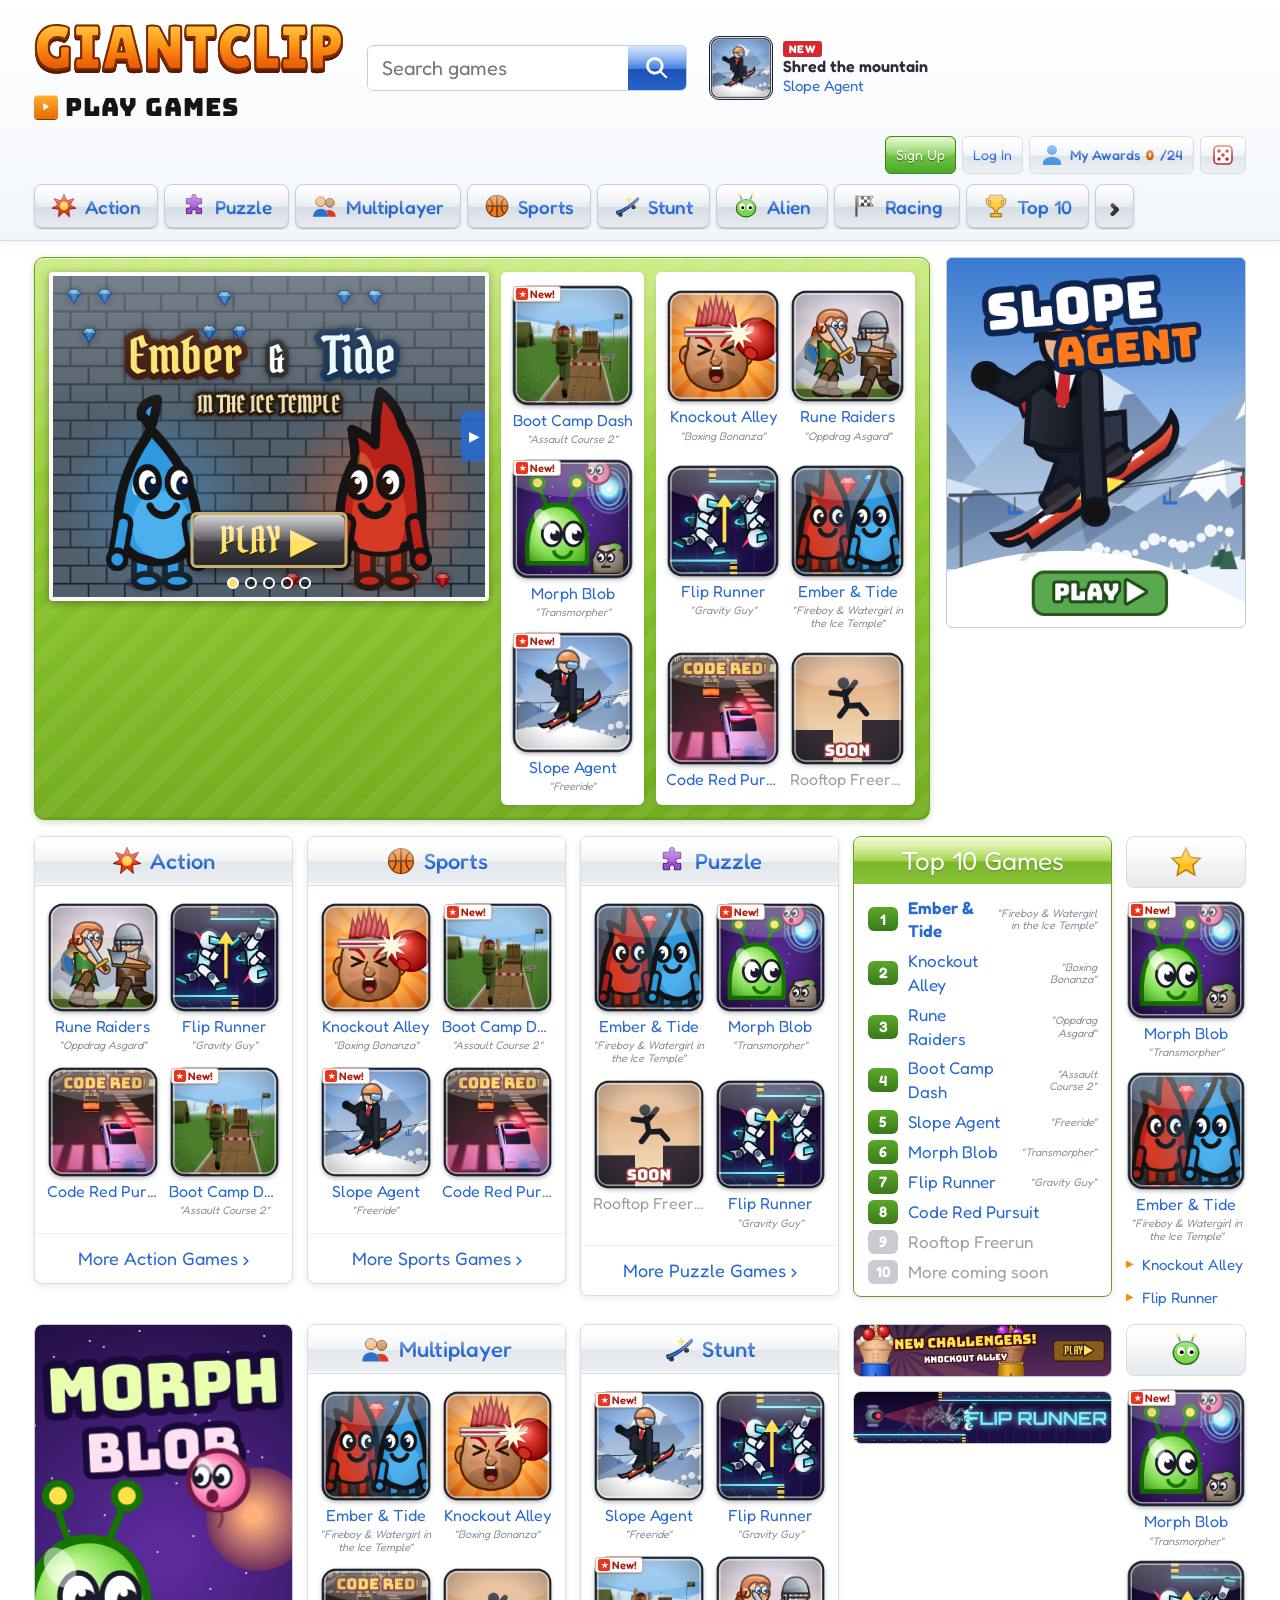
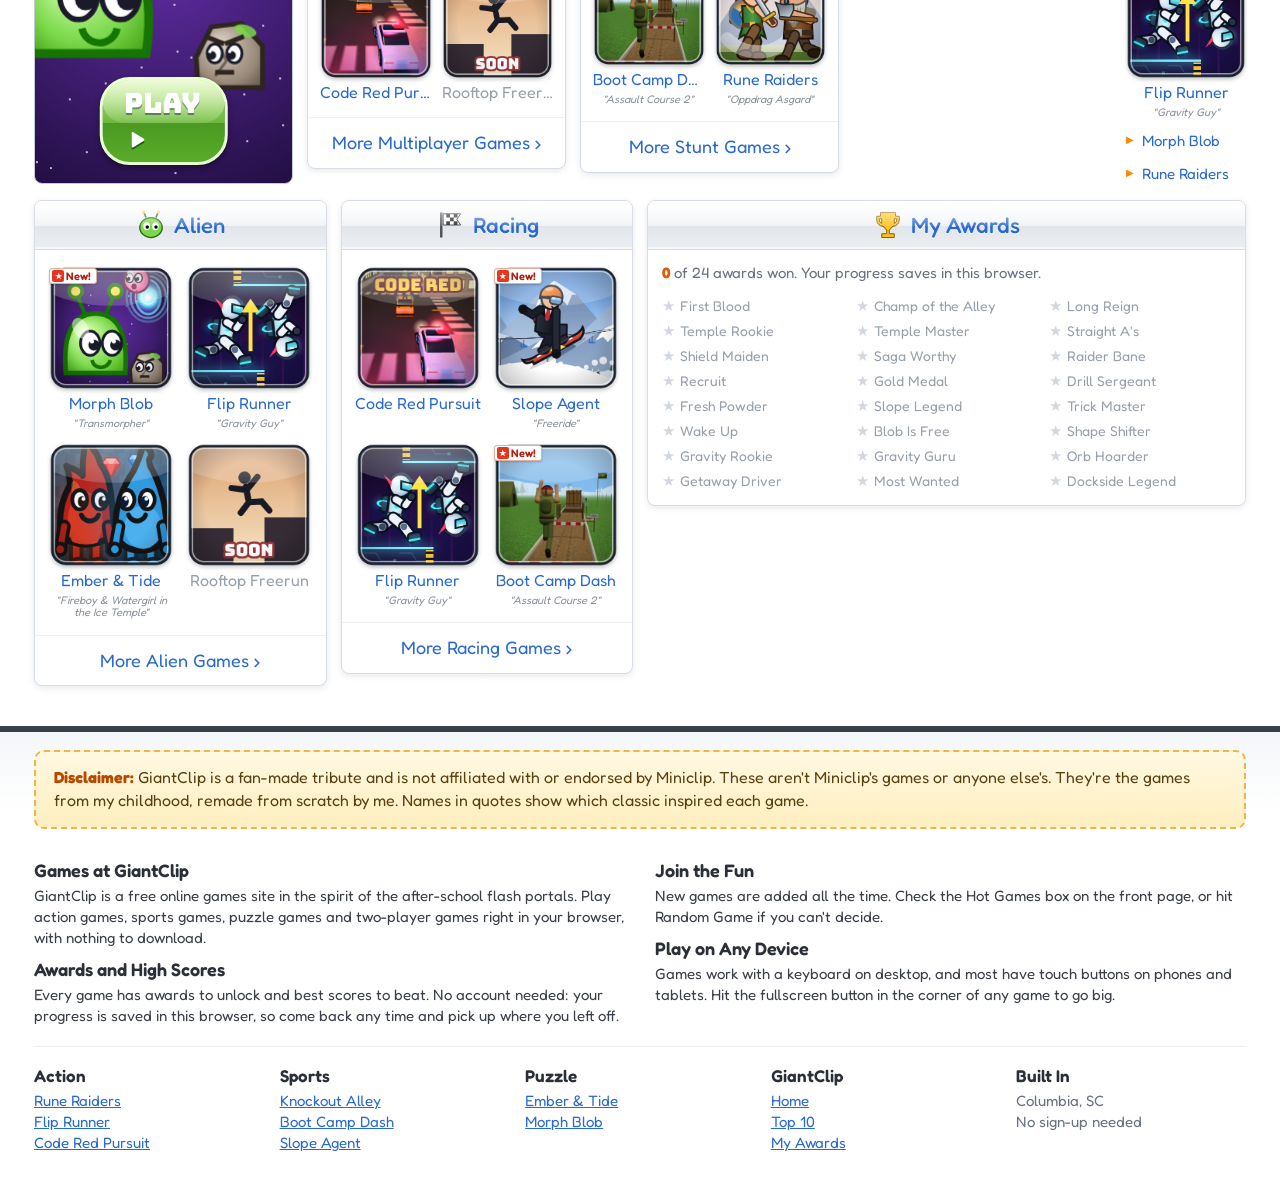
<file: index.html>
<!doctype html>
<html lang="en">
<head>
<meta charset="utf-8">
<meta name="viewport" content="width=device-width, initial-scale=1, viewport-fit=cover">
<title>GiantClip - Play Free Online Games</title>
<meta name="description" content="Free online games: boxing, temple puzzles, snowboarding, obstacle courses and more. No downloads.">
<link rel="preconnect" href="https://fonts.googleapis.com">
<link rel="stylesheet" href="https://fonts.googleapis.com/css2?family=Black+Ops+One&family=Bungee&family=Cinzel:wght@700;900&family=Metamorphous&family=Fredoka:wght@400;500;600;700&family=Lilita+One&family=Orbitron:wght@700&family=Pirata+One&display=swap">
<link rel="stylesheet" href="css/site.css">
</head>
<body>
<svg class="sprite" aria-hidden="true">
  <symbol id="i-search" viewBox="0 0 24 24"><path fill-rule="evenodd" d="M10 2a8 8 0 016.3 12.9l5.4 5.4-1.4 1.4-5.4-5.4A8 8 0 1110 2zm0 2.5a5.5 5.5 0 100 11 5.5 5.5 0 000-11z"/></symbol>
  <symbol id="i-action" viewBox="0 0 24 24"><path fill="#e8361e" stroke="#7a1a08" stroke-width=".8" d="M12 1l2.6 6.3 6.6-2.2-3.6 5.9L23 14l-6.7 1.1.8 6.9-5.1-4.6L6.9 22l.8-6.9L1 14l5.4-3-3.6-5.9 6.6 2.2z"/><circle cx="12" cy="12" r="4" fill="#ffd23a"/></symbol>
  <symbol id="i-sports" viewBox="0 0 24 24"><circle cx="12" cy="12" r="10" fill="#f07a1a" stroke="#7a3a08"/><path d="M2 12h20M12 2v20M5 5c4 3 4 11 0 14M19 5c-4 3-4 11 0 14" stroke="#5a2a04" stroke-width="1.2" fill="none"/></symbol>
  <symbol id="i-racing" viewBox="0 0 24 24"><path fill="#555" d="M4 2h2v20H4z"/><path fill="#fff" stroke="#333" stroke-width=".8" d="M6.5 3h14l-3 4.5 3 4.5h-14z"/><path fill="#222" d="M9 3h3v3H9zm6 0h3v3h-3zm-3 3h3v3h-3zm-3 3h3v3H9zm6 0h3v3h-3z"/></symbol>
  <symbol id="i-multi" viewBox="0 0 24 24"><circle cx="8" cy="8" r="4.5" fill="#f0b47e" stroke="#7a4a1e" stroke-width=".8"/><circle cx="16.5" cy="9" r="4" fill="#c98a52" stroke="#5a3010" stroke-width=".8"/><path fill="#2c71c8" d="M1 22c0-4.5 3-7.5 7-7.5s7 3 7 7.5z"/><path fill="#e8361e" d="M15 22c0-2.4-.7-4.4-2-5.8.8-.3 1.7-.5 2.6-.5 3.5 0 6.4 2.6 6.4 6.3z"/></symbol>
  <symbol id="i-puzzle" viewBox="0 0 24 24"><path fill="#a04ad8" stroke="#4a1a6a" stroke-width=".8" d="M10 3a2 2 0 014 0v2h5v5h-2a2 2 0 000 4h2v5h-5v-2a2 2 0 00-4 0v2H5v-5h2a2 2 0 000-4H5V5h5z"/></symbol>
  <symbol id="i-stunt" viewBox="0 0 24 24"><path fill="#2f6fd0" stroke="#0d2350" stroke-width=".8" d="M2 17c6-1 13-6 20-13l1 2C16 13 9 18 3 20z"/><circle cx="6" cy="20" r="2" fill="#333"/><circle cx="18" cy="13" r="2" fill="#333"/><path fill="#ffd23a" d="M14 2l1 3 3 1-3 1-1 3-1-3-3-1 3-1z"/></symbol>
  <symbol id="i-alien" viewBox="0 0 24 24"><ellipse cx="12" cy="14" rx="9" ry="8" fill="#7ad84a" stroke="#2a6a1a"/><ellipse cx="8.5" cy="13" rx="2.6" ry="3.2" fill="#fff"/><ellipse cx="15.5" cy="13" rx="2.6" ry="3.2" fill="#fff"/><circle cx="9" cy="13.5" r="1.4"/><circle cx="16" cy="13.5" r="1.4"/><path d="M8 6L6 1M16 6l2-5" stroke="#2a6a1a" stroke-width="1.4"/><circle cx="6" cy="1.5" r="1.4" fill="#ffd23a"/><circle cx="18" cy="1.5" r="1.4" fill="#ffd23a"/></symbol>
  <symbol id="i-top" viewBox="0 0 24 24"><path fill="#ffc21a" stroke="#8a5a00" stroke-width=".8" d="M6 2h12v3h3v3a5 5 0 01-5 5h-.3A6 6 0 0113 15.9V19h4v3H7v-3h4v-3.1A6 6 0 018.3 13H8a5 5 0 01-5-5V5h3zM5 7v1a3 3 0 002 2.8V7zm14 0h-2v3.8A3 3 0 0019 8z"/></symbol>
  <symbol id="i-star" viewBox="0 0 24 24"><path fill="#ffc21a" stroke="#b07a00" d="M12 2l3 6.6 7 .8-5.2 4.8 1.4 7L12 17.6 5.8 21.2l1.4-7L2 9.4l7-.8z"/></symbol>
  <symbol id="i-user" viewBox="0 0 24 24"><path fill="#4f97e3" d="M12 2a5 5 0 110 10 5 5 0 010-10zm0 12c5 0 9 2.5 9 6v2H3v-2c0-3.5 4-6 9-6z"/></symbol>
  <symbol id="i-dice" viewBox="0 0 24 24"><rect x="3" y="3" width="18" height="18" rx="4" fill="#fff" stroke="#c8282e" stroke-width="1.6"/><circle cx="8" cy="8" r="1.8" fill="#c8282e"/><circle cx="16" cy="16" r="1.8" fill="#c8282e"/><circle cx="12" cy="12" r="1.8" fill="#c8282e"/><circle cx="16" cy="8" r="1.8" fill="#c8282e"/><circle cx="8" cy="16" r="1.8" fill="#c8282e"/></symbol>
  <symbol id="i-full" viewBox="0 0 24 24"><path d="M3 9V3h6M15 3h6v6M21 15v6h-6M9 21H3v-6"/></symbol>
</svg>
<header class="mast"><div class="wrap mast-in">
  <a class="logo" href="index.html"><b>GIANTCLIP</b><span><i>▶</i>PLAY GAMES</span></a>
  <form class="searchbox" role="search" data-home="index.html">
    <input id="q" type="search" placeholder="Search games" aria-label="Search games">
    <button type="submit" aria-label="Search"><svg class="i"><use href="#i-search"/></svg></button>
  </form>
  <a class="mini-promo" href="games/slope-agent/index.html">
    <img src="assets/icons/sq-slope.png" alt="" width="64" height="64">
    <span><em>NEW</em><b>Shred the mountain</b><u>Slope Agent</u></span>
  </a>
  <div class="mast-links">
    <button type="button" class="mbtn signup" data-incoming>Sign Up</button><button type="button" class="mbtn" data-incoming>Log In</button>
    <a class="mbtn" href="index.html#awards"><svg class="i"><use href="#i-user"/></svg>My Awards <b class="award-total">0</b>/24</a>
    <a class="mbtn random" href="#" data-root="" title="Random game"><svg class="i"><use href="#i-dice"/></svg></a>
  </div>
</div>
<nav class="wrap pills" aria-label="Categories"><a class="pill" href="index.html#action"><svg class="i"><use href="#i-action"/></svg>Action</a><a class="pill" href="index.html#puzzle"><svg class="i"><use href="#i-puzzle"/></svg>Puzzle</a><a class="pill" href="index.html#multiplayer"><svg class="i"><use href="#i-multi"/></svg>Multiplayer</a><a class="pill" href="index.html#sports"><svg class="i"><use href="#i-sports"/></svg>Sports</a><a class="pill" href="index.html#stunt"><svg class="i"><use href="#i-stunt"/></svg>Stunt</a><a class="pill" href="index.html#alien"><svg class="i"><use href="#i-alien"/></svg>Alien</a><a class="pill" href="index.html#racing"><svg class="i"><use href="#i-racing"/></svg>Racing</a><a class="pill" href="index.html#top"><svg class="i"><use href="#i-top"/></svg>Top 10</a><a class="pill arrow random" href="#" data-root="" aria-label="Random game">›</a></nav>
</header>
<main class="wrap home">
  <div class="row1">
    <section class="frame-green">
      <div class="hero">
        <a id="fLink" href="games/ember-tide/index.html"><img id="fImg" src="assets/icons/hero-ember.png" alt="Ember and Tide" width="620" height="460"></a>
        <a class="heroplay" id="fPlay" href="games/ember-tide/index.html">PLAY ▶</a>
        <div class="dots"><button type="button" data-i="0" aria-current="true" aria-label="Slide 1"></button><button type="button" data-i="1" aria-label="Slide 2"></button><button type="button" data-i="2" aria-label="Slide 3"></button><button type="button" data-i="3" aria-label="Slide 4"></button><button type="button" data-i="4" aria-label="Slide 5"></button></div>
        <button type="button" class="next-slide" id="next" aria-label="Next game">▶</button>
      </div>
      <div class="col3"><a class="gi " href="games/boot-camp-dash/index.html" data-name="Boot Camp Dash Sports"><i class="newtag">New!</i><img src="assets/icons/sq-bootcamp.png" alt="" width="104" height="104" loading="lazy"><span>Boot Camp Dash</span><small class="orig">"Assault Course 2"</small></a><a class="gi " href="games/morph-blob/index.html" data-name="Morph Blob Puzzle"><i class="newtag">New!</i><img src="assets/icons/sq-morph.png" alt="" width="104" height="104" loading="lazy"><span>Morph Blob</span><small class="orig">"Transmorpher"</small></a><a class="gi " href="games/slope-agent/index.html" data-name="Slope Agent Stunt"><i class="newtag">New!</i><img src="assets/icons/sq-slope.png" alt="" width="104" height="104" loading="lazy"><span>Slope Agent</span><small class="orig">"Freeride"</small></a></div>
      <div class="grid6"><a class="gi " href="games/knockout-alley/index.html" data-name="Knockout Alley Sports"><img src="assets/icons/sq-knockout.png" alt="" width="104" height="104" loading="lazy"><span>Knockout Alley</span><small class="orig">"Boxing Bonanza"</small></a><a class="gi " href="games/rune-raiders/index.html" data-name="Rune Raiders Action"><img src="assets/icons/sq-rune.png" alt="" width="104" height="104" loading="lazy"><span>Rune Raiders</span><small class="orig">"Oppdrag Asgard"</small></a><a class="gi " href="games/flip-runner/index.html" data-name="Flip Runner Action"><img src="assets/icons/sq-flip.png" alt="" width="104" height="104" loading="lazy"><span>Flip Runner</span><small class="orig">"Gravity Guy"</small></a><a class="gi " href="games/ember-tide/index.html" data-name="Ember &amp; Tide Puzzle"><img src="assets/icons/sq-ember.png" alt="" width="104" height="104" loading="lazy"><span>Ember &amp; Tide</span><small class="orig">"Fireboy &amp; Watergirl in the Ice Temple"</small></a><a class="gi " href="games/code-red-pursuit/index.html" data-name="Code Red Pursuit Racing"><img src="assets/icons/sq-pursuit.png" alt="" width="104" height="104" loading="lazy"><span>Code Red Pursuit</span></a><div class="gi soon " data-name="Rooftop Freerun"><img src="assets/icons/sq-free.png" alt="" width="104" height="104" loading="lazy"><span>Rooftop Freerun</span></div></div>
    </section>
    <a class="bigpromo" href="games/slope-agent/index.html" aria-label="Play Slope Agent"><img src="assets/icons/tall-slope.png" alt="" width="380" height="470"></a>
  </div>

  <div class="row2">
    <section class="card" id="action"><h2 class="ch"><svg class="i"><use href="#i-action"/></svg>Action</h2><div class="grid4"><a class="gi " href="games/rune-raiders/index.html" data-name="Rune Raiders Action"><img src="assets/icons/sq-rune.png" alt="" width="104" height="104" loading="lazy"><span>Rune Raiders</span><small class="orig">"Oppdrag Asgard"</small></a><a class="gi " href="games/flip-runner/index.html" data-name="Flip Runner Action"><img src="assets/icons/sq-flip.png" alt="" width="104" height="104" loading="lazy"><span>Flip Runner</span><small class="orig">"Gravity Guy"</small></a><a class="gi " href="games/code-red-pursuit/index.html" data-name="Code Red Pursuit Racing"><img src="assets/icons/sq-pursuit.png" alt="" width="104" height="104" loading="lazy"><span>Code Red Pursuit</span></a><a class="gi " href="games/boot-camp-dash/index.html" data-name="Boot Camp Dash Sports"><i class="newtag">New!</i><img src="assets/icons/sq-bootcamp.png" alt="" width="104" height="104" loading="lazy"><span>Boot Camp Dash</span><small class="orig">"Assault Course 2"</small></a></div><a class="more" href="#action">More Action Games ›</a></section>
    <section class="card" id="sports"><h2 class="ch"><svg class="i"><use href="#i-sports"/></svg>Sports</h2><div class="grid4"><a class="gi " href="games/knockout-alley/index.html" data-name="Knockout Alley Sports"><img src="assets/icons/sq-knockout.png" alt="" width="104" height="104" loading="lazy"><span>Knockout Alley</span><small class="orig">"Boxing Bonanza"</small></a><a class="gi " href="games/boot-camp-dash/index.html" data-name="Boot Camp Dash Sports"><i class="newtag">New!</i><img src="assets/icons/sq-bootcamp.png" alt="" width="104" height="104" loading="lazy"><span>Boot Camp Dash</span><small class="orig">"Assault Course 2"</small></a><a class="gi " href="games/slope-agent/index.html" data-name="Slope Agent Stunt"><i class="newtag">New!</i><img src="assets/icons/sq-slope.png" alt="" width="104" height="104" loading="lazy"><span>Slope Agent</span><small class="orig">"Freeride"</small></a><a class="gi " href="games/code-red-pursuit/index.html" data-name="Code Red Pursuit Racing"><img src="assets/icons/sq-pursuit.png" alt="" width="104" height="104" loading="lazy"><span>Code Red Pursuit</span></a></div><a class="more" href="#sports">More Sports Games ›</a></section>
    <section class="card" id="puzzle"><h2 class="ch"><svg class="i"><use href="#i-puzzle"/></svg>Puzzle</h2><div class="grid4"><a class="gi " href="games/ember-tide/index.html" data-name="Ember &amp; Tide Puzzle"><img src="assets/icons/sq-ember.png" alt="" width="104" height="104" loading="lazy"><span>Ember &amp; Tide</span><small class="orig">"Fireboy &amp; Watergirl in the Ice Temple"</small></a><a class="gi " href="games/morph-blob/index.html" data-name="Morph Blob Puzzle"><i class="newtag">New!</i><img src="assets/icons/sq-morph.png" alt="" width="104" height="104" loading="lazy"><span>Morph Blob</span><small class="orig">"Transmorpher"</small></a><div class="gi soon " data-name="Rooftop Freerun"><img src="assets/icons/sq-free.png" alt="" width="104" height="104" loading="lazy"><span>Rooftop Freerun</span></div><a class="gi " href="games/flip-runner/index.html" data-name="Flip Runner Action"><img src="assets/icons/sq-flip.png" alt="" width="104" height="104" loading="lazy"><span>Flip Runner</span><small class="orig">"Gravity Guy"</small></a></div><a class="more" href="#puzzle">More Puzzle Games ›</a></section>
    <section class="top10" id="top"><h2>Top 10 Games</h2><ol><li><i>1</i><a href="games/ember-tide/index.html">Ember &amp; Tide</a><small class="orig">"Fireboy &amp; Watergirl in the Ice Temple"</small></li><li><i>2</i><a href="games/knockout-alley/index.html">Knockout Alley</a><small class="orig">"Boxing Bonanza"</small></li><li><i>3</i><a href="games/rune-raiders/index.html">Rune Raiders</a><small class="orig">"Oppdrag Asgard"</small></li><li><i>4</i><a href="games/boot-camp-dash/index.html">Boot Camp Dash</a><small class="orig">"Assault Course 2"</small></li><li><i>5</i><a href="games/slope-agent/index.html">Slope Agent</a><small class="orig">"Freeride"</small></li><li><i>6</i><a href="games/morph-blob/index.html">Morph Blob</a><small class="orig">"Transmorpher"</small></li><li><i>7</i><a href="games/flip-runner/index.html">Flip Runner</a><small class="orig">"Gravity Guy"</small></li><li><i>8</i><a href="games/code-red-pursuit/index.html">Code Red Pursuit</a></li><li class="off"><i>9</i><span>Rooftop Freerun</span></li><li class="off"><i>10</i><span>More coming soon</span></li></ol></section>
    <aside class="narrow">
      <div class="nh"><svg class="i"><use href="#i-star"/></svg></div>
      <a class="gi solo" href="games/morph-blob/index.html" data-name="Morph Blob Puzzle"><i class="newtag">New!</i><img src="assets/icons/sq-morph.png" alt="" width="104" height="104" loading="lazy"><span>Morph Blob</span><small class="orig">"Transmorpher"</small></a><a class="gi solo" href="games/ember-tide/index.html" data-name="Ember &amp; Tide Puzzle"><img src="assets/icons/sq-ember.png" alt="" width="104" height="104" loading="lazy"><span>Ember &amp; Tide</span><small class="orig">"Fireboy &amp; Watergirl in the Ice Temple"</small></a>
      <a class="tri" href="games/knockout-alley/index.html">Knockout Alley</a><a class="tri" href="games/flip-runner/index.html">Flip Runner</a>
    </aside>
  </div>

  <div class="row3">
    <a class="tallpromo" href="games/morph-blob/index.html" aria-label="Play Morph Blob"><img src="assets/icons/tall-morph.png" alt="" width="300" height="460"><span class="greenplay">PLAY ▶</span></a>
    <section class="card" id="multiplayer"><h2 class="ch"><svg class="i"><use href="#i-multi"/></svg>Multiplayer</h2><div class="grid4"><a class="gi " href="games/ember-tide/index.html" data-name="Ember &amp; Tide Puzzle"><img src="assets/icons/sq-ember.png" alt="" width="104" height="104" loading="lazy"><span>Ember &amp; Tide</span><small class="orig">"Fireboy &amp; Watergirl in the Ice Temple"</small></a><a class="gi " href="games/knockout-alley/index.html" data-name="Knockout Alley Sports"><img src="assets/icons/sq-knockout.png" alt="" width="104" height="104" loading="lazy"><span>Knockout Alley</span><small class="orig">"Boxing Bonanza"</small></a><a class="gi " href="games/code-red-pursuit/index.html" data-name="Code Red Pursuit Racing"><img src="assets/icons/sq-pursuit.png" alt="" width="104" height="104" loading="lazy"><span>Code Red Pursuit</span></a><div class="gi soon " data-name="Rooftop Freerun"><img src="assets/icons/sq-free.png" alt="" width="104" height="104" loading="lazy"><span>Rooftop Freerun</span></div></div><a class="more" href="#multiplayer">More Multiplayer Games ›</a></section>
    <section class="card" id="stunt"><h2 class="ch"><svg class="i"><use href="#i-stunt"/></svg>Stunt</h2><div class="grid4"><a class="gi " href="games/slope-agent/index.html" data-name="Slope Agent Stunt"><i class="newtag">New!</i><img src="assets/icons/sq-slope.png" alt="" width="104" height="104" loading="lazy"><span>Slope Agent</span><small class="orig">"Freeride"</small></a><a class="gi " href="games/flip-runner/index.html" data-name="Flip Runner Action"><img src="assets/icons/sq-flip.png" alt="" width="104" height="104" loading="lazy"><span>Flip Runner</span><small class="orig">"Gravity Guy"</small></a><a class="gi " href="games/boot-camp-dash/index.html" data-name="Boot Camp Dash Sports"><i class="newtag">New!</i><img src="assets/icons/sq-bootcamp.png" alt="" width="104" height="104" loading="lazy"><span>Boot Camp Dash</span><small class="orig">"Assault Course 2"</small></a><a class="gi " href="games/rune-raiders/index.html" data-name="Rune Raiders Action"><img src="assets/icons/sq-rune.png" alt="" width="104" height="104" loading="lazy"><span>Rune Raiders</span><small class="orig">"Oppdrag Asgard"</small></a></div><a class="more" href="#stunt">More Stunt Games ›</a></section>
    <div class="stack2">
      <a class="widepromo" href="games/knockout-alley/index.html" aria-label="Play Knockout Alley"><img src="assets/icons/wide-knockout.png" alt="" width="760" height="150"></a>
      <a class="widepromo" href="games/flip-runner/index.html" aria-label="Play Flip Runner"><img src="assets/icons/wide-flip.png" alt="" width="760" height="150"></a>
      <section class="card mine" id="recent" hidden><h2 class="ch">Recently Played</h2><div class="minelist" data-list="recent"></div></section>
    </div>
    <aside class="narrow">
      <div class="nh"><svg class="i"><use href="#i-alien"/></svg></div>
      <a class="gi solo" href="games/morph-blob/index.html" data-name="Morph Blob Puzzle"><i class="newtag">New!</i><img src="assets/icons/sq-morph.png" alt="" width="104" height="104" loading="lazy"><span>Morph Blob</span><small class="orig">"Transmorpher"</small></a><a class="gi solo" href="games/flip-runner/index.html" data-name="Flip Runner Action"><img src="assets/icons/sq-flip.png" alt="" width="104" height="104" loading="lazy"><span>Flip Runner</span><small class="orig">"Gravity Guy"</small></a>
      <a class="tri" href="games/morph-blob/index.html">Morph Blob</a><a class="tri" href="games/rune-raiders/index.html">Rune Raiders</a>
    </aside>
  </div>

  <div class="row4">
    <section class="card" id="alien"><h2 class="ch"><svg class="i"><use href="#i-alien"/></svg>Alien</h2><div class="grid4"><a class="gi " href="games/morph-blob/index.html" data-name="Morph Blob Puzzle"><i class="newtag">New!</i><img src="assets/icons/sq-morph.png" alt="" width="104" height="104" loading="lazy"><span>Morph Blob</span><small class="orig">"Transmorpher"</small></a><a class="gi " href="games/flip-runner/index.html" data-name="Flip Runner Action"><img src="assets/icons/sq-flip.png" alt="" width="104" height="104" loading="lazy"><span>Flip Runner</span><small class="orig">"Gravity Guy"</small></a><a class="gi " href="games/ember-tide/index.html" data-name="Ember &amp; Tide Puzzle"><img src="assets/icons/sq-ember.png" alt="" width="104" height="104" loading="lazy"><span>Ember &amp; Tide</span><small class="orig">"Fireboy &amp; Watergirl in the Ice Temple"</small></a><div class="gi soon " data-name="Rooftop Freerun"><img src="assets/icons/sq-free.png" alt="" width="104" height="104" loading="lazy"><span>Rooftop Freerun</span></div></div><a class="more" href="#alien">More Alien Games ›</a></section>
    <section class="card" id="racing"><h2 class="ch"><svg class="i"><use href="#i-racing"/></svg>Racing</h2><div class="grid4"><a class="gi " href="games/code-red-pursuit/index.html" data-name="Code Red Pursuit Racing"><img src="assets/icons/sq-pursuit.png" alt="" width="104" height="104" loading="lazy"><span>Code Red Pursuit</span></a><a class="gi " href="games/slope-agent/index.html" data-name="Slope Agent Stunt"><i class="newtag">New!</i><img src="assets/icons/sq-slope.png" alt="" width="104" height="104" loading="lazy"><span>Slope Agent</span><small class="orig">"Freeride"</small></a><a class="gi " href="games/flip-runner/index.html" data-name="Flip Runner Action"><img src="assets/icons/sq-flip.png" alt="" width="104" height="104" loading="lazy"><span>Flip Runner</span><small class="orig">"Gravity Guy"</small></a><a class="gi " href="games/boot-camp-dash/index.html" data-name="Boot Camp Dash Sports"><i class="newtag">New!</i><img src="assets/icons/sq-bootcamp.png" alt="" width="104" height="104" loading="lazy"><span>Boot Camp Dash</span><small class="orig">"Assault Course 2"</small></a></div><a class="more" href="#racing">More Racing Games ›</a></section>
    <section class="card awardsbox" id="awards"><h2 class="ch"><svg class="i"><use href="#i-top"/></svg>My Awards</h2>
      <p class="awardline"><b class="award-total">0</b> of 24 awards won. Your progress saves in this browser.</p>
      <ul class="awardlist">
        <li data-award="ka-first">First Blood</li><li data-award="ka-champ">Champ of the Alley</li><li data-award="ka-defend">Long Reign</li>
        <li data-award="et-first">Temple Rookie</li><li data-award="et-all">Temple Master</li><li data-award="et-ace">Straight A's</li>
        <li data-award="rr-done">Shield Maiden</li><li data-award="rr-stars">Saga Worthy</li><li data-award="rr-kills">Raider Bane</li>
        <li data-award="bc-done">Recruit</li><li data-award="bc-gold">Gold Medal</li><li data-award="bc-sgt">Drill Sergeant</li>
        <li data-award="sa-5k">Fresh Powder</li><li data-award="sa-15k">Slope Legend</li><li data-award="sa-trick">Trick Master</li>
        <li data-award="mb-first">Wake Up</li><li data-award="mb-all">Blob Is Free</li><li data-award="mb-stars">Shape Shifter</li>
        <li data-award="fr-500">Gravity Rookie</li><li data-award="fr-2000">Gravity Guru</li><li data-award="fr-orbs">Orb Hoarder</li>
        <li data-award="crp-cash">Getaway Driver</li><li data-award="crp-surv">Most Wanted</li><li data-award="crp-legend">Dockside Legend</li>
      </ul>
    </section>
    <section class="card mine" id="favs" hidden><h2 class="ch">My Favorites</h2><div class="minelist" data-list="favs"></div></section>
  </div>
</main>
<footer class="foot"><div class="wrap">
  <div class="disclaimer"><b>Disclaimer:</b> GiantClip is a fan-made tribute and is not affiliated with or endorsed by Miniclip. These aren't Miniclip's games or anyone else's. They're the games from my childhood, remade from scratch by me. Names in quotes show which classic inspired each game.</div>
  <div class="about">
    <section><h3>Games at GiantClip</h3><p>GiantClip is a free online games site in the spirit of the after-school flash portals. Play action games, sports games, puzzle games and two-player games right in your browser, with nothing to download.</p>
    <h3>Awards and High Scores</h3><p>Every game has awards to unlock and best scores to beat. No account needed: your progress is saved in this browser, so come back any time and pick up where you left off.</p></section>
    <section><h3>Join the Fun</h3><p>New games are added all the time. Check the Hot Games box on the front page, or hit Random Game if you can't decide.</p>
    <h3>Play on Any Device</h3><p>Games work with a keyboard on desktop, and most have touch buttons on phones and tablets. Hit the fullscreen button in the corner of any game to go big.</p></section>
  </div>
  <div class="cols">
    <div><h4>Action</h4><a href="games/rune-raiders/index.html">Rune Raiders</a><a href="games/flip-runner/index.html">Flip Runner</a><a href="games/code-red-pursuit/index.html">Code Red Pursuit</a></div>
    <div><h4>Sports</h4><a href="games/knockout-alley/index.html">Knockout Alley</a><a href="games/boot-camp-dash/index.html">Boot Camp Dash</a><a href="games/slope-agent/index.html">Slope Agent</a></div>
    <div><h4>Puzzle</h4><a href="games/ember-tide/index.html">Ember &amp; Tide</a><a href="games/morph-blob/index.html">Morph Blob</a></div>
    <div><h4>GiantClip</h4><a href="index.html">Home</a><a href="index.html#top">Top 10</a><a href="index.html#awards">My Awards</a></div>
    <div><h4>Built In</h4><span>Columbia, SC</span><span>No sign-up needed</span></div>
  </div>
</div></footer>
<script src="js/site.js"></script>
</body>
</html>
</file>
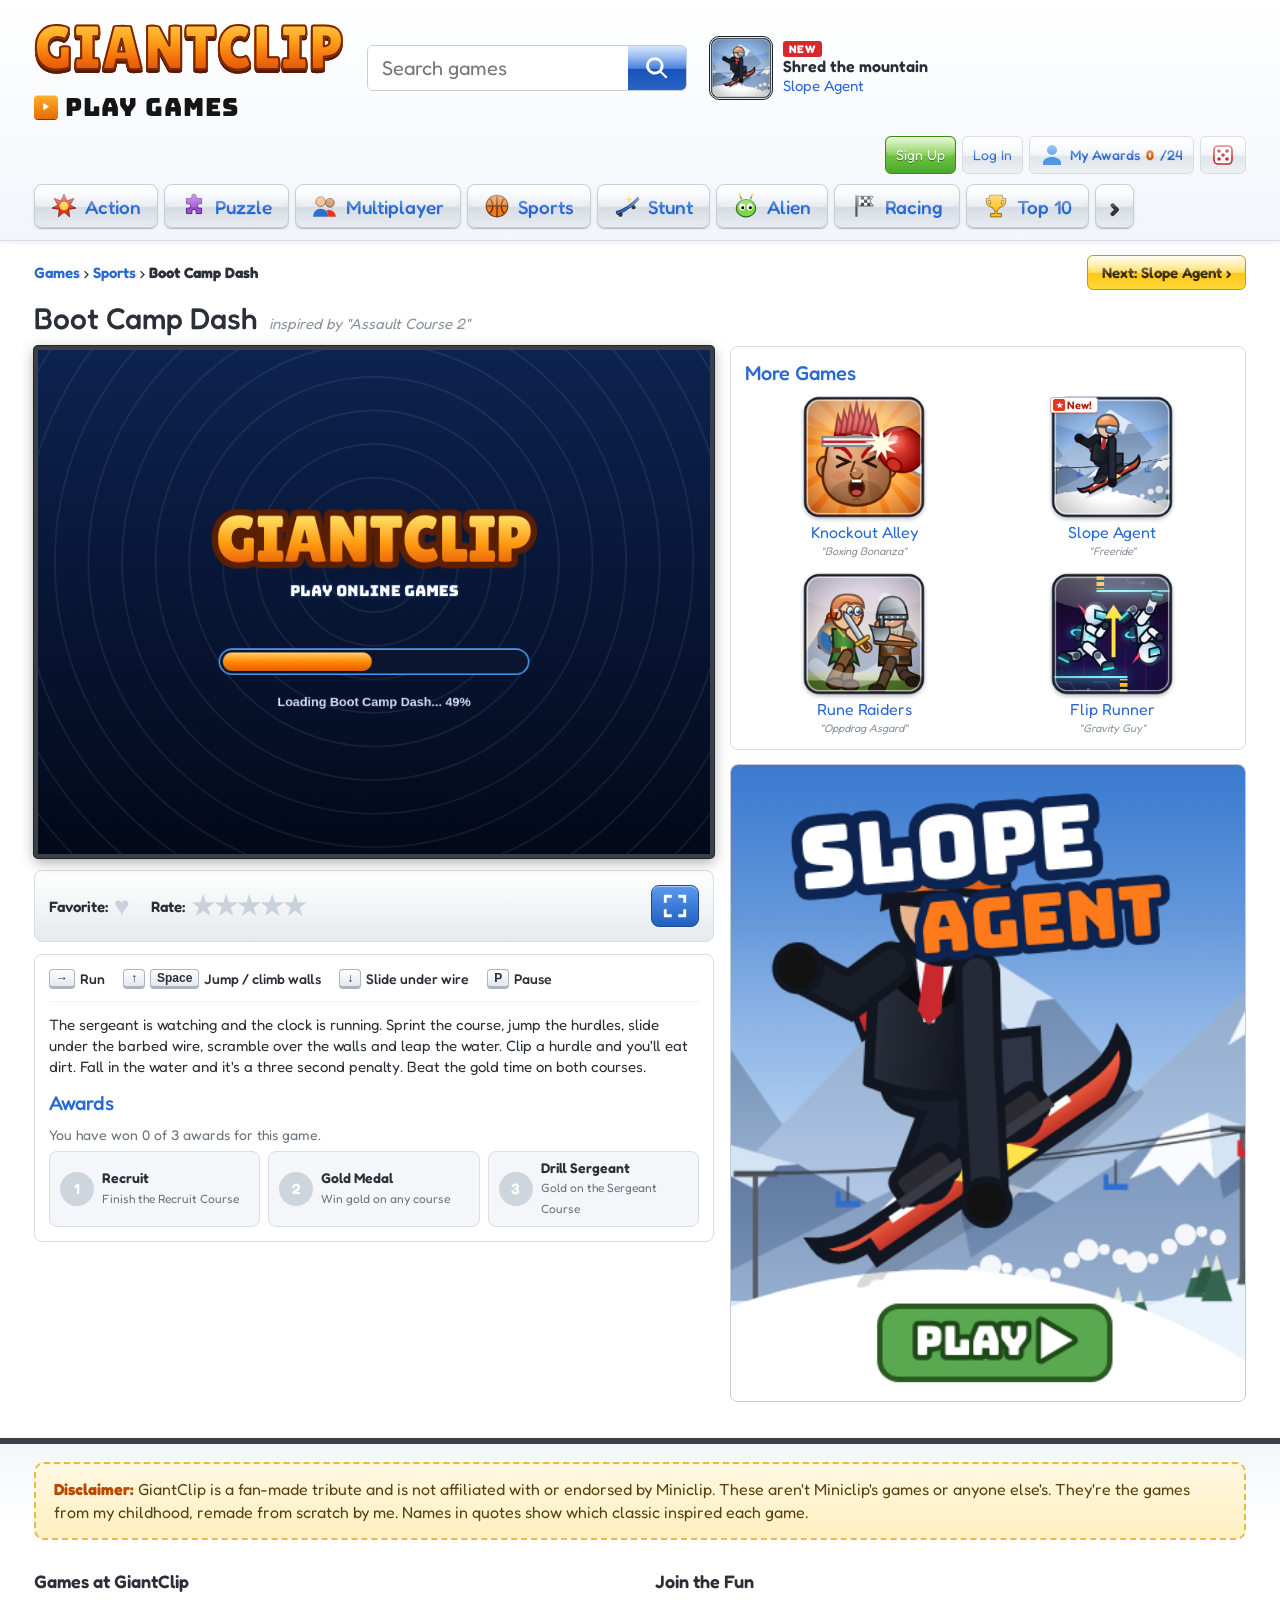
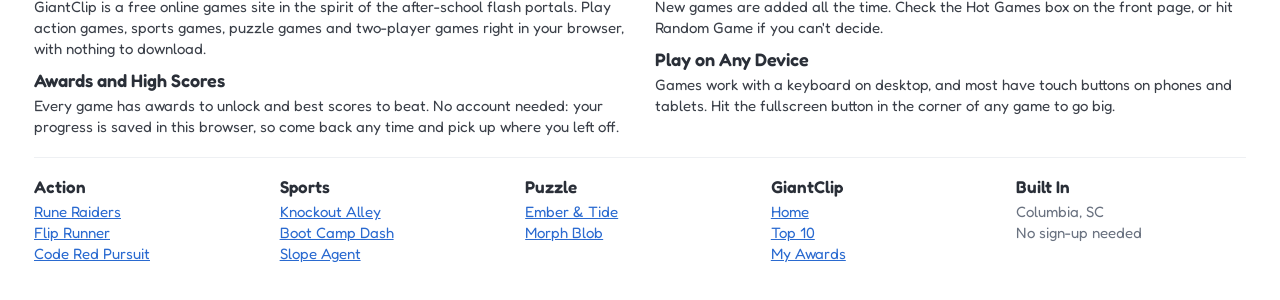
<file: games/boot-camp-dash/index.html>
<!doctype html>
<html lang="en">
<head>
<meta charset="utf-8">
<meta name="viewport" content="width=device-width, initial-scale=1, viewport-fit=cover">
<title>Boot Camp Dash | GiantClip</title>
<meta name="description" content="Free online games: boxing, temple puzzles, snowboarding, obstacle courses and more. No downloads.">
<link rel="preconnect" href="https://fonts.googleapis.com">
<link rel="stylesheet" href="https://fonts.googleapis.com/css2?family=Black+Ops+One&family=Bungee&family=Cinzel:wght@700;900&family=Metamorphous&family=Fredoka:wght@400;500;600;700&family=Lilita+One&family=Orbitron:wght@700&family=Pirata+One&display=swap">
<link rel="stylesheet" href="../../css/site.css">
</head>
<body data-game="boot-camp-dash">
<svg class="sprite" aria-hidden="true">
  <symbol id="i-search" viewBox="0 0 24 24"><path fill-rule="evenodd" d="M10 2a8 8 0 016.3 12.9l5.4 5.4-1.4 1.4-5.4-5.4A8 8 0 1110 2zm0 2.5a5.5 5.5 0 100 11 5.5 5.5 0 000-11z"/></symbol>
  <symbol id="i-action" viewBox="0 0 24 24"><path fill="#e8361e" stroke="#7a1a08" stroke-width=".8" d="M12 1l2.6 6.3 6.6-2.2-3.6 5.9L23 14l-6.7 1.1.8 6.9-5.1-4.6L6.9 22l.8-6.9L1 14l5.4-3-3.6-5.9 6.6 2.2z"/><circle cx="12" cy="12" r="4" fill="#ffd23a"/></symbol>
  <symbol id="i-sports" viewBox="0 0 24 24"><circle cx="12" cy="12" r="10" fill="#f07a1a" stroke="#7a3a08"/><path d="M2 12h20M12 2v20M5 5c4 3 4 11 0 14M19 5c-4 3-4 11 0 14" stroke="#5a2a04" stroke-width="1.2" fill="none"/></symbol>
  <symbol id="i-racing" viewBox="0 0 24 24"><path fill="#555" d="M4 2h2v20H4z"/><path fill="#fff" stroke="#333" stroke-width=".8" d="M6.5 3h14l-3 4.5 3 4.5h-14z"/><path fill="#222" d="M9 3h3v3H9zm6 0h3v3h-3zm-3 3h3v3h-3zm-3 3h3v3H9zm6 0h3v3h-3z"/></symbol>
  <symbol id="i-multi" viewBox="0 0 24 24"><circle cx="8" cy="8" r="4.5" fill="#f0b47e" stroke="#7a4a1e" stroke-width=".8"/><circle cx="16.5" cy="9" r="4" fill="#c98a52" stroke="#5a3010" stroke-width=".8"/><path fill="#2c71c8" d="M1 22c0-4.5 3-7.5 7-7.5s7 3 7 7.5z"/><path fill="#e8361e" d="M15 22c0-2.4-.7-4.4-2-5.8.8-.3 1.7-.5 2.6-.5 3.5 0 6.4 2.6 6.4 6.3z"/></symbol>
  <symbol id="i-puzzle" viewBox="0 0 24 24"><path fill="#a04ad8" stroke="#4a1a6a" stroke-width=".8" d="M10 3a2 2 0 014 0v2h5v5h-2a2 2 0 000 4h2v5h-5v-2a2 2 0 00-4 0v2H5v-5h2a2 2 0 000-4H5V5h5z"/></symbol>
  <symbol id="i-stunt" viewBox="0 0 24 24"><path fill="#2f6fd0" stroke="#0d2350" stroke-width=".8" d="M2 17c6-1 13-6 20-13l1 2C16 13 9 18 3 20z"/><circle cx="6" cy="20" r="2" fill="#333"/><circle cx="18" cy="13" r="2" fill="#333"/><path fill="#ffd23a" d="M14 2l1 3 3 1-3 1-1 3-1-3-3-1 3-1z"/></symbol>
  <symbol id="i-alien" viewBox="0 0 24 24"><ellipse cx="12" cy="14" rx="9" ry="8" fill="#7ad84a" stroke="#2a6a1a"/><ellipse cx="8.5" cy="13" rx="2.6" ry="3.2" fill="#fff"/><ellipse cx="15.5" cy="13" rx="2.6" ry="3.2" fill="#fff"/><circle cx="9" cy="13.5" r="1.4"/><circle cx="16" cy="13.5" r="1.4"/><path d="M8 6L6 1M16 6l2-5" stroke="#2a6a1a" stroke-width="1.4"/><circle cx="6" cy="1.5" r="1.4" fill="#ffd23a"/><circle cx="18" cy="1.5" r="1.4" fill="#ffd23a"/></symbol>
  <symbol id="i-top" viewBox="0 0 24 24"><path fill="#ffc21a" stroke="#8a5a00" stroke-width=".8" d="M6 2h12v3h3v3a5 5 0 01-5 5h-.3A6 6 0 0113 15.9V19h4v3H7v-3h4v-3.1A6 6 0 018.3 13H8a5 5 0 01-5-5V5h3zM5 7v1a3 3 0 002 2.8V7zm14 0h-2v3.8A3 3 0 0019 8z"/></symbol>
  <symbol id="i-star" viewBox="0 0 24 24"><path fill="#ffc21a" stroke="#b07a00" d="M12 2l3 6.6 7 .8-5.2 4.8 1.4 7L12 17.6 5.8 21.2l1.4-7L2 9.4l7-.8z"/></symbol>
  <symbol id="i-user" viewBox="0 0 24 24"><path fill="#4f97e3" d="M12 2a5 5 0 110 10 5 5 0 010-10zm0 12c5 0 9 2.5 9 6v2H3v-2c0-3.5 4-6 9-6z"/></symbol>
  <symbol id="i-dice" viewBox="0 0 24 24"><rect x="3" y="3" width="18" height="18" rx="4" fill="#fff" stroke="#c8282e" stroke-width="1.6"/><circle cx="8" cy="8" r="1.8" fill="#c8282e"/><circle cx="16" cy="16" r="1.8" fill="#c8282e"/><circle cx="12" cy="12" r="1.8" fill="#c8282e"/><circle cx="16" cy="8" r="1.8" fill="#c8282e"/><circle cx="8" cy="16" r="1.8" fill="#c8282e"/></symbol>
  <symbol id="i-full" viewBox="0 0 24 24"><path d="M3 9V3h6M15 3h6v6M21 15v6h-6M9 21H3v-6"/></symbol>
</svg>
<header class="mast"><div class="wrap mast-in">
  <a class="logo" href="../../index.html"><b>GIANTCLIP</b><span><i>▶</i>PLAY GAMES</span></a>
  <form class="searchbox" role="search" data-home="../../index.html">
    <input id="q" type="search" placeholder="Search games" aria-label="Search games">
    <button type="submit" aria-label="Search"><svg class="i"><use href="#i-search"/></svg></button>
  </form>
  <a class="mini-promo" href="../../games/slope-agent/index.html">
    <img src="../../assets/icons/sq-slope.png" alt="" width="64" height="64">
    <span><em>NEW</em><b>Shred the mountain</b><u>Slope Agent</u></span>
  </a>
  <div class="mast-links">
    <button type="button" class="mbtn signup" data-incoming>Sign Up</button><button type="button" class="mbtn" data-incoming>Log In</button>
    <a class="mbtn" href="../../index.html#awards"><svg class="i"><use href="#i-user"/></svg>My Awards <b class="award-total">0</b>/24</a>
    <a class="mbtn random" href="#" data-root="../../" title="Random game"><svg class="i"><use href="#i-dice"/></svg></a>
  </div>
</div>
<nav class="wrap pills" aria-label="Categories"><a class="pill" href="../../index.html#action"><svg class="i"><use href="#i-action"/></svg>Action</a><a class="pill" href="../../index.html#puzzle"><svg class="i"><use href="#i-puzzle"/></svg>Puzzle</a><a class="pill" href="../../index.html#multiplayer"><svg class="i"><use href="#i-multi"/></svg>Multiplayer</a><a class="pill" href="../../index.html#sports"><svg class="i"><use href="#i-sports"/></svg>Sports</a><a class="pill" href="../../index.html#stunt"><svg class="i"><use href="#i-stunt"/></svg>Stunt</a><a class="pill" href="../../index.html#alien"><svg class="i"><use href="#i-alien"/></svg>Alien</a><a class="pill" href="../../index.html#racing"><svg class="i"><use href="#i-racing"/></svg>Racing</a><a class="pill" href="../../index.html#top"><svg class="i"><use href="#i-top"/></svg>Top 10</a><a class="pill arrow random" href="#" data-root="../../" aria-label="Random game">›</a></nav>
</header>
<main class="wrap gamewrap">
  <div class="crumbs">
    <nav aria-label="Breadcrumb"><a href="../../index.html">Games</a> › <a href="../../index.html#sports">Sports</a> › <strong>Boot Camp Dash</strong></nav>
    <a class="next" href="../slope-agent/index.html">Next: Slope Agent ›</a>
  </div>
  <h1 class="gtitle">Boot Camp Dash <small>inspired by "Assault Course 2"</small></h1>
  <div class="gamepage">
    <div class="stage">
      <div class="frame"><canvas id="bc" width="800" height="600" tabindex="0" aria-label="Boot Camp Dash game"></canvas></div>
      <div class="pad" aria-label="Touch controls">
        <div><button type="button" class="alt" data-pad="l" aria-label="Back">◀</button><button type="button" class="alt" data-pad="r" aria-label="Run">▶</button></div>
        <div><button type="button" data-pad="d">SLIDE</button><button type="button" data-pad="u">JUMP</button></div>
      </div>
      <div class="box toolbar">
        <div class="grp">Favorite: <button type="button" class="fav" aria-pressed="false">♥</button></div>
        <div class="grp">Rate: <span class="rate"><button type="button" aria-label="1 star">★</button><button type="button" aria-label="2 stars">★</button><button type="button" aria-label="3 stars">★</button><button type="button" aria-label="4 stars">★</button><button type="button" aria-label="5 stars">★</button></span></div>
        <button type="button" class="fs" aria-label="Fullscreen" title="Fullscreen"><svg><use href="#i-full"/></svg></button>
      </div>
      <section class="box">
        <div class="controls"><span><kbd>→</kbd> Run</span><span><kbd>↑</kbd> <kbd>Space</kbd> Jump / climb walls</span><span><kbd>↓</kbd> Slide under wire</span><span><kbd>P</kbd> Pause</span></div>
        <p class="desc">The sergeant is watching and the clock is running. Sprint the course, jump the hurdles, slide under the barbed wire, scramble over the walls and leap the water. Clip a hurdle and you'll eat dirt. Fall in the water and it's a three second penalty. Beat the gold time on both courses.</p>
        <h2>Awards</h2>
        <p class="award-count">You have won 0 of 3 awards for this game.</p>
        <div class="awards"><div class="award" data-award="bc-done"><i>1</i><span><b>Recruit</b><small>Finish the Recruit Course</small></span></div><div class="award" data-award="bc-gold"><i>2</i><span><b>Gold Medal</b><small>Win gold on any course</small></span></div><div class="award" data-award="bc-sgt"><i>3</i><span><b>Drill Sergeant</b><small>Gold on the Sergeant Course</small></span></div></div>
      </section>
    </div>
    <aside class="side">
      <section class="box"><h2>More Games</h2><div class="rel"><a class="gi " href="../../games/knockout-alley/index.html" data-name="Knockout Alley Sports"><img src="../../assets/icons/sq-knockout.png" alt="" width="104" height="104" loading="lazy"><span>Knockout Alley</span><small class="orig">"Boxing Bonanza"</small></a><a class="gi " href="../../games/slope-agent/index.html" data-name="Slope Agent Stunt"><i class="newtag">New!</i><img src="../../assets/icons/sq-slope.png" alt="" width="104" height="104" loading="lazy"><span>Slope Agent</span><small class="orig">"Freeride"</small></a><a class="gi " href="../../games/rune-raiders/index.html" data-name="Rune Raiders Action"><img src="../../assets/icons/sq-rune.png" alt="" width="104" height="104" loading="lazy"><span>Rune Raiders</span><small class="orig">"Oppdrag Asgard"</small></a><a class="gi " href="../../games/flip-runner/index.html" data-name="Flip Runner Action"><img src="../../assets/icons/sq-flip.png" alt="" width="104" height="104" loading="lazy"><span>Flip Runner</span><small class="orig">"Gravity Guy"</small></a></div></section>
      <a class="promo" href="../../games/slope-agent/index.html" aria-label="Play Slope Agent"><img src="../../assets/icons/tall-slope.png" alt="" width="380" height="470"></a>
    </aside>
  </div>
</main>
<footer class="foot"><div class="wrap">
  <div class="disclaimer"><b>Disclaimer:</b> GiantClip is a fan-made tribute and is not affiliated with or endorsed by Miniclip. These aren't Miniclip's games or anyone else's. They're the games from my childhood, remade from scratch by me. Names in quotes show which classic inspired each game.</div>
  <div class="about">
    <section><h3>Games at GiantClip</h3><p>GiantClip is a free online games site in the spirit of the after-school flash portals. Play action games, sports games, puzzle games and two-player games right in your browser, with nothing to download.</p>
    <h3>Awards and High Scores</h3><p>Every game has awards to unlock and best scores to beat. No account needed: your progress is saved in this browser, so come back any time and pick up where you left off.</p></section>
    <section><h3>Join the Fun</h3><p>New games are added all the time. Check the Hot Games box on the front page, or hit Random Game if you can't decide.</p>
    <h3>Play on Any Device</h3><p>Games work with a keyboard on desktop, and most have touch buttons on phones and tablets. Hit the fullscreen button in the corner of any game to go big.</p></section>
  </div>
  <div class="cols">
    <div><h4>Action</h4><a href="../../games/rune-raiders/index.html">Rune Raiders</a><a href="../../games/flip-runner/index.html">Flip Runner</a><a href="../../games/code-red-pursuit/index.html">Code Red Pursuit</a></div>
    <div><h4>Sports</h4><a href="../../games/knockout-alley/index.html">Knockout Alley</a><a href="../../games/boot-camp-dash/index.html">Boot Camp Dash</a><a href="../../games/slope-agent/index.html">Slope Agent</a></div>
    <div><h4>Puzzle</h4><a href="../../games/ember-tide/index.html">Ember &amp; Tide</a><a href="../../games/morph-blob/index.html">Morph Blob</a></div>
    <div><h4>GiantClip</h4><a href="../../index.html">Home</a><a href="../../index.html#top">Top 10</a><a href="../../index.html#awards">My Awards</a></div>
    <div><h4>Built In</h4><span>Columbia, SC</span><span>No sign-up needed</span></div>
  </div>
</div></footer>
<script src="../../js/site.js"></script>
<script src="../../games/common/kit.js"></script>
<script src="game.js"></script>
</body>
</html>
</file>
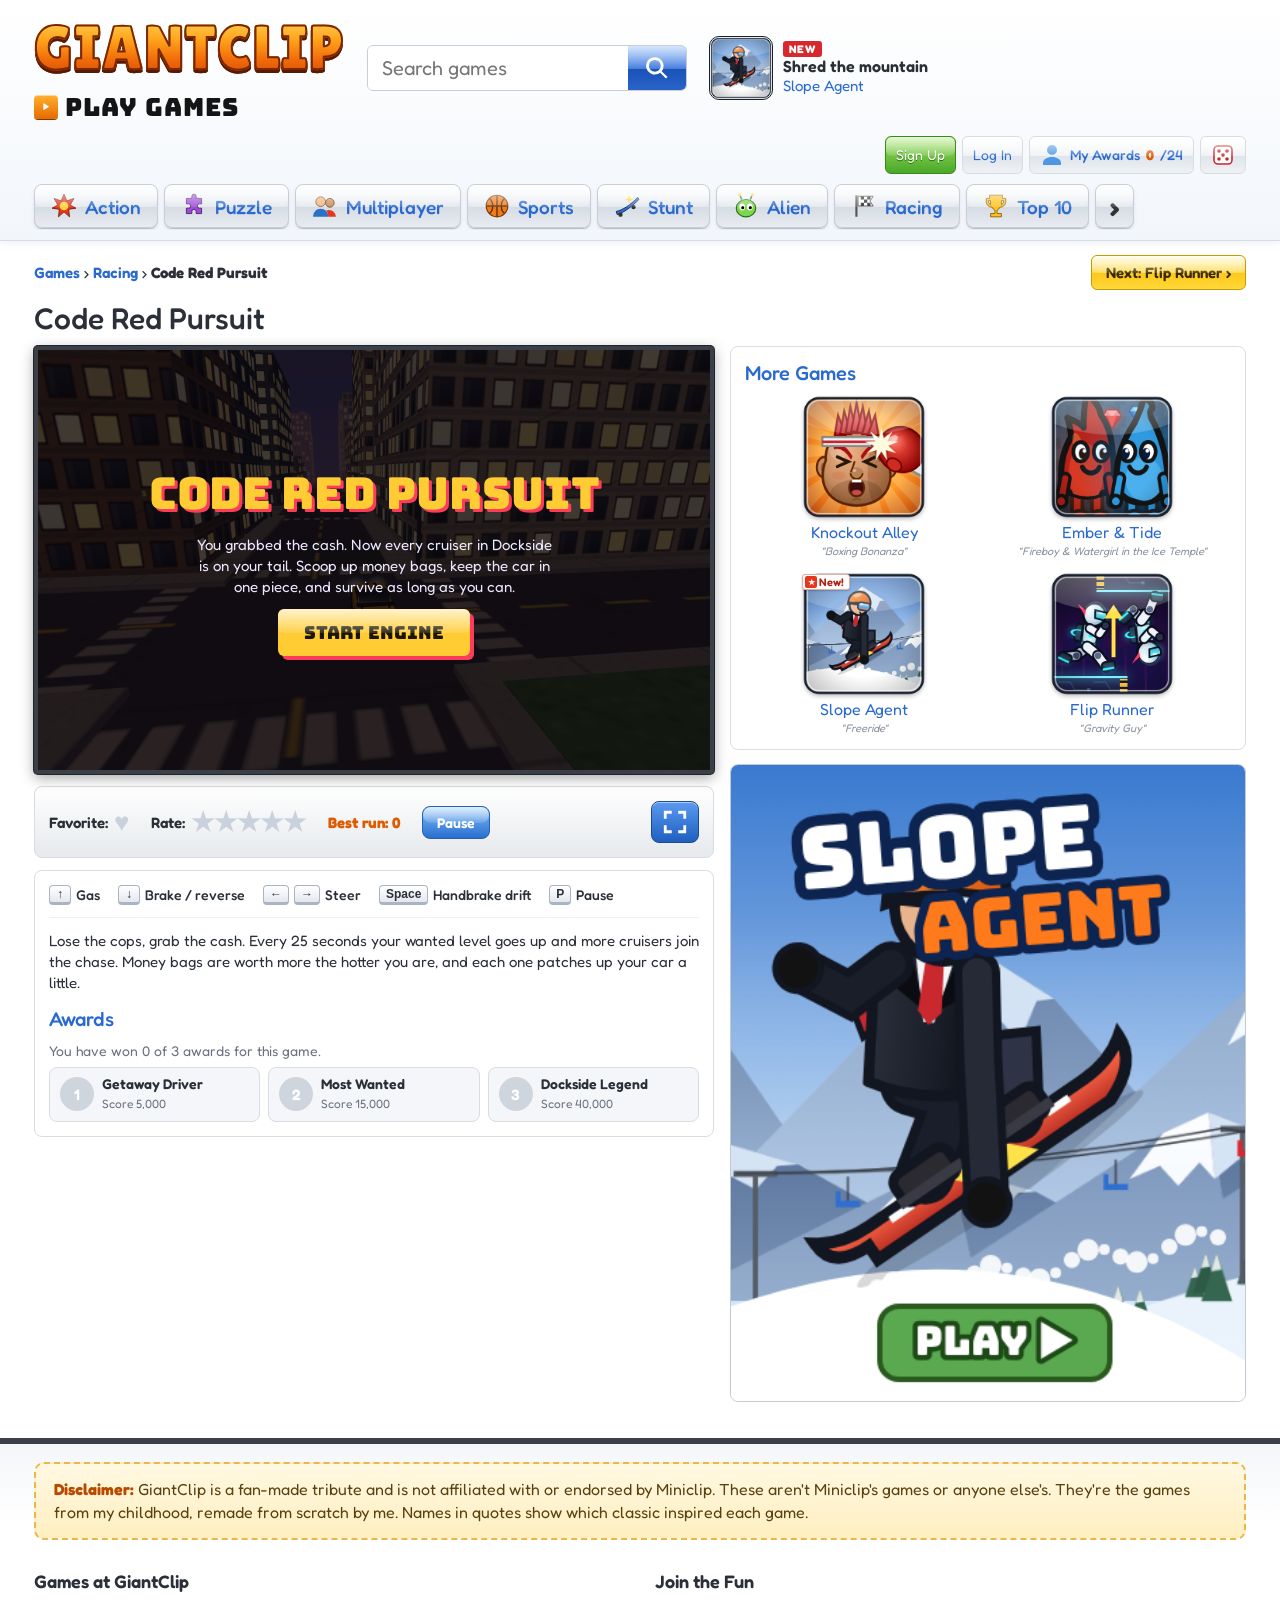
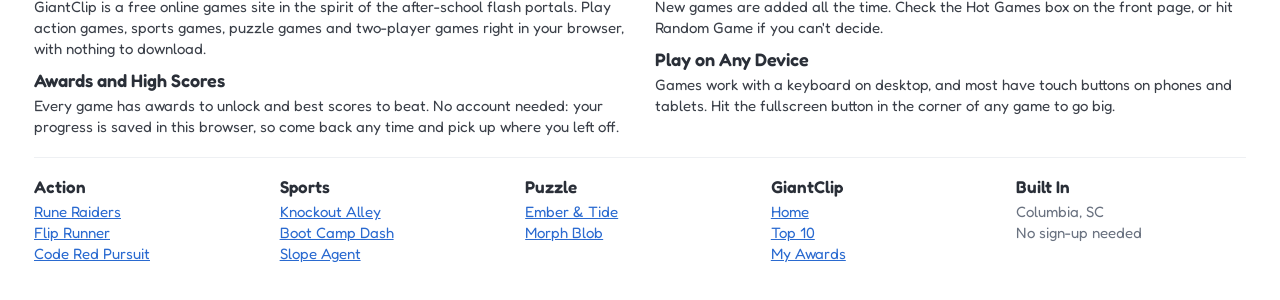
<file: games/code-red-pursuit/index.html>
<!doctype html>
<html lang="en">
<head>
<meta charset="utf-8">
<meta name="viewport" content="width=device-width, initial-scale=1, viewport-fit=cover">
<title>Code Red Pursuit | GiantClip</title>
<meta name="description" content="Free online games: boxing, temple puzzles, snowboarding, obstacle courses and more. No downloads.">
<link rel="preconnect" href="https://fonts.googleapis.com">
<link rel="stylesheet" href="https://fonts.googleapis.com/css2?family=Black+Ops+One&family=Bungee&family=Cinzel:wght@700;900&family=Metamorphous&family=Fredoka:wght@400;500;600;700&family=Lilita+One&family=Orbitron:wght@700&family=Pirata+One&display=swap">
<link rel="stylesheet" href="../../css/site.css">
<style>
  .frame { aspect-ratio: 16 / 10; }
  .overlay { position: absolute; inset: 0; display: flex; flex-direction: column; align-items: center; justify-content: center; gap: 12px; text-align: center; padding: 16px; background: rgba(8,7,14,.78); color: #ece8ff; }
  .overlay h3 { font: 400 clamp(22px, 5vw, 44px) "Bungee", Impact, sans-serif; margin: 0; color: #ffcc33; text-shadow: 3px 3px 0 #ff3b5c; }
  .overlay p { margin: 0; max-width: 40ch; }
  .overlay .play { font: 400 18px "Bungee", Impact, sans-serif; background: #ffcc33; color: #1a1400; border: 0; padding: 12px 26px; border-radius: 6px; cursor: pointer; box-shadow: 4px 4px 0 #ff3b5c; }
  .overlay .play:focus-visible { outline: 3px solid #fff; }
  .best b { color: #e05a00; }
  .pausebtn { font: 600 14px "Fredoka", sans-serif; color: #fff; padding: 7px 14px; border-radius: 8px; cursor: pointer; background: linear-gradient(#7fbcf8, #2a6fd0); border: 1px solid #2862b0; }
</style>
</head>
<body data-game="code-red-pursuit">
<svg class="sprite" aria-hidden="true">
  <symbol id="i-search" viewBox="0 0 24 24"><path fill-rule="evenodd" d="M10 2a8 8 0 016.3 12.9l5.4 5.4-1.4 1.4-5.4-5.4A8 8 0 1110 2zm0 2.5a5.5 5.5 0 100 11 5.5 5.5 0 000-11z"/></symbol>
  <symbol id="i-action" viewBox="0 0 24 24"><path fill="#e8361e" stroke="#7a1a08" stroke-width=".8" d="M12 1l2.6 6.3 6.6-2.2-3.6 5.9L23 14l-6.7 1.1.8 6.9-5.1-4.6L6.9 22l.8-6.9L1 14l5.4-3-3.6-5.9 6.6 2.2z"/><circle cx="12" cy="12" r="4" fill="#ffd23a"/></symbol>
  <symbol id="i-sports" viewBox="0 0 24 24"><circle cx="12" cy="12" r="10" fill="#f07a1a" stroke="#7a3a08"/><path d="M2 12h20M12 2v20M5 5c4 3 4 11 0 14M19 5c-4 3-4 11 0 14" stroke="#5a2a04" stroke-width="1.2" fill="none"/></symbol>
  <symbol id="i-racing" viewBox="0 0 24 24"><path fill="#555" d="M4 2h2v20H4z"/><path fill="#fff" stroke="#333" stroke-width=".8" d="M6.5 3h14l-3 4.5 3 4.5h-14z"/><path fill="#222" d="M9 3h3v3H9zm6 0h3v3h-3zm-3 3h3v3h-3zm-3 3h3v3H9zm6 0h3v3h-3z"/></symbol>
  <symbol id="i-multi" viewBox="0 0 24 24"><circle cx="8" cy="8" r="4.5" fill="#f0b47e" stroke="#7a4a1e" stroke-width=".8"/><circle cx="16.5" cy="9" r="4" fill="#c98a52" stroke="#5a3010" stroke-width=".8"/><path fill="#2c71c8" d="M1 22c0-4.5 3-7.5 7-7.5s7 3 7 7.5z"/><path fill="#e8361e" d="M15 22c0-2.4-.7-4.4-2-5.8.8-.3 1.7-.5 2.6-.5 3.5 0 6.4 2.6 6.4 6.3z"/></symbol>
  <symbol id="i-puzzle" viewBox="0 0 24 24"><path fill="#a04ad8" stroke="#4a1a6a" stroke-width=".8" d="M10 3a2 2 0 014 0v2h5v5h-2a2 2 0 000 4h2v5h-5v-2a2 2 0 00-4 0v2H5v-5h2a2 2 0 000-4H5V5h5z"/></symbol>
  <symbol id="i-stunt" viewBox="0 0 24 24"><path fill="#2f6fd0" stroke="#0d2350" stroke-width=".8" d="M2 17c6-1 13-6 20-13l1 2C16 13 9 18 3 20z"/><circle cx="6" cy="20" r="2" fill="#333"/><circle cx="18" cy="13" r="2" fill="#333"/><path fill="#ffd23a" d="M14 2l1 3 3 1-3 1-1 3-1-3-3-1 3-1z"/></symbol>
  <symbol id="i-alien" viewBox="0 0 24 24"><ellipse cx="12" cy="14" rx="9" ry="8" fill="#7ad84a" stroke="#2a6a1a"/><ellipse cx="8.5" cy="13" rx="2.6" ry="3.2" fill="#fff"/><ellipse cx="15.5" cy="13" rx="2.6" ry="3.2" fill="#fff"/><circle cx="9" cy="13.5" r="1.4"/><circle cx="16" cy="13.5" r="1.4"/><path d="M8 6L6 1M16 6l2-5" stroke="#2a6a1a" stroke-width="1.4"/><circle cx="6" cy="1.5" r="1.4" fill="#ffd23a"/><circle cx="18" cy="1.5" r="1.4" fill="#ffd23a"/></symbol>
  <symbol id="i-top" viewBox="0 0 24 24"><path fill="#ffc21a" stroke="#8a5a00" stroke-width=".8" d="M6 2h12v3h3v3a5 5 0 01-5 5h-.3A6 6 0 0113 15.9V19h4v3H7v-3h4v-3.1A6 6 0 018.3 13H8a5 5 0 01-5-5V5h3zM5 7v1a3 3 0 002 2.8V7zm14 0h-2v3.8A3 3 0 0019 8z"/></symbol>
  <symbol id="i-star" viewBox="0 0 24 24"><path fill="#ffc21a" stroke="#b07a00" d="M12 2l3 6.6 7 .8-5.2 4.8 1.4 7L12 17.6 5.8 21.2l1.4-7L2 9.4l7-.8z"/></symbol>
  <symbol id="i-user" viewBox="0 0 24 24"><path fill="#4f97e3" d="M12 2a5 5 0 110 10 5 5 0 010-10zm0 12c5 0 9 2.5 9 6v2H3v-2c0-3.5 4-6 9-6z"/></symbol>
  <symbol id="i-dice" viewBox="0 0 24 24"><rect x="3" y="3" width="18" height="18" rx="4" fill="#fff" stroke="#c8282e" stroke-width="1.6"/><circle cx="8" cy="8" r="1.8" fill="#c8282e"/><circle cx="16" cy="16" r="1.8" fill="#c8282e"/><circle cx="12" cy="12" r="1.8" fill="#c8282e"/><circle cx="16" cy="8" r="1.8" fill="#c8282e"/><circle cx="8" cy="16" r="1.8" fill="#c8282e"/></symbol>
  <symbol id="i-full" viewBox="0 0 24 24"><path d="M3 9V3h6M15 3h6v6M21 15v6h-6M9 21H3v-6"/></symbol>
</svg>
<header class="mast"><div class="wrap mast-in">
  <a class="logo" href="../../index.html"><b>GIANTCLIP</b><span><i>▶</i>PLAY GAMES</span></a>
  <form class="searchbox" role="search" data-home="../../index.html">
    <input id="q" type="search" placeholder="Search games" aria-label="Search games">
    <button type="submit" aria-label="Search"><svg class="i"><use href="#i-search"/></svg></button>
  </form>
  <a class="mini-promo" href="../../games/slope-agent/index.html">
    <img src="../../assets/icons/sq-slope.png" alt="" width="64" height="64">
    <span><em>NEW</em><b>Shred the mountain</b><u>Slope Agent</u></span>
  </a>
  <div class="mast-links">
    <button type="button" class="mbtn signup" data-incoming>Sign Up</button><button type="button" class="mbtn" data-incoming>Log In</button>
    <a class="mbtn" href="../../index.html#awards"><svg class="i"><use href="#i-user"/></svg>My Awards <b class="award-total">0</b>/24</a>
    <a class="mbtn random" href="#" data-root="../../" title="Random game"><svg class="i"><use href="#i-dice"/></svg></a>
  </div>
</div>
<nav class="wrap pills" aria-label="Categories"><a class="pill" href="../../index.html#action"><svg class="i"><use href="#i-action"/></svg>Action</a><a class="pill" href="../../index.html#puzzle"><svg class="i"><use href="#i-puzzle"/></svg>Puzzle</a><a class="pill" href="../../index.html#multiplayer"><svg class="i"><use href="#i-multi"/></svg>Multiplayer</a><a class="pill" href="../../index.html#sports"><svg class="i"><use href="#i-sports"/></svg>Sports</a><a class="pill" href="../../index.html#stunt"><svg class="i"><use href="#i-stunt"/></svg>Stunt</a><a class="pill" href="../../index.html#alien"><svg class="i"><use href="#i-alien"/></svg>Alien</a><a class="pill" href="../../index.html#racing"><svg class="i"><use href="#i-racing"/></svg>Racing</a><a class="pill" href="../../index.html#top"><svg class="i"><use href="#i-top"/></svg>Top 10</a><a class="pill arrow random" href="#" data-root="../../" aria-label="Random game">›</a></nav>
</header>
<main class="wrap gamewrap">
  <div class="crumbs">
    <nav aria-label="Breadcrumb"><a href="../../index.html">Games</a> › <a href="../../index.html#racing">Racing</a> › <strong>Code Red Pursuit</strong></nav>
    <a class="next" href="../flip-runner/index.html">Next: Flip Runner ›</a>
  </div>
  <h1 class="gtitle">Code Red Pursuit</h1>
  <div class="gamepage">
    <div class="stage">
      <div class="frame"><canvas id="game" width="960" height="600" tabindex="0" aria-label="Code Red Pursuit game"></canvas>
        <div class="overlay" id="overlay">
          <h3 id="ovTitle">Code Red Pursuit</h3>
          <p id="ovText">You grabbed the cash. Now every cruiser in Dockside is on your tail. Scoop up money bags, keep the car in one piece, and survive as long as you can.</p>
          <button class="play" id="playBtn" type="button">Start engine</button>
        </div></div>
      <div class="pad" id="pad" aria-label="Touch controls">
        <div><button type="button" class="alt" data-k="left" aria-label="Steer left">◀</button><button type="button" class="alt" data-k="right" aria-label="Steer right">▶</button></div>
        <div><button type="button" data-k="down" aria-label="Brake">BRAKE</button><button type="button" data-k="up" aria-label="Gas">GAS</button></div>
      </div>
      <div class="box toolbar">
        <div class="grp">Favorite: <button type="button" class="fav" aria-pressed="false">♥</button></div>
        <div class="grp">Rate: <span class="rate"><button type="button" aria-label="1 star">★</button><button type="button" aria-label="2 stars">★</button><button type="button" aria-label="3 stars">★</button><button type="button" aria-label="4 stars">★</button><button type="button" aria-label="5 stars">★</button></span></div>
        <span class="best"><b>Best run:</b> <b id="best">0</b></span>
        <button type="button" class="pausebtn" id="pauseBtn">Pause</button>
        <button type="button" class="fs" aria-label="Fullscreen" title="Fullscreen"><svg><use href="#i-full"/></svg></button>
      </div>
      <section class="box">
        <div class="controls"><span><kbd>↑</kbd> Gas</span><span><kbd>↓</kbd> Brake / reverse</span><span><kbd>←</kbd><kbd>→</kbd> Steer</span><span><kbd>Space</kbd> Handbrake drift</span><span><kbd>P</kbd> Pause</span></div>
        <p class="desc">Lose the cops, grab the cash. Every 25 seconds your wanted level goes up and more cruisers join the chase. Money bags are worth more the hotter you are, and each one patches up your car a little.</p>
        <h2>Awards</h2>
        <p class="award-count">You have won 0 of 3 awards for this game.</p>
        <div class="awards"><div class="award" data-award="crp-cash"><i>1</i><span><b>Getaway Driver</b><small>Score 5,000</small></span></div><div class="award" data-award="crp-surv"><i>2</i><span><b>Most Wanted</b><small>Score 15,000</small></span></div><div class="award" data-award="crp-legend"><i>3</i><span><b>Dockside Legend</b><small>Score 40,000</small></span></div></div>
      </section>
    </div>
    <aside class="side">
      <section class="box"><h2>More Games</h2><div class="rel"><a class="gi " href="../../games/knockout-alley/index.html" data-name="Knockout Alley Sports"><img src="../../assets/icons/sq-knockout.png" alt="" width="104" height="104" loading="lazy"><span>Knockout Alley</span><small class="orig">"Boxing Bonanza"</small></a><a class="gi " href="../../games/ember-tide/index.html" data-name="Ember &amp; Tide Puzzle"><img src="../../assets/icons/sq-ember.png" alt="" width="104" height="104" loading="lazy"><span>Ember &amp; Tide</span><small class="orig">"Fireboy &amp; Watergirl in the Ice Temple"</small></a><a class="gi " href="../../games/slope-agent/index.html" data-name="Slope Agent Stunt"><i class="newtag">New!</i><img src="../../assets/icons/sq-slope.png" alt="" width="104" height="104" loading="lazy"><span>Slope Agent</span><small class="orig">"Freeride"</small></a><a class="gi " href="../../games/flip-runner/index.html" data-name="Flip Runner Action"><img src="../../assets/icons/sq-flip.png" alt="" width="104" height="104" loading="lazy"><span>Flip Runner</span><small class="orig">"Gravity Guy"</small></a></div></section>
      <a class="promo" href="../../games/slope-agent/index.html" aria-label="Play Slope Agent"><img src="../../assets/icons/tall-slope.png" alt="" width="380" height="470"></a>
    </aside>
  </div>
</main>
<footer class="foot"><div class="wrap">
  <div class="disclaimer"><b>Disclaimer:</b> GiantClip is a fan-made tribute and is not affiliated with or endorsed by Miniclip. These aren't Miniclip's games or anyone else's. They're the games from my childhood, remade from scratch by me. Names in quotes show which classic inspired each game.</div>
  <div class="about">
    <section><h3>Games at GiantClip</h3><p>GiantClip is a free online games site in the spirit of the after-school flash portals. Play action games, sports games, puzzle games and two-player games right in your browser, with nothing to download.</p>
    <h3>Awards and High Scores</h3><p>Every game has awards to unlock and best scores to beat. No account needed: your progress is saved in this browser, so come back any time and pick up where you left off.</p></section>
    <section><h3>Join the Fun</h3><p>New games are added all the time. Check the Hot Games box on the front page, or hit Random Game if you can't decide.</p>
    <h3>Play on Any Device</h3><p>Games work with a keyboard on desktop, and most have touch buttons on phones and tablets. Hit the fullscreen button in the corner of any game to go big.</p></section>
  </div>
  <div class="cols">
    <div><h4>Action</h4><a href="../../games/rune-raiders/index.html">Rune Raiders</a><a href="../../games/flip-runner/index.html">Flip Runner</a><a href="../../games/code-red-pursuit/index.html">Code Red Pursuit</a></div>
    <div><h4>Sports</h4><a href="../../games/knockout-alley/index.html">Knockout Alley</a><a href="../../games/boot-camp-dash/index.html">Boot Camp Dash</a><a href="../../games/slope-agent/index.html">Slope Agent</a></div>
    <div><h4>Puzzle</h4><a href="../../games/ember-tide/index.html">Ember &amp; Tide</a><a href="../../games/morph-blob/index.html">Morph Blob</a></div>
    <div><h4>GiantClip</h4><a href="../../index.html">Home</a><a href="../../index.html#top">Top 10</a><a href="../../index.html#awards">My Awards</a></div>
    <div><h4>Built In</h4><span>Columbia, SC</span><span>No sign-up needed</span></div>
  </div>
</div></footer>
<script src="../../js/site.js"></script>
<script src="game.js"></script>
</body>
</html>
</file>
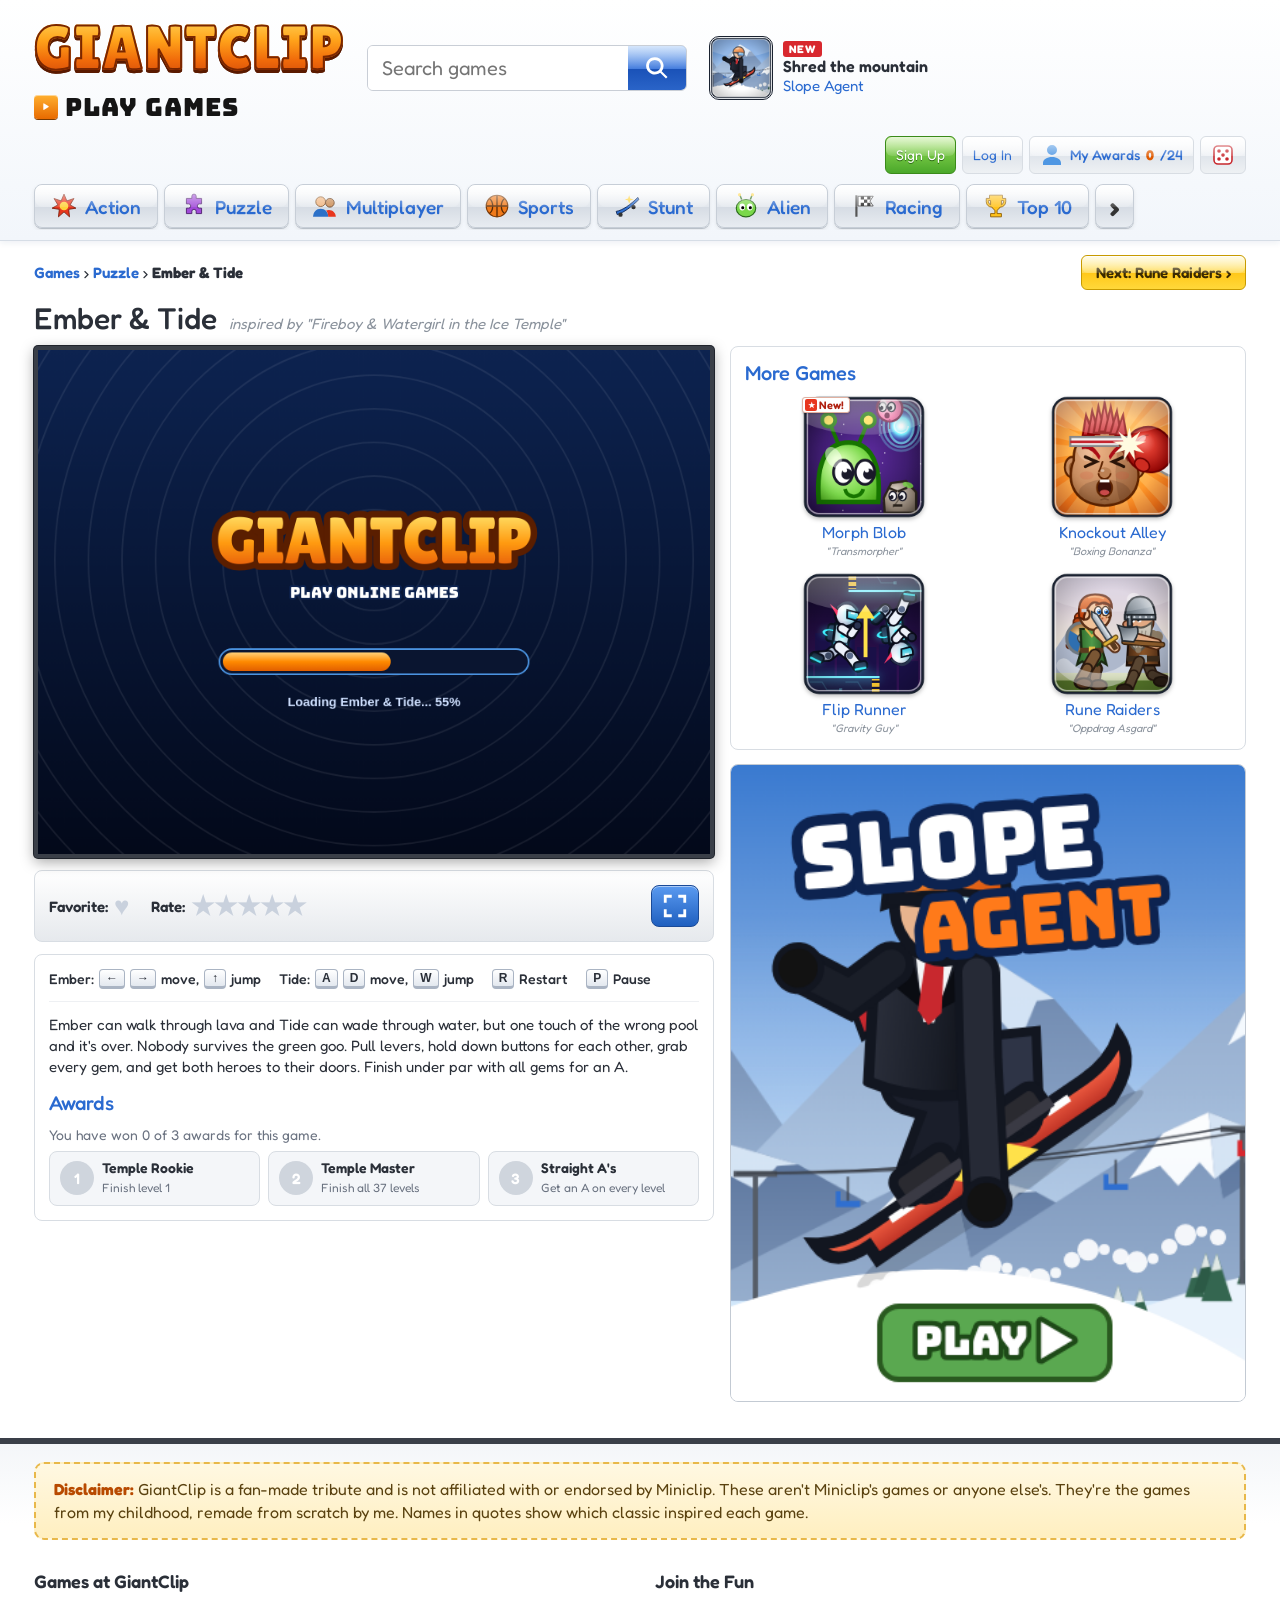
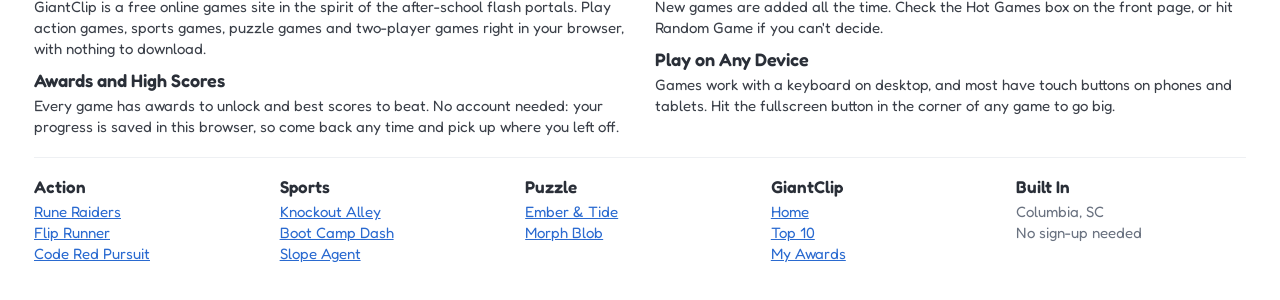
<file: games/ember-tide/index.html>
<!doctype html>
<html lang="en">
<head>
<meta charset="utf-8">
<meta name="viewport" content="width=device-width, initial-scale=1, viewport-fit=cover">
<title>Ember & Tide | GiantClip</title>
<meta name="description" content="Free online games: boxing, temple puzzles, snowboarding, obstacle courses and more. No downloads.">
<link rel="preconnect" href="https://fonts.googleapis.com">
<link rel="stylesheet" href="https://fonts.googleapis.com/css2?family=Black+Ops+One&family=Bungee&family=Cinzel:wght@700;900&family=Metamorphous&family=Fredoka:wght@400;500;600;700&family=Lilita+One&family=Orbitron:wght@700&family=Pirata+One&display=swap">
<link rel="stylesheet" href="../../css/site.css">
</head>
<body data-game="ember-tide">
<svg class="sprite" aria-hidden="true">
  <symbol id="i-search" viewBox="0 0 24 24"><path fill-rule="evenodd" d="M10 2a8 8 0 016.3 12.9l5.4 5.4-1.4 1.4-5.4-5.4A8 8 0 1110 2zm0 2.5a5.5 5.5 0 100 11 5.5 5.5 0 000-11z"/></symbol>
  <symbol id="i-action" viewBox="0 0 24 24"><path fill="#e8361e" stroke="#7a1a08" stroke-width=".8" d="M12 1l2.6 6.3 6.6-2.2-3.6 5.9L23 14l-6.7 1.1.8 6.9-5.1-4.6L6.9 22l.8-6.9L1 14l5.4-3-3.6-5.9 6.6 2.2z"/><circle cx="12" cy="12" r="4" fill="#ffd23a"/></symbol>
  <symbol id="i-sports" viewBox="0 0 24 24"><circle cx="12" cy="12" r="10" fill="#f07a1a" stroke="#7a3a08"/><path d="M2 12h20M12 2v20M5 5c4 3 4 11 0 14M19 5c-4 3-4 11 0 14" stroke="#5a2a04" stroke-width="1.2" fill="none"/></symbol>
  <symbol id="i-racing" viewBox="0 0 24 24"><path fill="#555" d="M4 2h2v20H4z"/><path fill="#fff" stroke="#333" stroke-width=".8" d="M6.5 3h14l-3 4.5 3 4.5h-14z"/><path fill="#222" d="M9 3h3v3H9zm6 0h3v3h-3zm-3 3h3v3h-3zm-3 3h3v3H9zm6 0h3v3h-3z"/></symbol>
  <symbol id="i-multi" viewBox="0 0 24 24"><circle cx="8" cy="8" r="4.5" fill="#f0b47e" stroke="#7a4a1e" stroke-width=".8"/><circle cx="16.5" cy="9" r="4" fill="#c98a52" stroke="#5a3010" stroke-width=".8"/><path fill="#2c71c8" d="M1 22c0-4.5 3-7.5 7-7.5s7 3 7 7.5z"/><path fill="#e8361e" d="M15 22c0-2.4-.7-4.4-2-5.8.8-.3 1.7-.5 2.6-.5 3.5 0 6.4 2.6 6.4 6.3z"/></symbol>
  <symbol id="i-puzzle" viewBox="0 0 24 24"><path fill="#a04ad8" stroke="#4a1a6a" stroke-width=".8" d="M10 3a2 2 0 014 0v2h5v5h-2a2 2 0 000 4h2v5h-5v-2a2 2 0 00-4 0v2H5v-5h2a2 2 0 000-4H5V5h5z"/></symbol>
  <symbol id="i-stunt" viewBox="0 0 24 24"><path fill="#2f6fd0" stroke="#0d2350" stroke-width=".8" d="M2 17c6-1 13-6 20-13l1 2C16 13 9 18 3 20z"/><circle cx="6" cy="20" r="2" fill="#333"/><circle cx="18" cy="13" r="2" fill="#333"/><path fill="#ffd23a" d="M14 2l1 3 3 1-3 1-1 3-1-3-3-1 3-1z"/></symbol>
  <symbol id="i-alien" viewBox="0 0 24 24"><ellipse cx="12" cy="14" rx="9" ry="8" fill="#7ad84a" stroke="#2a6a1a"/><ellipse cx="8.5" cy="13" rx="2.6" ry="3.2" fill="#fff"/><ellipse cx="15.5" cy="13" rx="2.6" ry="3.2" fill="#fff"/><circle cx="9" cy="13.5" r="1.4"/><circle cx="16" cy="13.5" r="1.4"/><path d="M8 6L6 1M16 6l2-5" stroke="#2a6a1a" stroke-width="1.4"/><circle cx="6" cy="1.5" r="1.4" fill="#ffd23a"/><circle cx="18" cy="1.5" r="1.4" fill="#ffd23a"/></symbol>
  <symbol id="i-top" viewBox="0 0 24 24"><path fill="#ffc21a" stroke="#8a5a00" stroke-width=".8" d="M6 2h12v3h3v3a5 5 0 01-5 5h-.3A6 6 0 0113 15.9V19h4v3H7v-3h4v-3.1A6 6 0 018.3 13H8a5 5 0 01-5-5V5h3zM5 7v1a3 3 0 002 2.8V7zm14 0h-2v3.8A3 3 0 0019 8z"/></symbol>
  <symbol id="i-star" viewBox="0 0 24 24"><path fill="#ffc21a" stroke="#b07a00" d="M12 2l3 6.6 7 .8-5.2 4.8 1.4 7L12 17.6 5.8 21.2l1.4-7L2 9.4l7-.8z"/></symbol>
  <symbol id="i-user" viewBox="0 0 24 24"><path fill="#4f97e3" d="M12 2a5 5 0 110 10 5 5 0 010-10zm0 12c5 0 9 2.5 9 6v2H3v-2c0-3.5 4-6 9-6z"/></symbol>
  <symbol id="i-dice" viewBox="0 0 24 24"><rect x="3" y="3" width="18" height="18" rx="4" fill="#fff" stroke="#c8282e" stroke-width="1.6"/><circle cx="8" cy="8" r="1.8" fill="#c8282e"/><circle cx="16" cy="16" r="1.8" fill="#c8282e"/><circle cx="12" cy="12" r="1.8" fill="#c8282e"/><circle cx="16" cy="8" r="1.8" fill="#c8282e"/><circle cx="8" cy="16" r="1.8" fill="#c8282e"/></symbol>
  <symbol id="i-full" viewBox="0 0 24 24"><path d="M3 9V3h6M15 3h6v6M21 15v6h-6M9 21H3v-6"/></symbol>
</svg>
<header class="mast"><div class="wrap mast-in">
  <a class="logo" href="../../index.html"><b>GIANTCLIP</b><span><i>▶</i>PLAY GAMES</span></a>
  <form class="searchbox" role="search" data-home="../../index.html">
    <input id="q" type="search" placeholder="Search games" aria-label="Search games">
    <button type="submit" aria-label="Search"><svg class="i"><use href="#i-search"/></svg></button>
  </form>
  <a class="mini-promo" href="../../games/slope-agent/index.html">
    <img src="../../assets/icons/sq-slope.png" alt="" width="64" height="64">
    <span><em>NEW</em><b>Shred the mountain</b><u>Slope Agent</u></span>
  </a>
  <div class="mast-links">
    <button type="button" class="mbtn signup" data-incoming>Sign Up</button><button type="button" class="mbtn" data-incoming>Log In</button>
    <a class="mbtn" href="../../index.html#awards"><svg class="i"><use href="#i-user"/></svg>My Awards <b class="award-total">0</b>/24</a>
    <a class="mbtn random" href="#" data-root="../../" title="Random game"><svg class="i"><use href="#i-dice"/></svg></a>
  </div>
</div>
<nav class="wrap pills" aria-label="Categories"><a class="pill" href="../../index.html#action"><svg class="i"><use href="#i-action"/></svg>Action</a><a class="pill" href="../../index.html#puzzle"><svg class="i"><use href="#i-puzzle"/></svg>Puzzle</a><a class="pill" href="../../index.html#multiplayer"><svg class="i"><use href="#i-multi"/></svg>Multiplayer</a><a class="pill" href="../../index.html#sports"><svg class="i"><use href="#i-sports"/></svg>Sports</a><a class="pill" href="../../index.html#stunt"><svg class="i"><use href="#i-stunt"/></svg>Stunt</a><a class="pill" href="../../index.html#alien"><svg class="i"><use href="#i-alien"/></svg>Alien</a><a class="pill" href="../../index.html#racing"><svg class="i"><use href="#i-racing"/></svg>Racing</a><a class="pill" href="../../index.html#top"><svg class="i"><use href="#i-top"/></svg>Top 10</a><a class="pill arrow random" href="#" data-root="../../" aria-label="Random game">›</a></nav>
</header>
<main class="wrap gamewrap">
  <div class="crumbs">
    <nav aria-label="Breadcrumb"><a href="../../index.html">Games</a> › <a href="../../index.html#puzzle">Puzzle</a> › <strong>Ember &amp; Tide</strong></nav>
    <a class="next" href="../rune-raiders/index.html">Next: Rune Raiders ›</a>
  </div>
  <h1 class="gtitle">Ember &amp; Tide <small>inspired by "Fireboy &amp; Watergirl in the Ice Temple"</small></h1>
  <div class="gamepage">
    <div class="stage">
      <div class="frame"><canvas id="et" width="800" height="600" tabindex="0" aria-label="Ember and Tide game"></canvas></div>
      
      <div class="box toolbar">
        <div class="grp">Favorite: <button type="button" class="fav" aria-pressed="false">♥</button></div>
        <div class="grp">Rate: <span class="rate"><button type="button" aria-label="1 star">★</button><button type="button" aria-label="2 stars">★</button><button type="button" aria-label="3 stars">★</button><button type="button" aria-label="4 stars">★</button><button type="button" aria-label="5 stars">★</button></span></div>
        <button type="button" class="fs" aria-label="Fullscreen" title="Fullscreen"><svg><use href="#i-full"/></svg></button>
      </div>
      <section class="box">
        <div class="controls"><span>Ember: <kbd>←</kbd><kbd>→</kbd> move, <kbd>↑</kbd> jump</span><span>Tide: <kbd>A</kbd><kbd>D</kbd> move, <kbd>W</kbd> jump</span><span><kbd>R</kbd> Restart</span><span><kbd>P</kbd> Pause</span></div>
        <p class="desc">Ember can walk through lava and Tide can wade through water, but one touch of the wrong pool and it's over. Nobody survives the green goo. Pull levers, hold down buttons for each other, grab every gem, and get both heroes to their doors. Finish under par with all gems for an A.</p>
        <h2>Awards</h2>
        <p class="award-count">You have won 0 of 3 awards for this game.</p>
        <div class="awards"><div class="award" data-award="et-first"><i>1</i><span><b>Temple Rookie</b><small>Finish level 1</small></span></div><div class="award" data-award="et-all"><i>2</i><span><b>Temple Master</b><small>Finish all 37 levels</small></span></div><div class="award" data-award="et-ace"><i>3</i><span><b>Straight A's</b><small>Get an A on every level</small></span></div></div>
      </section>
    </div>
    <aside class="side">
      <section class="box"><h2>More Games</h2><div class="rel"><a class="gi " href="../../games/morph-blob/index.html" data-name="Morph Blob Puzzle"><i class="newtag">New!</i><img src="../../assets/icons/sq-morph.png" alt="" width="104" height="104" loading="lazy"><span>Morph Blob</span><small class="orig">"Transmorpher"</small></a><a class="gi " href="../../games/knockout-alley/index.html" data-name="Knockout Alley Sports"><img src="../../assets/icons/sq-knockout.png" alt="" width="104" height="104" loading="lazy"><span>Knockout Alley</span><small class="orig">"Boxing Bonanza"</small></a><a class="gi " href="../../games/flip-runner/index.html" data-name="Flip Runner Action"><img src="../../assets/icons/sq-flip.png" alt="" width="104" height="104" loading="lazy"><span>Flip Runner</span><small class="orig">"Gravity Guy"</small></a><a class="gi " href="../../games/rune-raiders/index.html" data-name="Rune Raiders Action"><img src="../../assets/icons/sq-rune.png" alt="" width="104" height="104" loading="lazy"><span>Rune Raiders</span><small class="orig">"Oppdrag Asgard"</small></a></div></section>
      <a class="promo" href="../../games/slope-agent/index.html" aria-label="Play Slope Agent"><img src="../../assets/icons/tall-slope.png" alt="" width="380" height="470"></a>
    </aside>
  </div>
</main>
<footer class="foot"><div class="wrap">
  <div class="disclaimer"><b>Disclaimer:</b> GiantClip is a fan-made tribute and is not affiliated with or endorsed by Miniclip. These aren't Miniclip's games or anyone else's. They're the games from my childhood, remade from scratch by me. Names in quotes show which classic inspired each game.</div>
  <div class="about">
    <section><h3>Games at GiantClip</h3><p>GiantClip is a free online games site in the spirit of the after-school flash portals. Play action games, sports games, puzzle games and two-player games right in your browser, with nothing to download.</p>
    <h3>Awards and High Scores</h3><p>Every game has awards to unlock and best scores to beat. No account needed: your progress is saved in this browser, so come back any time and pick up where you left off.</p></section>
    <section><h3>Join the Fun</h3><p>New games are added all the time. Check the Hot Games box on the front page, or hit Random Game if you can't decide.</p>
    <h3>Play on Any Device</h3><p>Games work with a keyboard on desktop, and most have touch buttons on phones and tablets. Hit the fullscreen button in the corner of any game to go big.</p></section>
  </div>
  <div class="cols">
    <div><h4>Action</h4><a href="../../games/rune-raiders/index.html">Rune Raiders</a><a href="../../games/flip-runner/index.html">Flip Runner</a><a href="../../games/code-red-pursuit/index.html">Code Red Pursuit</a></div>
    <div><h4>Sports</h4><a href="../../games/knockout-alley/index.html">Knockout Alley</a><a href="../../games/boot-camp-dash/index.html">Boot Camp Dash</a><a href="../../games/slope-agent/index.html">Slope Agent</a></div>
    <div><h4>Puzzle</h4><a href="../../games/ember-tide/index.html">Ember &amp; Tide</a><a href="../../games/morph-blob/index.html">Morph Blob</a></div>
    <div><h4>GiantClip</h4><a href="../../index.html">Home</a><a href="../../index.html#top">Top 10</a><a href="../../index.html#awards">My Awards</a></div>
    <div><h4>Built In</h4><span>Columbia, SC</span><span>No sign-up needed</span></div>
  </div>
</div></footer>
<script src="../../js/site.js"></script>
<script src="game.js"></script>
</body>
</html>
</file>
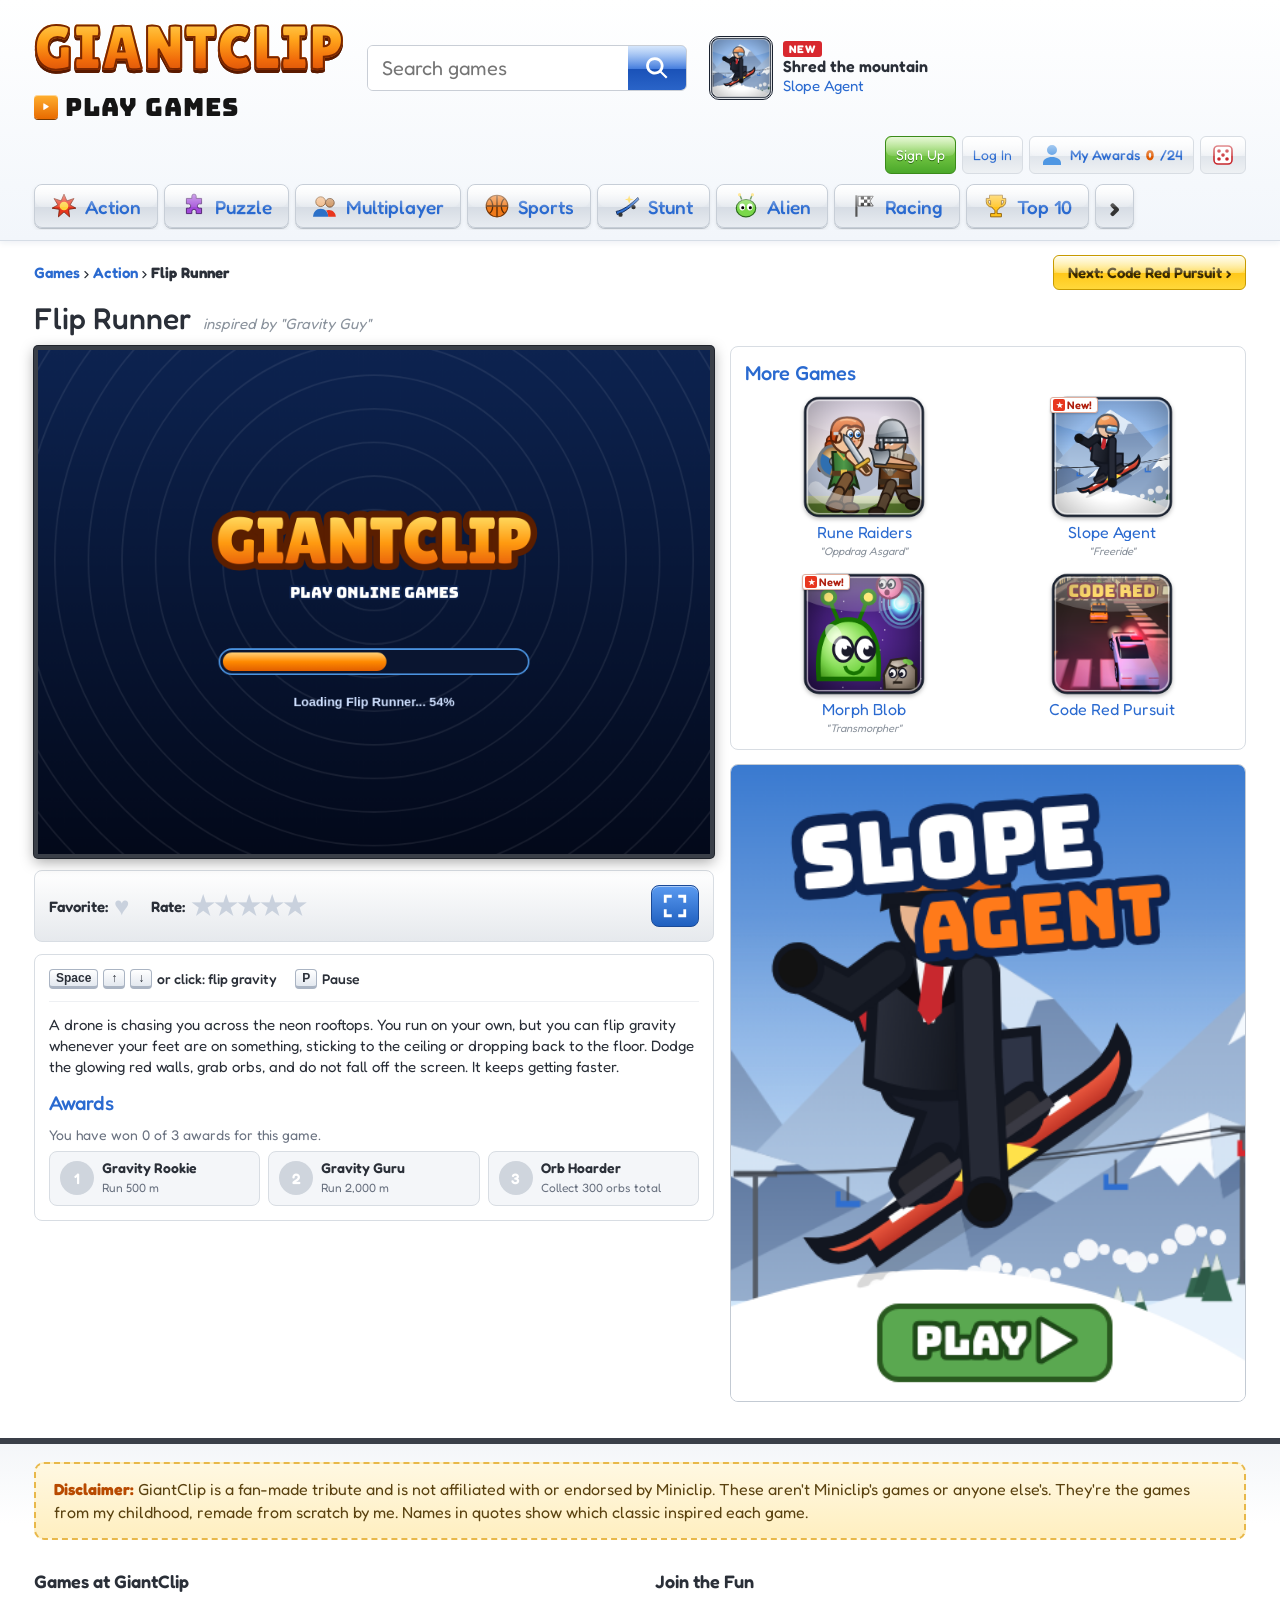
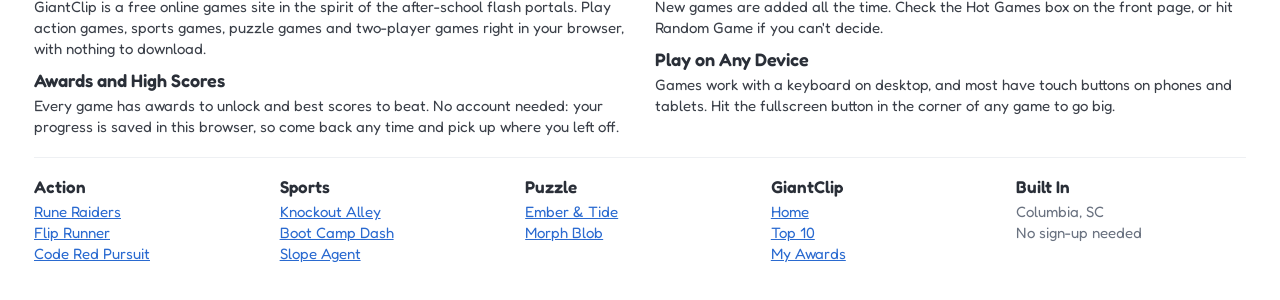
<file: games/flip-runner/index.html>
<!doctype html>
<html lang="en">
<head>
<meta charset="utf-8">
<meta name="viewport" content="width=device-width, initial-scale=1, viewport-fit=cover">
<title>Flip Runner | GiantClip</title>
<meta name="description" content="Free online games: boxing, temple puzzles, snowboarding, obstacle courses and more. No downloads.">
<link rel="preconnect" href="https://fonts.googleapis.com">
<link rel="stylesheet" href="https://fonts.googleapis.com/css2?family=Black+Ops+One&family=Bungee&family=Cinzel:wght@700;900&family=Metamorphous&family=Fredoka:wght@400;500;600;700&family=Lilita+One&family=Orbitron:wght@700&family=Pirata+One&display=swap">
<link rel="stylesheet" href="../../css/site.css">
</head>
<body data-game="flip-runner">
<svg class="sprite" aria-hidden="true">
  <symbol id="i-search" viewBox="0 0 24 24"><path fill-rule="evenodd" d="M10 2a8 8 0 016.3 12.9l5.4 5.4-1.4 1.4-5.4-5.4A8 8 0 1110 2zm0 2.5a5.5 5.5 0 100 11 5.5 5.5 0 000-11z"/></symbol>
  <symbol id="i-action" viewBox="0 0 24 24"><path fill="#e8361e" stroke="#7a1a08" stroke-width=".8" d="M12 1l2.6 6.3 6.6-2.2-3.6 5.9L23 14l-6.7 1.1.8 6.9-5.1-4.6L6.9 22l.8-6.9L1 14l5.4-3-3.6-5.9 6.6 2.2z"/><circle cx="12" cy="12" r="4" fill="#ffd23a"/></symbol>
  <symbol id="i-sports" viewBox="0 0 24 24"><circle cx="12" cy="12" r="10" fill="#f07a1a" stroke="#7a3a08"/><path d="M2 12h20M12 2v20M5 5c4 3 4 11 0 14M19 5c-4 3-4 11 0 14" stroke="#5a2a04" stroke-width="1.2" fill="none"/></symbol>
  <symbol id="i-racing" viewBox="0 0 24 24"><path fill="#555" d="M4 2h2v20H4z"/><path fill="#fff" stroke="#333" stroke-width=".8" d="M6.5 3h14l-3 4.5 3 4.5h-14z"/><path fill="#222" d="M9 3h3v3H9zm6 0h3v3h-3zm-3 3h3v3h-3zm-3 3h3v3H9zm6 0h3v3h-3z"/></symbol>
  <symbol id="i-multi" viewBox="0 0 24 24"><circle cx="8" cy="8" r="4.5" fill="#f0b47e" stroke="#7a4a1e" stroke-width=".8"/><circle cx="16.5" cy="9" r="4" fill="#c98a52" stroke="#5a3010" stroke-width=".8"/><path fill="#2c71c8" d="M1 22c0-4.5 3-7.5 7-7.5s7 3 7 7.5z"/><path fill="#e8361e" d="M15 22c0-2.4-.7-4.4-2-5.8.8-.3 1.7-.5 2.6-.5 3.5 0 6.4 2.6 6.4 6.3z"/></symbol>
  <symbol id="i-puzzle" viewBox="0 0 24 24"><path fill="#a04ad8" stroke="#4a1a6a" stroke-width=".8" d="M10 3a2 2 0 014 0v2h5v5h-2a2 2 0 000 4h2v5h-5v-2a2 2 0 00-4 0v2H5v-5h2a2 2 0 000-4H5V5h5z"/></symbol>
  <symbol id="i-stunt" viewBox="0 0 24 24"><path fill="#2f6fd0" stroke="#0d2350" stroke-width=".8" d="M2 17c6-1 13-6 20-13l1 2C16 13 9 18 3 20z"/><circle cx="6" cy="20" r="2" fill="#333"/><circle cx="18" cy="13" r="2" fill="#333"/><path fill="#ffd23a" d="M14 2l1 3 3 1-3 1-1 3-1-3-3-1 3-1z"/></symbol>
  <symbol id="i-alien" viewBox="0 0 24 24"><ellipse cx="12" cy="14" rx="9" ry="8" fill="#7ad84a" stroke="#2a6a1a"/><ellipse cx="8.5" cy="13" rx="2.6" ry="3.2" fill="#fff"/><ellipse cx="15.5" cy="13" rx="2.6" ry="3.2" fill="#fff"/><circle cx="9" cy="13.5" r="1.4"/><circle cx="16" cy="13.5" r="1.4"/><path d="M8 6L6 1M16 6l2-5" stroke="#2a6a1a" stroke-width="1.4"/><circle cx="6" cy="1.5" r="1.4" fill="#ffd23a"/><circle cx="18" cy="1.5" r="1.4" fill="#ffd23a"/></symbol>
  <symbol id="i-top" viewBox="0 0 24 24"><path fill="#ffc21a" stroke="#8a5a00" stroke-width=".8" d="M6 2h12v3h3v3a5 5 0 01-5 5h-.3A6 6 0 0113 15.9V19h4v3H7v-3h4v-3.1A6 6 0 018.3 13H8a5 5 0 01-5-5V5h3zM5 7v1a3 3 0 002 2.8V7zm14 0h-2v3.8A3 3 0 0019 8z"/></symbol>
  <symbol id="i-star" viewBox="0 0 24 24"><path fill="#ffc21a" stroke="#b07a00" d="M12 2l3 6.6 7 .8-5.2 4.8 1.4 7L12 17.6 5.8 21.2l1.4-7L2 9.4l7-.8z"/></symbol>
  <symbol id="i-user" viewBox="0 0 24 24"><path fill="#4f97e3" d="M12 2a5 5 0 110 10 5 5 0 010-10zm0 12c5 0 9 2.5 9 6v2H3v-2c0-3.5 4-6 9-6z"/></symbol>
  <symbol id="i-dice" viewBox="0 0 24 24"><rect x="3" y="3" width="18" height="18" rx="4" fill="#fff" stroke="#c8282e" stroke-width="1.6"/><circle cx="8" cy="8" r="1.8" fill="#c8282e"/><circle cx="16" cy="16" r="1.8" fill="#c8282e"/><circle cx="12" cy="12" r="1.8" fill="#c8282e"/><circle cx="16" cy="8" r="1.8" fill="#c8282e"/><circle cx="8" cy="16" r="1.8" fill="#c8282e"/></symbol>
  <symbol id="i-full" viewBox="0 0 24 24"><path d="M3 9V3h6M15 3h6v6M21 15v6h-6M9 21H3v-6"/></symbol>
</svg>
<header class="mast"><div class="wrap mast-in">
  <a class="logo" href="../../index.html"><b>GIANTCLIP</b><span><i>▶</i>PLAY GAMES</span></a>
  <form class="searchbox" role="search" data-home="../../index.html">
    <input id="q" type="search" placeholder="Search games" aria-label="Search games">
    <button type="submit" aria-label="Search"><svg class="i"><use href="#i-search"/></svg></button>
  </form>
  <a class="mini-promo" href="../../games/slope-agent/index.html">
    <img src="../../assets/icons/sq-slope.png" alt="" width="64" height="64">
    <span><em>NEW</em><b>Shred the mountain</b><u>Slope Agent</u></span>
  </a>
  <div class="mast-links">
    <button type="button" class="mbtn signup" data-incoming>Sign Up</button><button type="button" class="mbtn" data-incoming>Log In</button>
    <a class="mbtn" href="../../index.html#awards"><svg class="i"><use href="#i-user"/></svg>My Awards <b class="award-total">0</b>/24</a>
    <a class="mbtn random" href="#" data-root="../../" title="Random game"><svg class="i"><use href="#i-dice"/></svg></a>
  </div>
</div>
<nav class="wrap pills" aria-label="Categories"><a class="pill" href="../../index.html#action"><svg class="i"><use href="#i-action"/></svg>Action</a><a class="pill" href="../../index.html#puzzle"><svg class="i"><use href="#i-puzzle"/></svg>Puzzle</a><a class="pill" href="../../index.html#multiplayer"><svg class="i"><use href="#i-multi"/></svg>Multiplayer</a><a class="pill" href="../../index.html#sports"><svg class="i"><use href="#i-sports"/></svg>Sports</a><a class="pill" href="../../index.html#stunt"><svg class="i"><use href="#i-stunt"/></svg>Stunt</a><a class="pill" href="../../index.html#alien"><svg class="i"><use href="#i-alien"/></svg>Alien</a><a class="pill" href="../../index.html#racing"><svg class="i"><use href="#i-racing"/></svg>Racing</a><a class="pill" href="../../index.html#top"><svg class="i"><use href="#i-top"/></svg>Top 10</a><a class="pill arrow random" href="#" data-root="../../" aria-label="Random game">›</a></nav>
</header>
<main class="wrap gamewrap">
  <div class="crumbs">
    <nav aria-label="Breadcrumb"><a href="../../index.html">Games</a> › <a href="../../index.html#action">Action</a> › <strong>Flip Runner</strong></nav>
    <a class="next" href="../code-red-pursuit/index.html">Next: Code Red Pursuit ›</a>
  </div>
  <h1 class="gtitle">Flip Runner <small>inspired by "Gravity Guy"</small></h1>
  <div class="gamepage">
    <div class="stage">
      <div class="frame"><canvas id="fr" width="800" height="600" tabindex="0" aria-label="Flip Runner game"></canvas></div>
      
      <div class="box toolbar">
        <div class="grp">Favorite: <button type="button" class="fav" aria-pressed="false">♥</button></div>
        <div class="grp">Rate: <span class="rate"><button type="button" aria-label="1 star">★</button><button type="button" aria-label="2 stars">★</button><button type="button" aria-label="3 stars">★</button><button type="button" aria-label="4 stars">★</button><button type="button" aria-label="5 stars">★</button></span></div>
        <button type="button" class="fs" aria-label="Fullscreen" title="Fullscreen"><svg><use href="#i-full"/></svg></button>
      </div>
      <section class="box">
        <div class="controls"><span><kbd>Space</kbd> <kbd>↑</kbd> <kbd>↓</kbd> or click: flip gravity</span><span><kbd>P</kbd> Pause</span></div>
        <p class="desc">A drone is chasing you across the neon rooftops. You run on your own, but you can flip gravity whenever your feet are on something, sticking to the ceiling or dropping back to the floor. Dodge the glowing red walls, grab orbs, and do not fall off the screen. It keeps getting faster.</p>
        <h2>Awards</h2>
        <p class="award-count">You have won 0 of 3 awards for this game.</p>
        <div class="awards"><div class="award" data-award="fr-500"><i>1</i><span><b>Gravity Rookie</b><small>Run 500 m</small></span></div><div class="award" data-award="fr-2000"><i>2</i><span><b>Gravity Guru</b><small>Run 2,000 m</small></span></div><div class="award" data-award="fr-orbs"><i>3</i><span><b>Orb Hoarder</b><small>Collect 300 orbs total</small></span></div></div>
      </section>
    </div>
    <aside class="side">
      <section class="box"><h2>More Games</h2><div class="rel"><a class="gi " href="../../games/rune-raiders/index.html" data-name="Rune Raiders Action"><img src="../../assets/icons/sq-rune.png" alt="" width="104" height="104" loading="lazy"><span>Rune Raiders</span><small class="orig">"Oppdrag Asgard"</small></a><a class="gi " href="../../games/slope-agent/index.html" data-name="Slope Agent Stunt"><i class="newtag">New!</i><img src="../../assets/icons/sq-slope.png" alt="" width="104" height="104" loading="lazy"><span>Slope Agent</span><small class="orig">"Freeride"</small></a><a class="gi " href="../../games/morph-blob/index.html" data-name="Morph Blob Puzzle"><i class="newtag">New!</i><img src="../../assets/icons/sq-morph.png" alt="" width="104" height="104" loading="lazy"><span>Morph Blob</span><small class="orig">"Transmorpher"</small></a><a class="gi " href="../../games/code-red-pursuit/index.html" data-name="Code Red Pursuit Racing"><img src="../../assets/icons/sq-pursuit.png" alt="" width="104" height="104" loading="lazy"><span>Code Red Pursuit</span></a></div></section>
      <a class="promo" href="../../games/slope-agent/index.html" aria-label="Play Slope Agent"><img src="../../assets/icons/tall-slope.png" alt="" width="380" height="470"></a>
    </aside>
  </div>
</main>
<footer class="foot"><div class="wrap">
  <div class="disclaimer"><b>Disclaimer:</b> GiantClip is a fan-made tribute and is not affiliated with or endorsed by Miniclip. These aren't Miniclip's games or anyone else's. They're the games from my childhood, remade from scratch by me. Names in quotes show which classic inspired each game.</div>
  <div class="about">
    <section><h3>Games at GiantClip</h3><p>GiantClip is a free online games site in the spirit of the after-school flash portals. Play action games, sports games, puzzle games and two-player games right in your browser, with nothing to download.</p>
    <h3>Awards and High Scores</h3><p>Every game has awards to unlock and best scores to beat. No account needed: your progress is saved in this browser, so come back any time and pick up where you left off.</p></section>
    <section><h3>Join the Fun</h3><p>New games are added all the time. Check the Hot Games box on the front page, or hit Random Game if you can't decide.</p>
    <h3>Play on Any Device</h3><p>Games work with a keyboard on desktop, and most have touch buttons on phones and tablets. Hit the fullscreen button in the corner of any game to go big.</p></section>
  </div>
  <div class="cols">
    <div><h4>Action</h4><a href="../../games/rune-raiders/index.html">Rune Raiders</a><a href="../../games/flip-runner/index.html">Flip Runner</a><a href="../../games/code-red-pursuit/index.html">Code Red Pursuit</a></div>
    <div><h4>Sports</h4><a href="../../games/knockout-alley/index.html">Knockout Alley</a><a href="../../games/boot-camp-dash/index.html">Boot Camp Dash</a><a href="../../games/slope-agent/index.html">Slope Agent</a></div>
    <div><h4>Puzzle</h4><a href="../../games/ember-tide/index.html">Ember &amp; Tide</a><a href="../../games/morph-blob/index.html">Morph Blob</a></div>
    <div><h4>GiantClip</h4><a href="../../index.html">Home</a><a href="../../index.html#top">Top 10</a><a href="../../index.html#awards">My Awards</a></div>
    <div><h4>Built In</h4><span>Columbia, SC</span><span>No sign-up needed</span></div>
  </div>
</div></footer>
<script src="../../js/site.js"></script>
<script src="game.js"></script>
</body>
</html>
</file>
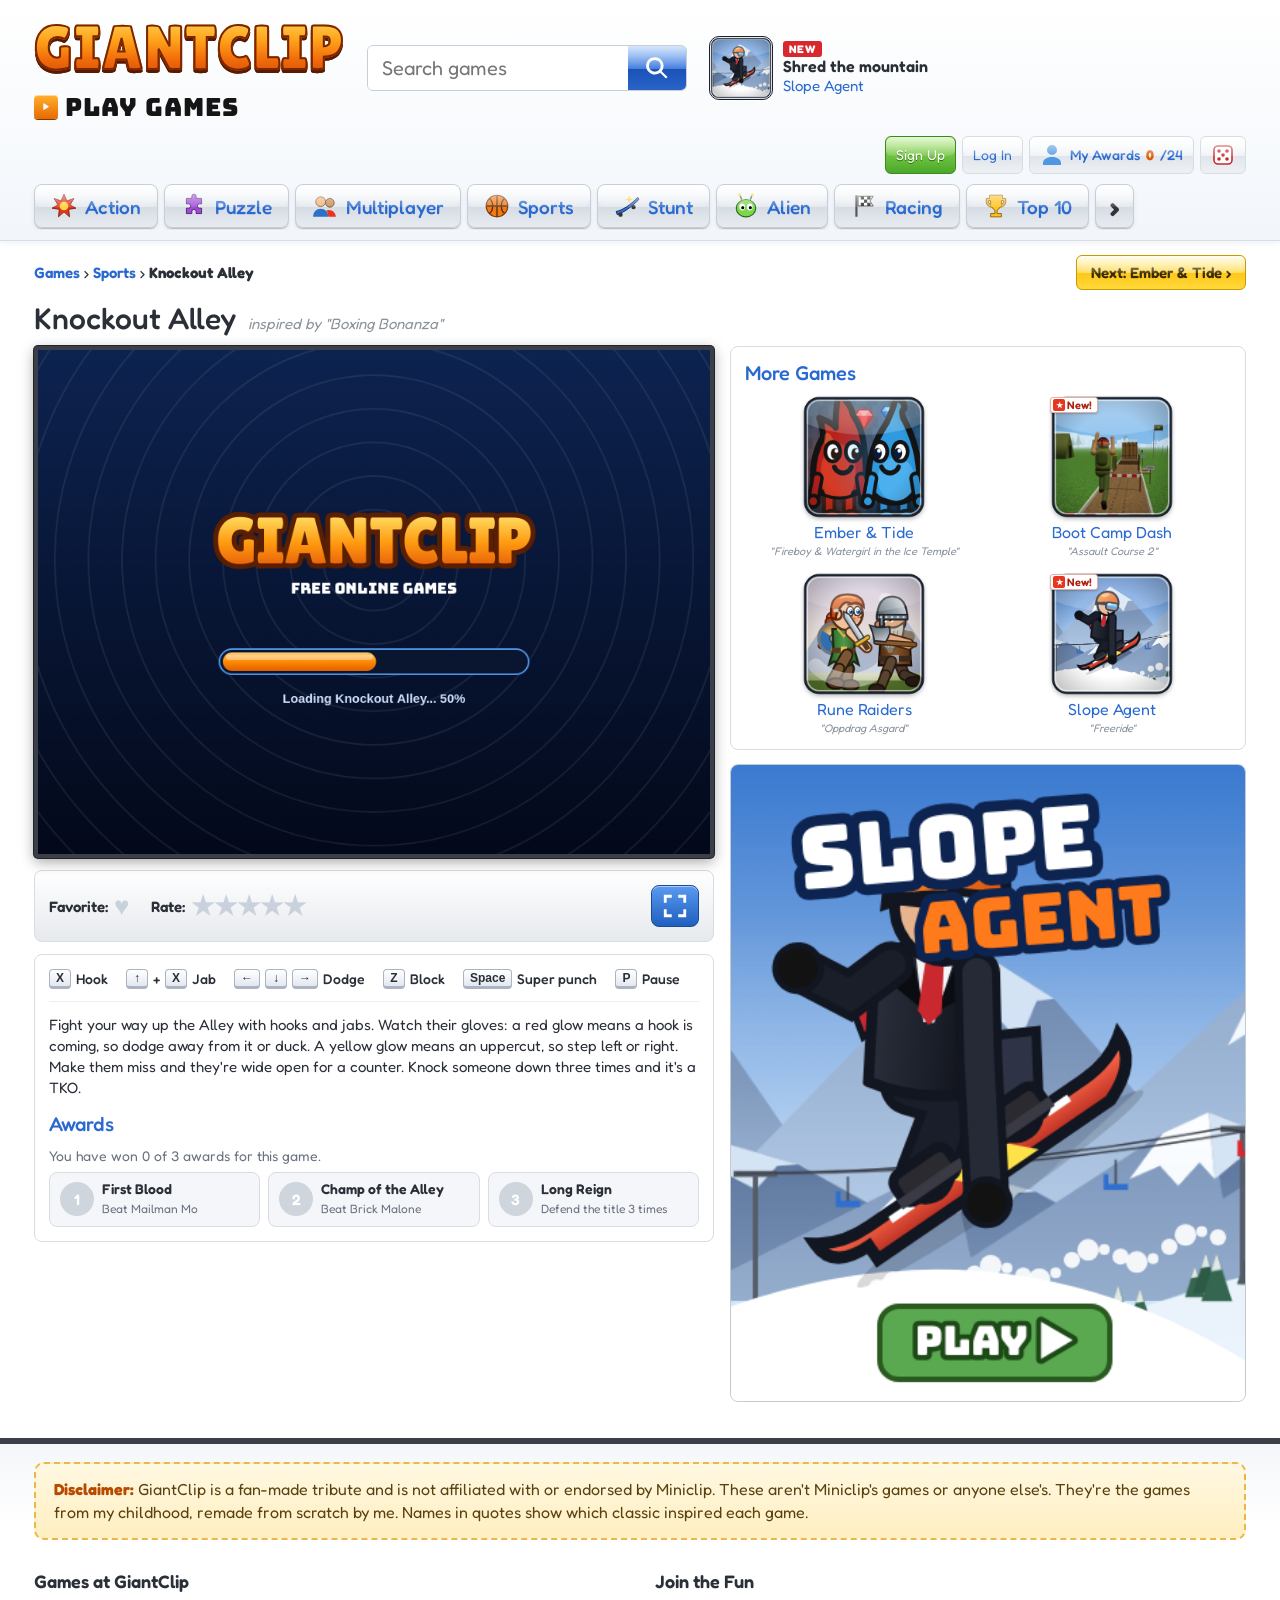
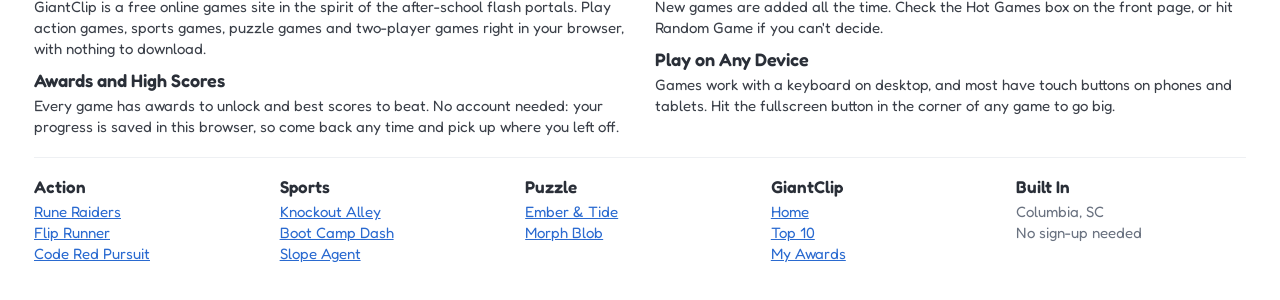
<file: games/knockout-alley/index.html>
<!doctype html>
<html lang="en">
<head>
<meta charset="utf-8">
<meta name="viewport" content="width=device-width, initial-scale=1, viewport-fit=cover">
<title>Knockout Alley | GiantClip</title>
<meta name="description" content="Free online games: boxing, temple puzzles, snowboarding, obstacle courses and more. No downloads.">
<link rel="preconnect" href="https://fonts.googleapis.com">
<link rel="stylesheet" href="https://fonts.googleapis.com/css2?family=Black+Ops+One&family=Bungee&family=Cinzel:wght@700;900&family=Metamorphous&family=Fredoka:wght@400;500;600;700&family=Lilita+One&family=Orbitron:wght@700&family=Pirata+One&display=swap">
<link rel="stylesheet" href="../../css/site.css">
</head>
<body data-game="knockout-alley">
<svg class="sprite" aria-hidden="true">
  <symbol id="i-search" viewBox="0 0 24 24"><path fill-rule="evenodd" d="M10 2a8 8 0 016.3 12.9l5.4 5.4-1.4 1.4-5.4-5.4A8 8 0 1110 2zm0 2.5a5.5 5.5 0 100 11 5.5 5.5 0 000-11z"/></symbol>
  <symbol id="i-action" viewBox="0 0 24 24"><path fill="#e8361e" stroke="#7a1a08" stroke-width=".8" d="M12 1l2.6 6.3 6.6-2.2-3.6 5.9L23 14l-6.7 1.1.8 6.9-5.1-4.6L6.9 22l.8-6.9L1 14l5.4-3-3.6-5.9 6.6 2.2z"/><circle cx="12" cy="12" r="4" fill="#ffd23a"/></symbol>
  <symbol id="i-sports" viewBox="0 0 24 24"><circle cx="12" cy="12" r="10" fill="#f07a1a" stroke="#7a3a08"/><path d="M2 12h20M12 2v20M5 5c4 3 4 11 0 14M19 5c-4 3-4 11 0 14" stroke="#5a2a04" stroke-width="1.2" fill="none"/></symbol>
  <symbol id="i-racing" viewBox="0 0 24 24"><path fill="#555" d="M4 2h2v20H4z"/><path fill="#fff" stroke="#333" stroke-width=".8" d="M6.5 3h14l-3 4.5 3 4.5h-14z"/><path fill="#222" d="M9 3h3v3H9zm6 0h3v3h-3zm-3 3h3v3h-3zm-3 3h3v3H9zm6 0h3v3h-3z"/></symbol>
  <symbol id="i-multi" viewBox="0 0 24 24"><circle cx="8" cy="8" r="4.5" fill="#f0b47e" stroke="#7a4a1e" stroke-width=".8"/><circle cx="16.5" cy="9" r="4" fill="#c98a52" stroke="#5a3010" stroke-width=".8"/><path fill="#2c71c8" d="M1 22c0-4.5 3-7.5 7-7.5s7 3 7 7.5z"/><path fill="#e8361e" d="M15 22c0-2.4-.7-4.4-2-5.8.8-.3 1.7-.5 2.6-.5 3.5 0 6.4 2.6 6.4 6.3z"/></symbol>
  <symbol id="i-puzzle" viewBox="0 0 24 24"><path fill="#a04ad8" stroke="#4a1a6a" stroke-width=".8" d="M10 3a2 2 0 014 0v2h5v5h-2a2 2 0 000 4h2v5h-5v-2a2 2 0 00-4 0v2H5v-5h2a2 2 0 000-4H5V5h5z"/></symbol>
  <symbol id="i-stunt" viewBox="0 0 24 24"><path fill="#2f6fd0" stroke="#0d2350" stroke-width=".8" d="M2 17c6-1 13-6 20-13l1 2C16 13 9 18 3 20z"/><circle cx="6" cy="20" r="2" fill="#333"/><circle cx="18" cy="13" r="2" fill="#333"/><path fill="#ffd23a" d="M14 2l1 3 3 1-3 1-1 3-1-3-3-1 3-1z"/></symbol>
  <symbol id="i-alien" viewBox="0 0 24 24"><ellipse cx="12" cy="14" rx="9" ry="8" fill="#7ad84a" stroke="#2a6a1a"/><ellipse cx="8.5" cy="13" rx="2.6" ry="3.2" fill="#fff"/><ellipse cx="15.5" cy="13" rx="2.6" ry="3.2" fill="#fff"/><circle cx="9" cy="13.5" r="1.4"/><circle cx="16" cy="13.5" r="1.4"/><path d="M8 6L6 1M16 6l2-5" stroke="#2a6a1a" stroke-width="1.4"/><circle cx="6" cy="1.5" r="1.4" fill="#ffd23a"/><circle cx="18" cy="1.5" r="1.4" fill="#ffd23a"/></symbol>
  <symbol id="i-top" viewBox="0 0 24 24"><path fill="#ffc21a" stroke="#8a5a00" stroke-width=".8" d="M6 2h12v3h3v3a5 5 0 01-5 5h-.3A6 6 0 0113 15.9V19h4v3H7v-3h4v-3.1A6 6 0 018.3 13H8a5 5 0 01-5-5V5h3zM5 7v1a3 3 0 002 2.8V7zm14 0h-2v3.8A3 3 0 0019 8z"/></symbol>
  <symbol id="i-star" viewBox="0 0 24 24"><path fill="#ffc21a" stroke="#b07a00" d="M12 2l3 6.6 7 .8-5.2 4.8 1.4 7L12 17.6 5.8 21.2l1.4-7L2 9.4l7-.8z"/></symbol>
  <symbol id="i-user" viewBox="0 0 24 24"><path fill="#4f97e3" d="M12 2a5 5 0 110 10 5 5 0 010-10zm0 12c5 0 9 2.5 9 6v2H3v-2c0-3.5 4-6 9-6z"/></symbol>
  <symbol id="i-dice" viewBox="0 0 24 24"><rect x="3" y="3" width="18" height="18" rx="4" fill="#fff" stroke="#c8282e" stroke-width="1.6"/><circle cx="8" cy="8" r="1.8" fill="#c8282e"/><circle cx="16" cy="16" r="1.8" fill="#c8282e"/><circle cx="12" cy="12" r="1.8" fill="#c8282e"/><circle cx="16" cy="8" r="1.8" fill="#c8282e"/><circle cx="8" cy="16" r="1.8" fill="#c8282e"/></symbol>
  <symbol id="i-full" viewBox="0 0 24 24"><path d="M3 9V3h6M15 3h6v6M21 15v6h-6M9 21H3v-6"/></symbol>
</svg>
<header class="mast"><div class="wrap mast-in">
  <a class="logo" href="../../index.html"><b>GIANTCLIP</b><span><i>▶</i>PLAY GAMES</span></a>
  <form class="searchbox" role="search" data-home="../../index.html">
    <input id="q" type="search" placeholder="Search games" aria-label="Search games">
    <button type="submit" aria-label="Search"><svg class="i"><use href="#i-search"/></svg></button>
  </form>
  <a class="mini-promo" href="../../games/slope-agent/index.html">
    <img src="../../assets/icons/sq-slope.png" alt="" width="64" height="64">
    <span><em>NEW</em><b>Shred the mountain</b><u>Slope Agent</u></span>
  </a>
  <div class="mast-links">
    <button type="button" class="mbtn signup" data-incoming>Sign Up</button><button type="button" class="mbtn" data-incoming>Log In</button>
    <a class="mbtn" href="../../index.html#awards"><svg class="i"><use href="#i-user"/></svg>My Awards <b class="award-total">0</b>/24</a>
    <a class="mbtn random" href="#" data-root="../../" title="Random game"><svg class="i"><use href="#i-dice"/></svg></a>
  </div>
</div>
<nav class="wrap pills" aria-label="Categories"><a class="pill" href="../../index.html#action"><svg class="i"><use href="#i-action"/></svg>Action</a><a class="pill" href="../../index.html#puzzle"><svg class="i"><use href="#i-puzzle"/></svg>Puzzle</a><a class="pill" href="../../index.html#multiplayer"><svg class="i"><use href="#i-multi"/></svg>Multiplayer</a><a class="pill" href="../../index.html#sports"><svg class="i"><use href="#i-sports"/></svg>Sports</a><a class="pill" href="../../index.html#stunt"><svg class="i"><use href="#i-stunt"/></svg>Stunt</a><a class="pill" href="../../index.html#alien"><svg class="i"><use href="#i-alien"/></svg>Alien</a><a class="pill" href="../../index.html#racing"><svg class="i"><use href="#i-racing"/></svg>Racing</a><a class="pill" href="../../index.html#top"><svg class="i"><use href="#i-top"/></svg>Top 10</a><a class="pill arrow random" href="#" data-root="../../" aria-label="Random game">›</a></nav>
</header>
<main class="wrap gamewrap">
  <div class="crumbs">
    <nav aria-label="Breadcrumb"><a href="../../index.html">Games</a> › <a href="../../index.html#sports">Sports</a> › <strong>Knockout Alley</strong></nav>
    <a class="next" href="../ember-tide/index.html">Next: Ember &amp; Tide ›</a>
  </div>
  <h1 class="gtitle">Knockout Alley <small>inspired by "Boxing Bonanza"</small></h1>
  <div class="gamepage">
    <div class="stage">
      <div class="frame"><canvas id="ka" width="800" height="600" tabindex="0" aria-label="Knockout Alley game"></canvas></div>
      <div class="pad" aria-label="Touch controls">
        <div><button type="button" class="alt" data-ka="L" aria-label="Dodge left">◀</button><button type="button" class="alt" data-ka="D" aria-label="Duck">▼</button><button type="button" class="alt" data-ka="R" aria-label="Dodge right">▶</button><button type="button" class="alt" data-ka="block">BLOCK</button></div>
        <div><button type="button" data-ka="jab">JAB</button><button type="button" data-ka="hook">HOOK</button><button type="button" data-ka="super">★</button></div>
      </div>
      <div class="box toolbar">
        <div class="grp">Favorite: <button type="button" class="fav" aria-pressed="false">♥</button></div>
        <div class="grp">Rate: <span class="rate"><button type="button" aria-label="1 star">★</button><button type="button" aria-label="2 stars">★</button><button type="button" aria-label="3 stars">★</button><button type="button" aria-label="4 stars">★</button><button type="button" aria-label="5 stars">★</button></span></div>
        <button type="button" class="fs" aria-label="Fullscreen" title="Fullscreen"><svg><use href="#i-full"/></svg></button>
      </div>
      <section class="box">
        <div class="controls"><span><kbd>X</kbd> Hook</span><span><kbd>↑</kbd>+<kbd>X</kbd> Jab</span><span><kbd>←</kbd><kbd>↓</kbd><kbd>→</kbd> Dodge</span><span><kbd>Z</kbd> Block</span><span><kbd>Space</kbd> Super punch</span><span><kbd>P</kbd> Pause</span></div>
        <p class="desc">Fight your way up the Alley with hooks and jabs. Watch their gloves: a red glow means a hook is coming, so dodge away from it or duck. A yellow glow means an uppercut, so step left or right. Make them miss and they're wide open for a counter. Knock someone down three times and it's a TKO.</p>
        <h2>Awards</h2>
        <p class="award-count">You have won 0 of 3 awards for this game.</p>
        <div class="awards"><div class="award" data-award="ka-first"><i>1</i><span><b>First Blood</b><small>Beat Mailman Mo</small></span></div><div class="award" data-award="ka-champ"><i>2</i><span><b>Champ of the Alley</b><small>Beat Brick Malone</small></span></div><div class="award" data-award="ka-defend"><i>3</i><span><b>Long Reign</b><small>Defend the title 3 times</small></span></div></div>
      </section>
    </div>
    <aside class="side">
      <section class="box"><h2>More Games</h2><div class="rel"><a class="gi " href="../../games/ember-tide/index.html" data-name="Ember &amp; Tide Puzzle"><img src="../../assets/icons/sq-ember.png" alt="" width="104" height="104" loading="lazy"><span>Ember &amp; Tide</span><small class="orig">"Fireboy &amp; Watergirl in the Ice Temple"</small></a><a class="gi " href="../../games/boot-camp-dash/index.html" data-name="Boot Camp Dash Sports"><i class="newtag">New!</i><img src="../../assets/icons/sq-bootcamp.png" alt="" width="104" height="104" loading="lazy"><span>Boot Camp Dash</span><small class="orig">"Assault Course 2"</small></a><a class="gi " href="../../games/rune-raiders/index.html" data-name="Rune Raiders Action"><img src="../../assets/icons/sq-rune.png" alt="" width="104" height="104" loading="lazy"><span>Rune Raiders</span><small class="orig">"Oppdrag Asgard"</small></a><a class="gi " href="../../games/slope-agent/index.html" data-name="Slope Agent Stunt"><i class="newtag">New!</i><img src="../../assets/icons/sq-slope.png" alt="" width="104" height="104" loading="lazy"><span>Slope Agent</span><small class="orig">"Freeride"</small></a></div></section>
      <a class="promo" href="../../games/slope-agent/index.html" aria-label="Play Slope Agent"><img src="../../assets/icons/tall-slope.png" alt="" width="380" height="470"></a>
    </aside>
  </div>
</main>
<footer class="foot"><div class="wrap">
  <div class="disclaimer"><b>Disclaimer:</b> GiantClip is a fan-made tribute and is not affiliated with or endorsed by Miniclip. These aren't Miniclip's games or anyone else's. They're the games from my childhood, remade from scratch by me. Names in quotes show which classic inspired each game.</div>
  <div class="about">
    <section><h3>Games at GiantClip</h3><p>GiantClip is a free online games site in the spirit of the after-school flash portals. Play action games, sports games, puzzle games and two-player games right in your browser, with nothing to download.</p>
    <h3>Awards and High Scores</h3><p>Every game has awards to unlock and best scores to beat. No account needed: your progress is saved in this browser, so come back any time and pick up where you left off.</p></section>
    <section><h3>Join the Fun</h3><p>New games are added all the time. Check the Hot Games box on the front page, or hit Random Game if you can't decide.</p>
    <h3>Play on Any Device</h3><p>Games work with a keyboard on desktop, and most have touch buttons on phones and tablets. Hit the fullscreen button in the corner of any game to go big.</p></section>
  </div>
  <div class="cols">
    <div><h4>Action</h4><a href="../../games/rune-raiders/index.html">Rune Raiders</a><a href="../../games/flip-runner/index.html">Flip Runner</a><a href="../../games/code-red-pursuit/index.html">Code Red Pursuit</a></div>
    <div><h4>Sports</h4><a href="../../games/knockout-alley/index.html">Knockout Alley</a><a href="../../games/boot-camp-dash/index.html">Boot Camp Dash</a><a href="../../games/slope-agent/index.html">Slope Agent</a></div>
    <div><h4>Puzzle</h4><a href="../../games/ember-tide/index.html">Ember &amp; Tide</a><a href="../../games/morph-blob/index.html">Morph Blob</a></div>
    <div><h4>GiantClip</h4><a href="../../index.html">Home</a><a href="../../index.html#top">Top 10</a><a href="../../index.html#awards">My Awards</a></div>
    <div><h4>Built In</h4><span>Columbia, SC</span><span>No sign-up needed</span></div>
  </div>
</div></footer>
<script src="../../js/site.js"></script>
<script src="game.js"></script>
</body>
</html>
</file>
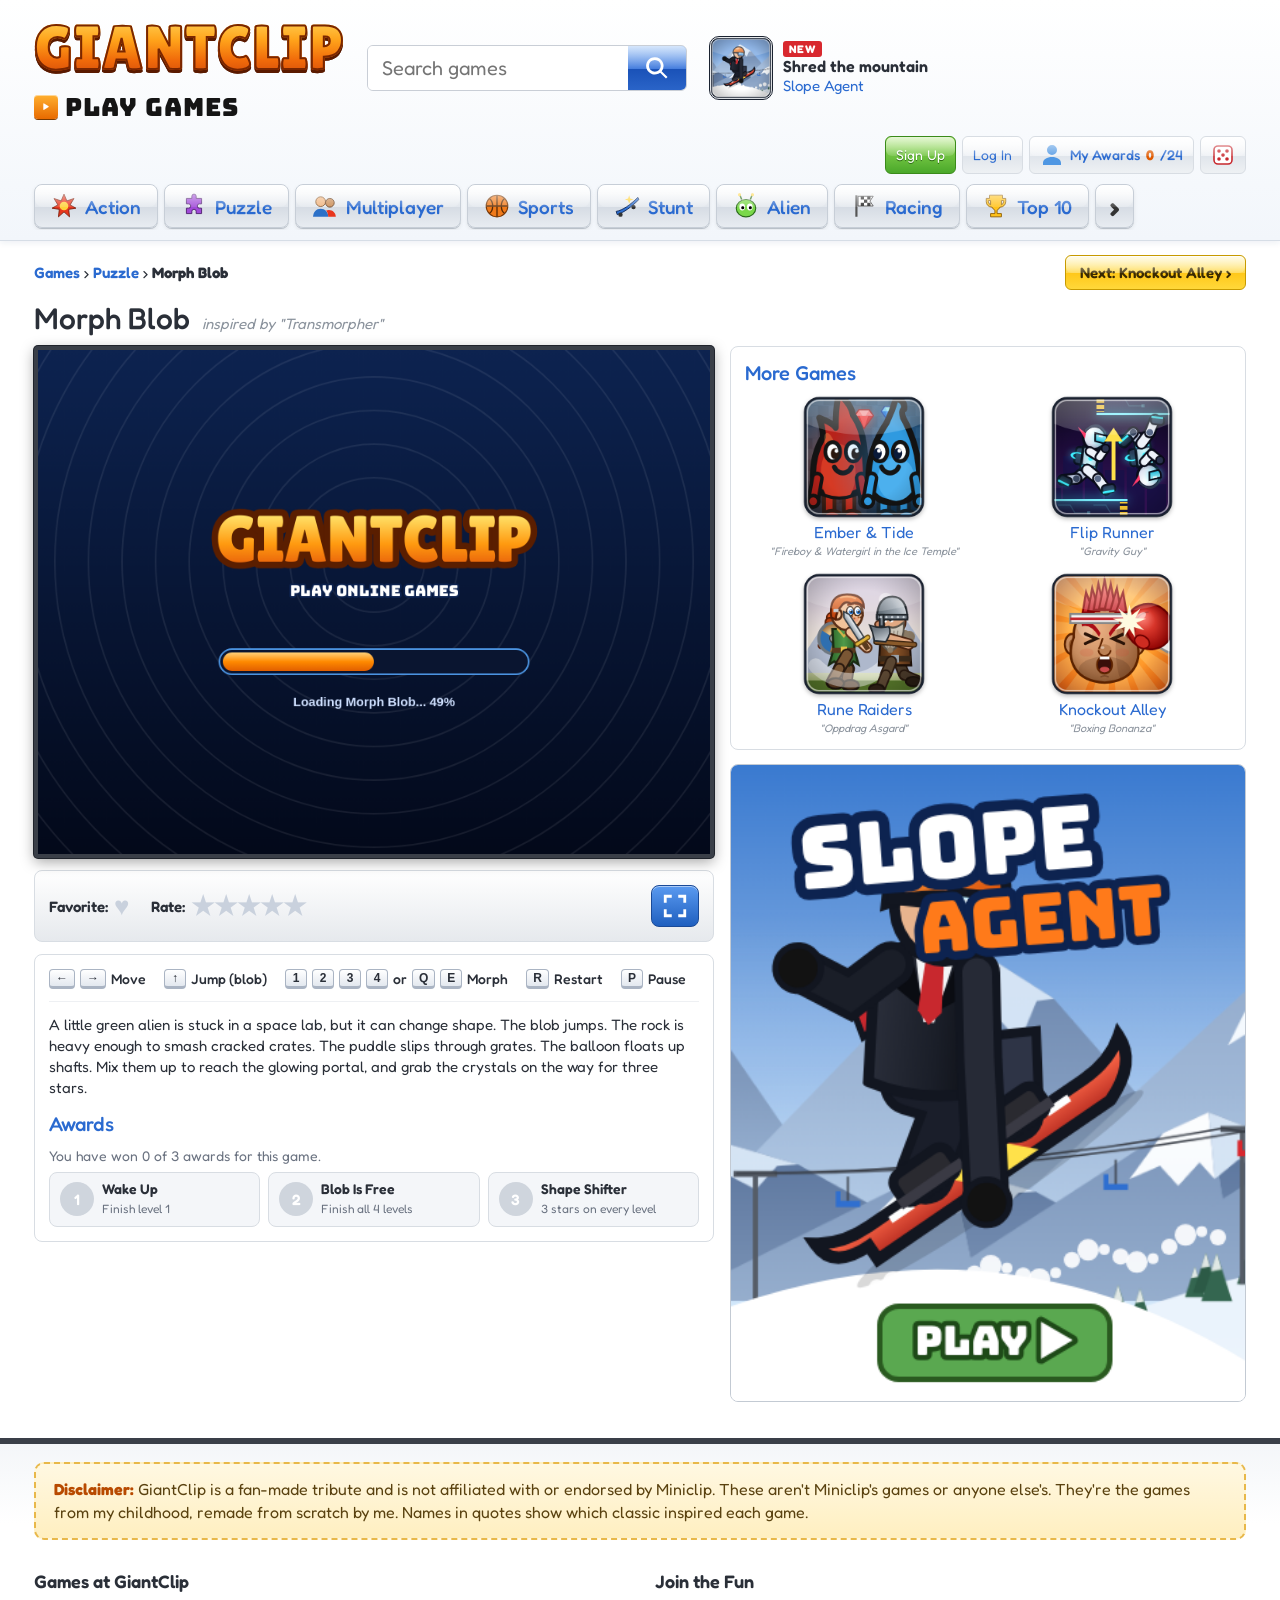
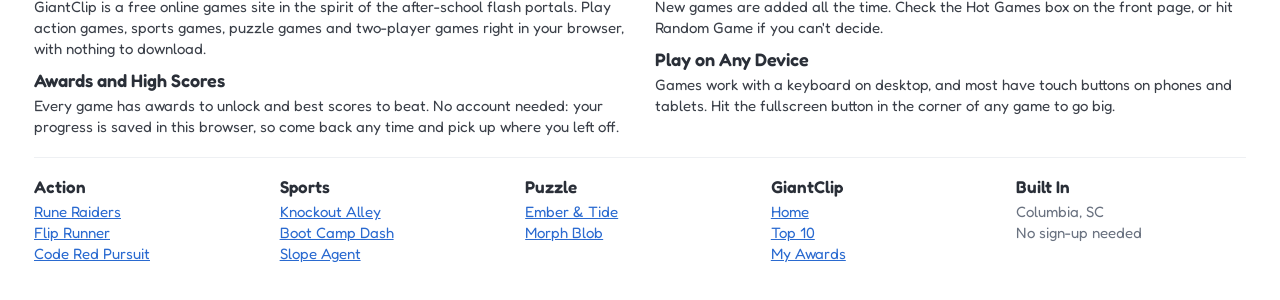
<file: games/morph-blob/index.html>
<!doctype html>
<html lang="en">
<head>
<meta charset="utf-8">
<meta name="viewport" content="width=device-width, initial-scale=1, viewport-fit=cover">
<title>Morph Blob | GiantClip</title>
<meta name="description" content="Free online games: boxing, temple puzzles, snowboarding, obstacle courses and more. No downloads.">
<link rel="preconnect" href="https://fonts.googleapis.com">
<link rel="stylesheet" href="https://fonts.googleapis.com/css2?family=Black+Ops+One&family=Bungee&family=Cinzel:wght@700;900&family=Metamorphous&family=Fredoka:wght@400;500;600;700&family=Lilita+One&family=Orbitron:wght@700&family=Pirata+One&display=swap">
<link rel="stylesheet" href="../../css/site.css">
</head>
<body data-game="morph-blob">
<svg class="sprite" aria-hidden="true">
  <symbol id="i-search" viewBox="0 0 24 24"><path fill-rule="evenodd" d="M10 2a8 8 0 016.3 12.9l5.4 5.4-1.4 1.4-5.4-5.4A8 8 0 1110 2zm0 2.5a5.5 5.5 0 100 11 5.5 5.5 0 000-11z"/></symbol>
  <symbol id="i-action" viewBox="0 0 24 24"><path fill="#e8361e" stroke="#7a1a08" stroke-width=".8" d="M12 1l2.6 6.3 6.6-2.2-3.6 5.9L23 14l-6.7 1.1.8 6.9-5.1-4.6L6.9 22l.8-6.9L1 14l5.4-3-3.6-5.9 6.6 2.2z"/><circle cx="12" cy="12" r="4" fill="#ffd23a"/></symbol>
  <symbol id="i-sports" viewBox="0 0 24 24"><circle cx="12" cy="12" r="10" fill="#f07a1a" stroke="#7a3a08"/><path d="M2 12h20M12 2v20M5 5c4 3 4 11 0 14M19 5c-4 3-4 11 0 14" stroke="#5a2a04" stroke-width="1.2" fill="none"/></symbol>
  <symbol id="i-racing" viewBox="0 0 24 24"><path fill="#555" d="M4 2h2v20H4z"/><path fill="#fff" stroke="#333" stroke-width=".8" d="M6.5 3h14l-3 4.5 3 4.5h-14z"/><path fill="#222" d="M9 3h3v3H9zm6 0h3v3h-3zm-3 3h3v3h-3zm-3 3h3v3H9zm6 0h3v3h-3z"/></symbol>
  <symbol id="i-multi" viewBox="0 0 24 24"><circle cx="8" cy="8" r="4.5" fill="#f0b47e" stroke="#7a4a1e" stroke-width=".8"/><circle cx="16.5" cy="9" r="4" fill="#c98a52" stroke="#5a3010" stroke-width=".8"/><path fill="#2c71c8" d="M1 22c0-4.5 3-7.5 7-7.5s7 3 7 7.5z"/><path fill="#e8361e" d="M15 22c0-2.4-.7-4.4-2-5.8.8-.3 1.7-.5 2.6-.5 3.5 0 6.4 2.6 6.4 6.3z"/></symbol>
  <symbol id="i-puzzle" viewBox="0 0 24 24"><path fill="#a04ad8" stroke="#4a1a6a" stroke-width=".8" d="M10 3a2 2 0 014 0v2h5v5h-2a2 2 0 000 4h2v5h-5v-2a2 2 0 00-4 0v2H5v-5h2a2 2 0 000-4H5V5h5z"/></symbol>
  <symbol id="i-stunt" viewBox="0 0 24 24"><path fill="#2f6fd0" stroke="#0d2350" stroke-width=".8" d="M2 17c6-1 13-6 20-13l1 2C16 13 9 18 3 20z"/><circle cx="6" cy="20" r="2" fill="#333"/><circle cx="18" cy="13" r="2" fill="#333"/><path fill="#ffd23a" d="M14 2l1 3 3 1-3 1-1 3-1-3-3-1 3-1z"/></symbol>
  <symbol id="i-alien" viewBox="0 0 24 24"><ellipse cx="12" cy="14" rx="9" ry="8" fill="#7ad84a" stroke="#2a6a1a"/><ellipse cx="8.5" cy="13" rx="2.6" ry="3.2" fill="#fff"/><ellipse cx="15.5" cy="13" rx="2.6" ry="3.2" fill="#fff"/><circle cx="9" cy="13.5" r="1.4"/><circle cx="16" cy="13.5" r="1.4"/><path d="M8 6L6 1M16 6l2-5" stroke="#2a6a1a" stroke-width="1.4"/><circle cx="6" cy="1.5" r="1.4" fill="#ffd23a"/><circle cx="18" cy="1.5" r="1.4" fill="#ffd23a"/></symbol>
  <symbol id="i-top" viewBox="0 0 24 24"><path fill="#ffc21a" stroke="#8a5a00" stroke-width=".8" d="M6 2h12v3h3v3a5 5 0 01-5 5h-.3A6 6 0 0113 15.9V19h4v3H7v-3h4v-3.1A6 6 0 018.3 13H8a5 5 0 01-5-5V5h3zM5 7v1a3 3 0 002 2.8V7zm14 0h-2v3.8A3 3 0 0019 8z"/></symbol>
  <symbol id="i-star" viewBox="0 0 24 24"><path fill="#ffc21a" stroke="#b07a00" d="M12 2l3 6.6 7 .8-5.2 4.8 1.4 7L12 17.6 5.8 21.2l1.4-7L2 9.4l7-.8z"/></symbol>
  <symbol id="i-user" viewBox="0 0 24 24"><path fill="#4f97e3" d="M12 2a5 5 0 110 10 5 5 0 010-10zm0 12c5 0 9 2.5 9 6v2H3v-2c0-3.5 4-6 9-6z"/></symbol>
  <symbol id="i-dice" viewBox="0 0 24 24"><rect x="3" y="3" width="18" height="18" rx="4" fill="#fff" stroke="#c8282e" stroke-width="1.6"/><circle cx="8" cy="8" r="1.8" fill="#c8282e"/><circle cx="16" cy="16" r="1.8" fill="#c8282e"/><circle cx="12" cy="12" r="1.8" fill="#c8282e"/><circle cx="16" cy="8" r="1.8" fill="#c8282e"/><circle cx="8" cy="16" r="1.8" fill="#c8282e"/></symbol>
  <symbol id="i-full" viewBox="0 0 24 24"><path d="M3 9V3h6M15 3h6v6M21 15v6h-6M9 21H3v-6"/></symbol>
</svg>
<header class="mast"><div class="wrap mast-in">
  <a class="logo" href="../../index.html"><b>GIANTCLIP</b><span><i>▶</i>PLAY GAMES</span></a>
  <form class="searchbox" role="search" data-home="../../index.html">
    <input id="q" type="search" placeholder="Search games" aria-label="Search games">
    <button type="submit" aria-label="Search"><svg class="i"><use href="#i-search"/></svg></button>
  </form>
  <a class="mini-promo" href="../../games/slope-agent/index.html">
    <img src="../../assets/icons/sq-slope.png" alt="" width="64" height="64">
    <span><em>NEW</em><b>Shred the mountain</b><u>Slope Agent</u></span>
  </a>
  <div class="mast-links">
    <button type="button" class="mbtn signup" data-incoming>Sign Up</button><button type="button" class="mbtn" data-incoming>Log In</button>
    <a class="mbtn" href="../../index.html#awards"><svg class="i"><use href="#i-user"/></svg>My Awards <b class="award-total">0</b>/24</a>
    <a class="mbtn random" href="#" data-root="../../" title="Random game"><svg class="i"><use href="#i-dice"/></svg></a>
  </div>
</div>
<nav class="wrap pills" aria-label="Categories"><a class="pill" href="../../index.html#action"><svg class="i"><use href="#i-action"/></svg>Action</a><a class="pill" href="../../index.html#puzzle"><svg class="i"><use href="#i-puzzle"/></svg>Puzzle</a><a class="pill" href="../../index.html#multiplayer"><svg class="i"><use href="#i-multi"/></svg>Multiplayer</a><a class="pill" href="../../index.html#sports"><svg class="i"><use href="#i-sports"/></svg>Sports</a><a class="pill" href="../../index.html#stunt"><svg class="i"><use href="#i-stunt"/></svg>Stunt</a><a class="pill" href="../../index.html#alien"><svg class="i"><use href="#i-alien"/></svg>Alien</a><a class="pill" href="../../index.html#racing"><svg class="i"><use href="#i-racing"/></svg>Racing</a><a class="pill" href="../../index.html#top"><svg class="i"><use href="#i-top"/></svg>Top 10</a><a class="pill arrow random" href="#" data-root="../../" aria-label="Random game">›</a></nav>
</header>
<main class="wrap gamewrap">
  <div class="crumbs">
    <nav aria-label="Breadcrumb"><a href="../../index.html">Games</a> › <a href="../../index.html#puzzle">Puzzle</a> › <strong>Morph Blob</strong></nav>
    <a class="next" href="../knockout-alley/index.html">Next: Knockout Alley ›</a>
  </div>
  <h1 class="gtitle">Morph Blob <small>inspired by "Transmorpher"</small></h1>
  <div class="gamepage">
    <div class="stage">
      <div class="frame"><canvas id="mb" width="800" height="600" tabindex="0" aria-label="Morph Blob game"></canvas></div>
      <div class="pad" aria-label="Touch controls">
        <div><button type="button" class="alt" data-pad="l" aria-label="Left">◀</button><button type="button" class="alt" data-pad="r" aria-label="Right">▶</button></div>
        <div><button type="button" data-pad="m">MORPH</button><button type="button" data-pad="u">JUMP</button></div>
      </div>
      <div class="box toolbar">
        <div class="grp">Favorite: <button type="button" class="fav" aria-pressed="false">♥</button></div>
        <div class="grp">Rate: <span class="rate"><button type="button" aria-label="1 star">★</button><button type="button" aria-label="2 stars">★</button><button type="button" aria-label="3 stars">★</button><button type="button" aria-label="4 stars">★</button><button type="button" aria-label="5 stars">★</button></span></div>
        <button type="button" class="fs" aria-label="Fullscreen" title="Fullscreen"><svg><use href="#i-full"/></svg></button>
      </div>
      <section class="box">
        <div class="controls"><span><kbd>←</kbd><kbd>→</kbd> Move</span><span><kbd>↑</kbd> Jump (blob)</span><span><kbd>1</kbd><kbd>2</kbd><kbd>3</kbd><kbd>4</kbd> or <kbd>Q</kbd><kbd>E</kbd> Morph</span><span><kbd>R</kbd> Restart</span><span><kbd>P</kbd> Pause</span></div>
        <p class="desc">A little green alien is stuck in a space lab, but it can change shape. The blob jumps. The rock is heavy enough to smash cracked crates. The puddle slips through grates. The balloon floats up shafts. Mix them up to reach the glowing portal, and grab the crystals on the way for three stars.</p>
        <h2>Awards</h2>
        <p class="award-count">You have won 0 of 3 awards for this game.</p>
        <div class="awards"><div class="award" data-award="mb-first"><i>1</i><span><b>Wake Up</b><small>Finish level 1</small></span></div><div class="award" data-award="mb-all"><i>2</i><span><b>Blob Is Free</b><small>Finish all 4 levels</small></span></div><div class="award" data-award="mb-stars"><i>3</i><span><b>Shape Shifter</b><small>3 stars on every level</small></span></div></div>
      </section>
    </div>
    <aside class="side">
      <section class="box"><h2>More Games</h2><div class="rel"><a class="gi " href="../../games/ember-tide/index.html" data-name="Ember &amp; Tide Puzzle"><img src="../../assets/icons/sq-ember.png" alt="" width="104" height="104" loading="lazy"><span>Ember &amp; Tide</span><small class="orig">"Fireboy &amp; Watergirl in the Ice Temple"</small></a><a class="gi " href="../../games/flip-runner/index.html" data-name="Flip Runner Action"><img src="../../assets/icons/sq-flip.png" alt="" width="104" height="104" loading="lazy"><span>Flip Runner</span><small class="orig">"Gravity Guy"</small></a><a class="gi " href="../../games/rune-raiders/index.html" data-name="Rune Raiders Action"><img src="../../assets/icons/sq-rune.png" alt="" width="104" height="104" loading="lazy"><span>Rune Raiders</span><small class="orig">"Oppdrag Asgard"</small></a><a class="gi " href="../../games/knockout-alley/index.html" data-name="Knockout Alley Sports"><img src="../../assets/icons/sq-knockout.png" alt="" width="104" height="104" loading="lazy"><span>Knockout Alley</span><small class="orig">"Boxing Bonanza"</small></a></div></section>
      <a class="promo" href="../../games/slope-agent/index.html" aria-label="Play Slope Agent"><img src="../../assets/icons/tall-slope.png" alt="" width="380" height="470"></a>
    </aside>
  </div>
</main>
<footer class="foot"><div class="wrap">
  <div class="disclaimer"><b>Disclaimer:</b> GiantClip is a fan-made tribute and is not affiliated with or endorsed by Miniclip. These aren't Miniclip's games or anyone else's. They're the games from my childhood, remade from scratch by me. Names in quotes show which classic inspired each game.</div>
  <div class="about">
    <section><h3>Games at GiantClip</h3><p>GiantClip is a free online games site in the spirit of the after-school flash portals. Play action games, sports games, puzzle games and two-player games right in your browser, with nothing to download.</p>
    <h3>Awards and High Scores</h3><p>Every game has awards to unlock and best scores to beat. No account needed: your progress is saved in this browser, so come back any time and pick up where you left off.</p></section>
    <section><h3>Join the Fun</h3><p>New games are added all the time. Check the Hot Games box on the front page, or hit Random Game if you can't decide.</p>
    <h3>Play on Any Device</h3><p>Games work with a keyboard on desktop, and most have touch buttons on phones and tablets. Hit the fullscreen button in the corner of any game to go big.</p></section>
  </div>
  <div class="cols">
    <div><h4>Action</h4><a href="../../games/rune-raiders/index.html">Rune Raiders</a><a href="../../games/flip-runner/index.html">Flip Runner</a><a href="../../games/code-red-pursuit/index.html">Code Red Pursuit</a></div>
    <div><h4>Sports</h4><a href="../../games/knockout-alley/index.html">Knockout Alley</a><a href="../../games/boot-camp-dash/index.html">Boot Camp Dash</a><a href="../../games/slope-agent/index.html">Slope Agent</a></div>
    <div><h4>Puzzle</h4><a href="../../games/ember-tide/index.html">Ember &amp; Tide</a><a href="../../games/morph-blob/index.html">Morph Blob</a></div>
    <div><h4>GiantClip</h4><a href="../../index.html">Home</a><a href="../../index.html#top">Top 10</a><a href="../../index.html#awards">My Awards</a></div>
    <div><h4>Built In</h4><span>Columbia, SC</span><span>No sign-up needed</span></div>
  </div>
</div></footer>
<script src="../../js/site.js"></script>
<script src="../../games/common/kit.js"></script>
<script src="game.js"></script>
</body>
</html>
</file>
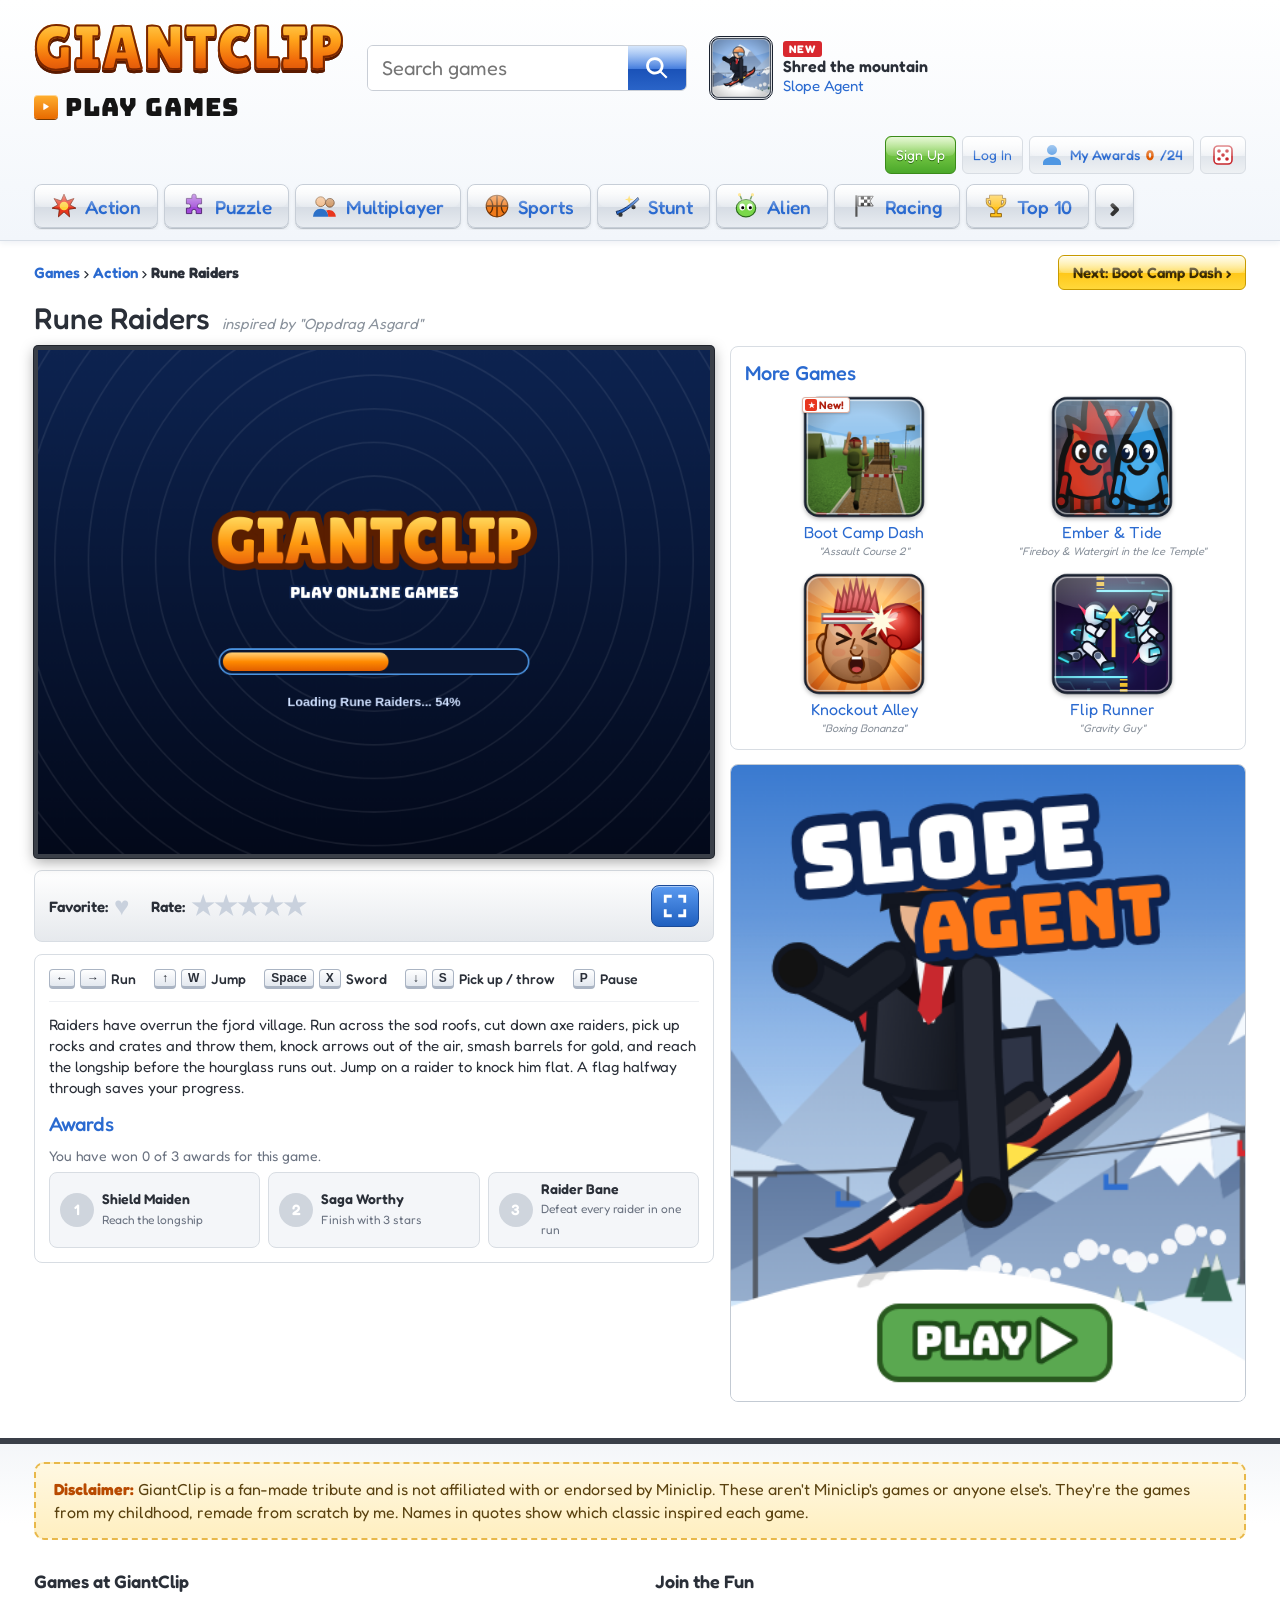
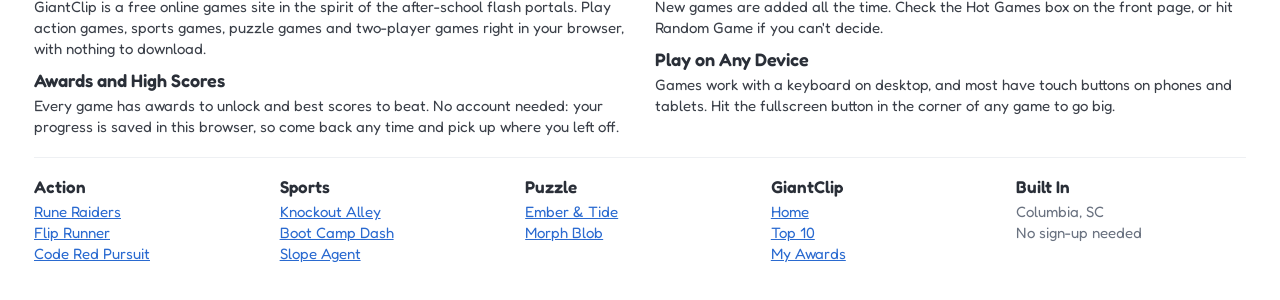
<file: games/rune-raiders/index.html>
<!doctype html>
<html lang="en">
<head>
<meta charset="utf-8">
<meta name="viewport" content="width=device-width, initial-scale=1, viewport-fit=cover">
<title>Rune Raiders | GiantClip</title>
<meta name="description" content="Free online games: boxing, temple puzzles, snowboarding, obstacle courses and more. No downloads.">
<link rel="preconnect" href="https://fonts.googleapis.com">
<link rel="stylesheet" href="https://fonts.googleapis.com/css2?family=Black+Ops+One&family=Bungee&family=Cinzel:wght@700;900&family=Metamorphous&family=Fredoka:wght@400;500;600;700&family=Lilita+One&family=Orbitron:wght@700&family=Pirata+One&display=swap">
<link rel="stylesheet" href="../../css/site.css">
</head>
<body data-game="rune-raiders">
<svg class="sprite" aria-hidden="true">
  <symbol id="i-search" viewBox="0 0 24 24"><path fill-rule="evenodd" d="M10 2a8 8 0 016.3 12.9l5.4 5.4-1.4 1.4-5.4-5.4A8 8 0 1110 2zm0 2.5a5.5 5.5 0 100 11 5.5 5.5 0 000-11z"/></symbol>
  <symbol id="i-action" viewBox="0 0 24 24"><path fill="#e8361e" stroke="#7a1a08" stroke-width=".8" d="M12 1l2.6 6.3 6.6-2.2-3.6 5.9L23 14l-6.7 1.1.8 6.9-5.1-4.6L6.9 22l.8-6.9L1 14l5.4-3-3.6-5.9 6.6 2.2z"/><circle cx="12" cy="12" r="4" fill="#ffd23a"/></symbol>
  <symbol id="i-sports" viewBox="0 0 24 24"><circle cx="12" cy="12" r="10" fill="#f07a1a" stroke="#7a3a08"/><path d="M2 12h20M12 2v20M5 5c4 3 4 11 0 14M19 5c-4 3-4 11 0 14" stroke="#5a2a04" stroke-width="1.2" fill="none"/></symbol>
  <symbol id="i-racing" viewBox="0 0 24 24"><path fill="#555" d="M4 2h2v20H4z"/><path fill="#fff" stroke="#333" stroke-width=".8" d="M6.5 3h14l-3 4.5 3 4.5h-14z"/><path fill="#222" d="M9 3h3v3H9zm6 0h3v3h-3zm-3 3h3v3h-3zm-3 3h3v3H9zm6 0h3v3h-3z"/></symbol>
  <symbol id="i-multi" viewBox="0 0 24 24"><circle cx="8" cy="8" r="4.5" fill="#f0b47e" stroke="#7a4a1e" stroke-width=".8"/><circle cx="16.5" cy="9" r="4" fill="#c98a52" stroke="#5a3010" stroke-width=".8"/><path fill="#2c71c8" d="M1 22c0-4.5 3-7.5 7-7.5s7 3 7 7.5z"/><path fill="#e8361e" d="M15 22c0-2.4-.7-4.4-2-5.8.8-.3 1.7-.5 2.6-.5 3.5 0 6.4 2.6 6.4 6.3z"/></symbol>
  <symbol id="i-puzzle" viewBox="0 0 24 24"><path fill="#a04ad8" stroke="#4a1a6a" stroke-width=".8" d="M10 3a2 2 0 014 0v2h5v5h-2a2 2 0 000 4h2v5h-5v-2a2 2 0 00-4 0v2H5v-5h2a2 2 0 000-4H5V5h5z"/></symbol>
  <symbol id="i-stunt" viewBox="0 0 24 24"><path fill="#2f6fd0" stroke="#0d2350" stroke-width=".8" d="M2 17c6-1 13-6 20-13l1 2C16 13 9 18 3 20z"/><circle cx="6" cy="20" r="2" fill="#333"/><circle cx="18" cy="13" r="2" fill="#333"/><path fill="#ffd23a" d="M14 2l1 3 3 1-3 1-1 3-1-3-3-1 3-1z"/></symbol>
  <symbol id="i-alien" viewBox="0 0 24 24"><ellipse cx="12" cy="14" rx="9" ry="8" fill="#7ad84a" stroke="#2a6a1a"/><ellipse cx="8.5" cy="13" rx="2.6" ry="3.2" fill="#fff"/><ellipse cx="15.5" cy="13" rx="2.6" ry="3.2" fill="#fff"/><circle cx="9" cy="13.5" r="1.4"/><circle cx="16" cy="13.5" r="1.4"/><path d="M8 6L6 1M16 6l2-5" stroke="#2a6a1a" stroke-width="1.4"/><circle cx="6" cy="1.5" r="1.4" fill="#ffd23a"/><circle cx="18" cy="1.5" r="1.4" fill="#ffd23a"/></symbol>
  <symbol id="i-top" viewBox="0 0 24 24"><path fill="#ffc21a" stroke="#8a5a00" stroke-width=".8" d="M6 2h12v3h3v3a5 5 0 01-5 5h-.3A6 6 0 0113 15.9V19h4v3H7v-3h4v-3.1A6 6 0 018.3 13H8a5 5 0 01-5-5V5h3zM5 7v1a3 3 0 002 2.8V7zm14 0h-2v3.8A3 3 0 0019 8z"/></symbol>
  <symbol id="i-star" viewBox="0 0 24 24"><path fill="#ffc21a" stroke="#b07a00" d="M12 2l3 6.6 7 .8-5.2 4.8 1.4 7L12 17.6 5.8 21.2l1.4-7L2 9.4l7-.8z"/></symbol>
  <symbol id="i-user" viewBox="0 0 24 24"><path fill="#4f97e3" d="M12 2a5 5 0 110 10 5 5 0 010-10zm0 12c5 0 9 2.5 9 6v2H3v-2c0-3.5 4-6 9-6z"/></symbol>
  <symbol id="i-dice" viewBox="0 0 24 24"><rect x="3" y="3" width="18" height="18" rx="4" fill="#fff" stroke="#c8282e" stroke-width="1.6"/><circle cx="8" cy="8" r="1.8" fill="#c8282e"/><circle cx="16" cy="16" r="1.8" fill="#c8282e"/><circle cx="12" cy="12" r="1.8" fill="#c8282e"/><circle cx="16" cy="8" r="1.8" fill="#c8282e"/><circle cx="8" cy="16" r="1.8" fill="#c8282e"/></symbol>
  <symbol id="i-full" viewBox="0 0 24 24"><path d="M3 9V3h6M15 3h6v6M21 15v6h-6M9 21H3v-6"/></symbol>
</svg>
<header class="mast"><div class="wrap mast-in">
  <a class="logo" href="../../index.html"><b>GIANTCLIP</b><span><i>▶</i>PLAY GAMES</span></a>
  <form class="searchbox" role="search" data-home="../../index.html">
    <input id="q" type="search" placeholder="Search games" aria-label="Search games">
    <button type="submit" aria-label="Search"><svg class="i"><use href="#i-search"/></svg></button>
  </form>
  <a class="mini-promo" href="../../games/slope-agent/index.html">
    <img src="../../assets/icons/sq-slope.png" alt="" width="64" height="64">
    <span><em>NEW</em><b>Shred the mountain</b><u>Slope Agent</u></span>
  </a>
  <div class="mast-links">
    <button type="button" class="mbtn signup" data-incoming>Sign Up</button><button type="button" class="mbtn" data-incoming>Log In</button>
    <a class="mbtn" href="../../index.html#awards"><svg class="i"><use href="#i-user"/></svg>My Awards <b class="award-total">0</b>/24</a>
    <a class="mbtn random" href="#" data-root="../../" title="Random game"><svg class="i"><use href="#i-dice"/></svg></a>
  </div>
</div>
<nav class="wrap pills" aria-label="Categories"><a class="pill" href="../../index.html#action"><svg class="i"><use href="#i-action"/></svg>Action</a><a class="pill" href="../../index.html#puzzle"><svg class="i"><use href="#i-puzzle"/></svg>Puzzle</a><a class="pill" href="../../index.html#multiplayer"><svg class="i"><use href="#i-multi"/></svg>Multiplayer</a><a class="pill" href="../../index.html#sports"><svg class="i"><use href="#i-sports"/></svg>Sports</a><a class="pill" href="../../index.html#stunt"><svg class="i"><use href="#i-stunt"/></svg>Stunt</a><a class="pill" href="../../index.html#alien"><svg class="i"><use href="#i-alien"/></svg>Alien</a><a class="pill" href="../../index.html#racing"><svg class="i"><use href="#i-racing"/></svg>Racing</a><a class="pill" href="../../index.html#top"><svg class="i"><use href="#i-top"/></svg>Top 10</a><a class="pill arrow random" href="#" data-root="../../" aria-label="Random game">›</a></nav>
</header>
<main class="wrap gamewrap">
  <div class="crumbs">
    <nav aria-label="Breadcrumb"><a href="../../index.html">Games</a> › <a href="../../index.html#action">Action</a> › <strong>Rune Raiders</strong></nav>
    <a class="next" href="../boot-camp-dash/index.html">Next: Boot Camp Dash ›</a>
  </div>
  <h1 class="gtitle">Rune Raiders <small>inspired by "Oppdrag Asgard"</small></h1>
  <div class="gamepage">
    <div class="stage">
      <div class="frame"><canvas id="rr" width="800" height="600" tabindex="0" aria-label="Rune Raiders game"></canvas></div>
      <div class="pad" aria-label="Touch controls">
        <div><button type="button" class="alt" data-rr="l" aria-label="Run left">◀</button><button type="button" class="alt" data-rr="r" aria-label="Run right">▶</button></div>
        <div><button type="button" data-rr="p">GRAB</button><button type="button" data-rr="x">SWORD</button><button type="button" data-rr="j">JUMP</button></div>
      </div>
      <div class="box toolbar">
        <div class="grp">Favorite: <button type="button" class="fav" aria-pressed="false">♥</button></div>
        <div class="grp">Rate: <span class="rate"><button type="button" aria-label="1 star">★</button><button type="button" aria-label="2 stars">★</button><button type="button" aria-label="3 stars">★</button><button type="button" aria-label="4 stars">★</button><button type="button" aria-label="5 stars">★</button></span></div>
        <button type="button" class="fs" aria-label="Fullscreen" title="Fullscreen"><svg><use href="#i-full"/></svg></button>
      </div>
      <section class="box">
        <div class="controls"><span><kbd>←</kbd><kbd>→</kbd> Run</span><span><kbd>↑</kbd> <kbd>W</kbd> Jump</span><span><kbd>Space</kbd> <kbd>X</kbd> Sword</span><span><kbd>↓</kbd> <kbd>S</kbd> Pick up / throw</span><span><kbd>P</kbd> Pause</span></div>
        <p class="desc">Raiders have overrun the fjord village. Run across the sod roofs, cut down axe raiders, pick up rocks and crates and throw them, knock arrows out of the air, smash barrels for gold, and reach the longship before the hourglass runs out. Jump on a raider to knock him flat. A flag halfway through saves your progress.</p>
        <h2>Awards</h2>
        <p class="award-count">You have won 0 of 3 awards for this game.</p>
        <div class="awards"><div class="award" data-award="rr-done"><i>1</i><span><b>Shield Maiden</b><small>Reach the longship</small></span></div><div class="award" data-award="rr-stars"><i>2</i><span><b>Saga Worthy</b><small>Finish with 3 stars</small></span></div><div class="award" data-award="rr-kills"><i>3</i><span><b>Raider Bane</b><small>Defeat every raider in one run</small></span></div></div>
      </section>
    </div>
    <aside class="side">
      <section class="box"><h2>More Games</h2><div class="rel"><a class="gi " href="../../games/boot-camp-dash/index.html" data-name="Boot Camp Dash Sports"><i class="newtag">New!</i><img src="../../assets/icons/sq-bootcamp.png" alt="" width="104" height="104" loading="lazy"><span>Boot Camp Dash</span><small class="orig">"Assault Course 2"</small></a><a class="gi " href="../../games/ember-tide/index.html" data-name="Ember &amp; Tide Puzzle"><img src="../../assets/icons/sq-ember.png" alt="" width="104" height="104" loading="lazy"><span>Ember &amp; Tide</span><small class="orig">"Fireboy &amp; Watergirl in the Ice Temple"</small></a><a class="gi " href="../../games/knockout-alley/index.html" data-name="Knockout Alley Sports"><img src="../../assets/icons/sq-knockout.png" alt="" width="104" height="104" loading="lazy"><span>Knockout Alley</span><small class="orig">"Boxing Bonanza"</small></a><a class="gi " href="../../games/flip-runner/index.html" data-name="Flip Runner Action"><img src="../../assets/icons/sq-flip.png" alt="" width="104" height="104" loading="lazy"><span>Flip Runner</span><small class="orig">"Gravity Guy"</small></a></div></section>
      <a class="promo" href="../../games/slope-agent/index.html" aria-label="Play Slope Agent"><img src="../../assets/icons/tall-slope.png" alt="" width="380" height="470"></a>
    </aside>
  </div>
</main>
<footer class="foot"><div class="wrap">
  <div class="disclaimer"><b>Disclaimer:</b> GiantClip is a fan-made tribute and is not affiliated with or endorsed by Miniclip. These aren't Miniclip's games or anyone else's. They're the games from my childhood, remade from scratch by me. Names in quotes show which classic inspired each game.</div>
  <div class="about">
    <section><h3>Games at GiantClip</h3><p>GiantClip is a free online games site in the spirit of the after-school flash portals. Play action games, sports games, puzzle games and two-player games right in your browser, with nothing to download.</p>
    <h3>Awards and High Scores</h3><p>Every game has awards to unlock and best scores to beat. No account needed: your progress is saved in this browser, so come back any time and pick up where you left off.</p></section>
    <section><h3>Join the Fun</h3><p>New games are added all the time. Check the Hot Games box on the front page, or hit Random Game if you can't decide.</p>
    <h3>Play on Any Device</h3><p>Games work with a keyboard on desktop, and most have touch buttons on phones and tablets. Hit the fullscreen button in the corner of any game to go big.</p></section>
  </div>
  <div class="cols">
    <div><h4>Action</h4><a href="../../games/rune-raiders/index.html">Rune Raiders</a><a href="../../games/flip-runner/index.html">Flip Runner</a><a href="../../games/code-red-pursuit/index.html">Code Red Pursuit</a></div>
    <div><h4>Sports</h4><a href="../../games/knockout-alley/index.html">Knockout Alley</a><a href="../../games/boot-camp-dash/index.html">Boot Camp Dash</a><a href="../../games/slope-agent/index.html">Slope Agent</a></div>
    <div><h4>Puzzle</h4><a href="../../games/ember-tide/index.html">Ember &amp; Tide</a><a href="../../games/morph-blob/index.html">Morph Blob</a></div>
    <div><h4>GiantClip</h4><a href="../../index.html">Home</a><a href="../../index.html#top">Top 10</a><a href="../../index.html#awards">My Awards</a></div>
    <div><h4>Built In</h4><span>Columbia, SC</span><span>No sign-up needed</span></div>
  </div>
</div></footer>
<script src="../../js/site.js"></script>
<script src="game.js"></script>
</body>
</html>
</file>
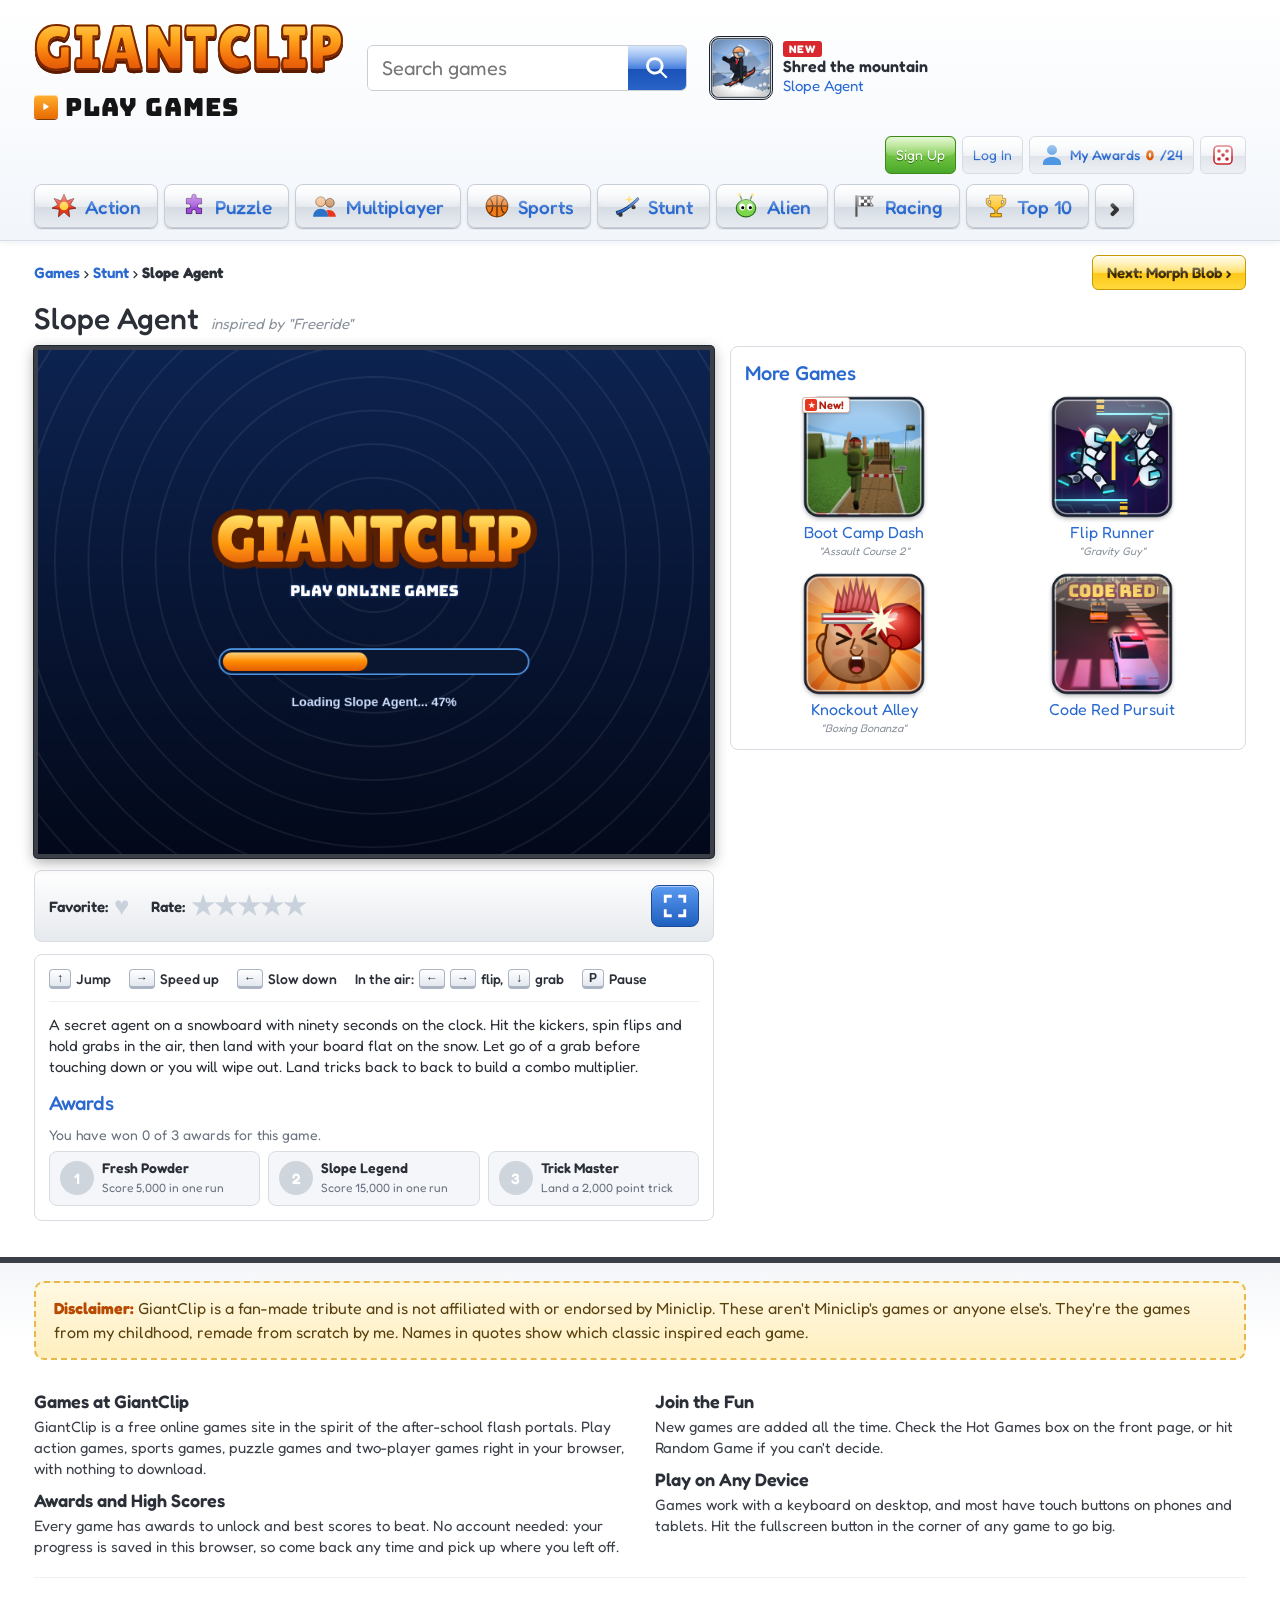
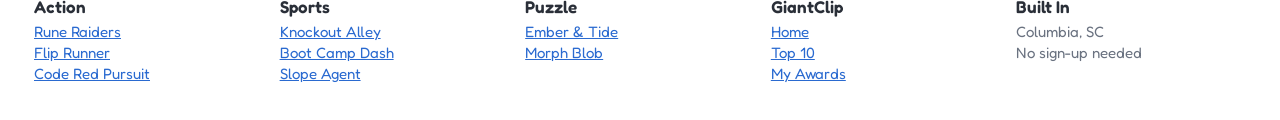
<file: games/slope-agent/index.html>
<!doctype html>
<html lang="en">
<head>
<meta charset="utf-8">
<meta name="viewport" content="width=device-width, initial-scale=1, viewport-fit=cover">
<title>Slope Agent | GiantClip</title>
<meta name="description" content="Free online games: boxing, temple puzzles, snowboarding, obstacle courses and more. No downloads.">
<link rel="preconnect" href="https://fonts.googleapis.com">
<link rel="stylesheet" href="https://fonts.googleapis.com/css2?family=Black+Ops+One&family=Bungee&family=Cinzel:wght@700;900&family=Metamorphous&family=Fredoka:wght@400;500;600;700&family=Lilita+One&family=Orbitron:wght@700&family=Pirata+One&display=swap">
<link rel="stylesheet" href="../../css/site.css">
</head>
<body data-game="slope-agent">
<svg class="sprite" aria-hidden="true">
  <symbol id="i-search" viewBox="0 0 24 24"><path fill-rule="evenodd" d="M10 2a8 8 0 016.3 12.9l5.4 5.4-1.4 1.4-5.4-5.4A8 8 0 1110 2zm0 2.5a5.5 5.5 0 100 11 5.5 5.5 0 000-11z"/></symbol>
  <symbol id="i-action" viewBox="0 0 24 24"><path fill="#e8361e" stroke="#7a1a08" stroke-width=".8" d="M12 1l2.6 6.3 6.6-2.2-3.6 5.9L23 14l-6.7 1.1.8 6.9-5.1-4.6L6.9 22l.8-6.9L1 14l5.4-3-3.6-5.9 6.6 2.2z"/><circle cx="12" cy="12" r="4" fill="#ffd23a"/></symbol>
  <symbol id="i-sports" viewBox="0 0 24 24"><circle cx="12" cy="12" r="10" fill="#f07a1a" stroke="#7a3a08"/><path d="M2 12h20M12 2v20M5 5c4 3 4 11 0 14M19 5c-4 3-4 11 0 14" stroke="#5a2a04" stroke-width="1.2" fill="none"/></symbol>
  <symbol id="i-racing" viewBox="0 0 24 24"><path fill="#555" d="M4 2h2v20H4z"/><path fill="#fff" stroke="#333" stroke-width=".8" d="M6.5 3h14l-3 4.5 3 4.5h-14z"/><path fill="#222" d="M9 3h3v3H9zm6 0h3v3h-3zm-3 3h3v3h-3zm-3 3h3v3H9zm6 0h3v3h-3z"/></symbol>
  <symbol id="i-multi" viewBox="0 0 24 24"><circle cx="8" cy="8" r="4.5" fill="#f0b47e" stroke="#7a4a1e" stroke-width=".8"/><circle cx="16.5" cy="9" r="4" fill="#c98a52" stroke="#5a3010" stroke-width=".8"/><path fill="#2c71c8" d="M1 22c0-4.5 3-7.5 7-7.5s7 3 7 7.5z"/><path fill="#e8361e" d="M15 22c0-2.4-.7-4.4-2-5.8.8-.3 1.7-.5 2.6-.5 3.5 0 6.4 2.6 6.4 6.3z"/></symbol>
  <symbol id="i-puzzle" viewBox="0 0 24 24"><path fill="#a04ad8" stroke="#4a1a6a" stroke-width=".8" d="M10 3a2 2 0 014 0v2h5v5h-2a2 2 0 000 4h2v5h-5v-2a2 2 0 00-4 0v2H5v-5h2a2 2 0 000-4H5V5h5z"/></symbol>
  <symbol id="i-stunt" viewBox="0 0 24 24"><path fill="#2f6fd0" stroke="#0d2350" stroke-width=".8" d="M2 17c6-1 13-6 20-13l1 2C16 13 9 18 3 20z"/><circle cx="6" cy="20" r="2" fill="#333"/><circle cx="18" cy="13" r="2" fill="#333"/><path fill="#ffd23a" d="M14 2l1 3 3 1-3 1-1 3-1-3-3-1 3-1z"/></symbol>
  <symbol id="i-alien" viewBox="0 0 24 24"><ellipse cx="12" cy="14" rx="9" ry="8" fill="#7ad84a" stroke="#2a6a1a"/><ellipse cx="8.5" cy="13" rx="2.6" ry="3.2" fill="#fff"/><ellipse cx="15.5" cy="13" rx="2.6" ry="3.2" fill="#fff"/><circle cx="9" cy="13.5" r="1.4"/><circle cx="16" cy="13.5" r="1.4"/><path d="M8 6L6 1M16 6l2-5" stroke="#2a6a1a" stroke-width="1.4"/><circle cx="6" cy="1.5" r="1.4" fill="#ffd23a"/><circle cx="18" cy="1.5" r="1.4" fill="#ffd23a"/></symbol>
  <symbol id="i-top" viewBox="0 0 24 24"><path fill="#ffc21a" stroke="#8a5a00" stroke-width=".8" d="M6 2h12v3h3v3a5 5 0 01-5 5h-.3A6 6 0 0113 15.9V19h4v3H7v-3h4v-3.1A6 6 0 018.3 13H8a5 5 0 01-5-5V5h3zM5 7v1a3 3 0 002 2.8V7zm14 0h-2v3.8A3 3 0 0019 8z"/></symbol>
  <symbol id="i-star" viewBox="0 0 24 24"><path fill="#ffc21a" stroke="#b07a00" d="M12 2l3 6.6 7 .8-5.2 4.8 1.4 7L12 17.6 5.8 21.2l1.4-7L2 9.4l7-.8z"/></symbol>
  <symbol id="i-user" viewBox="0 0 24 24"><path fill="#4f97e3" d="M12 2a5 5 0 110 10 5 5 0 010-10zm0 12c5 0 9 2.5 9 6v2H3v-2c0-3.5 4-6 9-6z"/></symbol>
  <symbol id="i-dice" viewBox="0 0 24 24"><rect x="3" y="3" width="18" height="18" rx="4" fill="#fff" stroke="#c8282e" stroke-width="1.6"/><circle cx="8" cy="8" r="1.8" fill="#c8282e"/><circle cx="16" cy="16" r="1.8" fill="#c8282e"/><circle cx="12" cy="12" r="1.8" fill="#c8282e"/><circle cx="16" cy="8" r="1.8" fill="#c8282e"/><circle cx="8" cy="16" r="1.8" fill="#c8282e"/></symbol>
  <symbol id="i-full" viewBox="0 0 24 24"><path d="M3 9V3h6M15 3h6v6M21 15v6h-6M9 21H3v-6"/></symbol>
</svg>
<header class="mast"><div class="wrap mast-in">
  <a class="logo" href="../../index.html"><b>GIANTCLIP</b><span><i>▶</i>PLAY GAMES</span></a>
  <form class="searchbox" role="search" data-home="../../index.html">
    <input id="q" type="search" placeholder="Search games" aria-label="Search games">
    <button type="submit" aria-label="Search"><svg class="i"><use href="#i-search"/></svg></button>
  </form>
  <a class="mini-promo" href="../../games/slope-agent/index.html">
    <img src="../../assets/icons/sq-slope.png" alt="" width="64" height="64">
    <span><em>NEW</em><b>Shred the mountain</b><u>Slope Agent</u></span>
  </a>
  <div class="mast-links">
    <button type="button" class="mbtn signup" data-incoming>Sign Up</button><button type="button" class="mbtn" data-incoming>Log In</button>
    <a class="mbtn" href="../../index.html#awards"><svg class="i"><use href="#i-user"/></svg>My Awards <b class="award-total">0</b>/24</a>
    <a class="mbtn random" href="#" data-root="../../" title="Random game"><svg class="i"><use href="#i-dice"/></svg></a>
  </div>
</div>
<nav class="wrap pills" aria-label="Categories"><a class="pill" href="../../index.html#action"><svg class="i"><use href="#i-action"/></svg>Action</a><a class="pill" href="../../index.html#puzzle"><svg class="i"><use href="#i-puzzle"/></svg>Puzzle</a><a class="pill" href="../../index.html#multiplayer"><svg class="i"><use href="#i-multi"/></svg>Multiplayer</a><a class="pill" href="../../index.html#sports"><svg class="i"><use href="#i-sports"/></svg>Sports</a><a class="pill" href="../../index.html#stunt"><svg class="i"><use href="#i-stunt"/></svg>Stunt</a><a class="pill" href="../../index.html#alien"><svg class="i"><use href="#i-alien"/></svg>Alien</a><a class="pill" href="../../index.html#racing"><svg class="i"><use href="#i-racing"/></svg>Racing</a><a class="pill" href="../../index.html#top"><svg class="i"><use href="#i-top"/></svg>Top 10</a><a class="pill arrow random" href="#" data-root="../../" aria-label="Random game">›</a></nav>
</header>
<main class="wrap gamewrap">
  <div class="crumbs">
    <nav aria-label="Breadcrumb"><a href="../../index.html">Games</a> › <a href="../../index.html#stunt">Stunt</a> › <strong>Slope Agent</strong></nav>
    <a class="next" href="../morph-blob/index.html">Next: Morph Blob ›</a>
  </div>
  <h1 class="gtitle">Slope Agent <small>inspired by "Freeride"</small></h1>
  <div class="gamepage">
    <div class="stage">
      <div class="frame"><canvas id="sa" width="800" height="600" tabindex="0" aria-label="Slope Agent game"></canvas></div>
      <div class="pad" aria-label="Touch controls">
        <div><button type="button" class="alt" data-pad="l" aria-label="Slow down or spin back">◀</button><button type="button" class="alt" data-pad="r" aria-label="Speed up or spin forward">▶</button></div>
        <div><button type="button" data-pad="d">GRAB</button><button type="button" data-pad="u">JUMP</button></div>
      </div>
      <div class="box toolbar">
        <div class="grp">Favorite: <button type="button" class="fav" aria-pressed="false">♥</button></div>
        <div class="grp">Rate: <span class="rate"><button type="button" aria-label="1 star">★</button><button type="button" aria-label="2 stars">★</button><button type="button" aria-label="3 stars">★</button><button type="button" aria-label="4 stars">★</button><button type="button" aria-label="5 stars">★</button></span></div>
        <button type="button" class="fs" aria-label="Fullscreen" title="Fullscreen"><svg><use href="#i-full"/></svg></button>
      </div>
      <section class="box">
        <div class="controls"><span><kbd>↑</kbd> Jump</span><span><kbd>→</kbd> Speed up</span><span><kbd>←</kbd> Slow down</span><span>In the air: <kbd>←</kbd><kbd>→</kbd> flip, <kbd>↓</kbd> grab</span><span><kbd>P</kbd> Pause</span></div>
        <p class="desc">A secret agent on a snowboard with ninety seconds on the clock. Hit the kickers, spin flips and hold grabs in the air, then land with your board flat on the snow. Let go of a grab before touching down or you will wipe out. Land tricks back to back to build a combo multiplier.</p>
        <h2>Awards</h2>
        <p class="award-count">You have won 0 of 3 awards for this game.</p>
        <div class="awards"><div class="award" data-award="sa-5k"><i>1</i><span><b>Fresh Powder</b><small>Score 5,000 in one run</small></span></div><div class="award" data-award="sa-15k"><i>2</i><span><b>Slope Legend</b><small>Score 15,000 in one run</small></span></div><div class="award" data-award="sa-trick"><i>3</i><span><b>Trick Master</b><small>Land a 2,000 point trick</small></span></div></div>
      </section>
    </div>
    <aside class="side">
      <section class="box"><h2>More Games</h2><div class="rel"><a class="gi " href="../../games/boot-camp-dash/index.html" data-name="Boot Camp Dash Sports"><i class="newtag">New!</i><img src="../../assets/icons/sq-bootcamp.png" alt="" width="104" height="104" loading="lazy"><span>Boot Camp Dash</span><small class="orig">"Assault Course 2"</small></a><a class="gi " href="../../games/flip-runner/index.html" data-name="Flip Runner Action"><img src="../../assets/icons/sq-flip.png" alt="" width="104" height="104" loading="lazy"><span>Flip Runner</span><small class="orig">"Gravity Guy"</small></a><a class="gi " href="../../games/knockout-alley/index.html" data-name="Knockout Alley Sports"><img src="../../assets/icons/sq-knockout.png" alt="" width="104" height="104" loading="lazy"><span>Knockout Alley</span><small class="orig">"Boxing Bonanza"</small></a><a class="gi " href="../../games/code-red-pursuit/index.html" data-name="Code Red Pursuit Racing"><img src="../../assets/icons/sq-pursuit.png" alt="" width="104" height="104" loading="lazy"><span>Code Red Pursuit</span></a></div></section>
      
    </aside>
  </div>
</main>
<footer class="foot"><div class="wrap">
  <div class="disclaimer"><b>Disclaimer:</b> GiantClip is a fan-made tribute and is not affiliated with or endorsed by Miniclip. These aren't Miniclip's games or anyone else's. They're the games from my childhood, remade from scratch by me. Names in quotes show which classic inspired each game.</div>
  <div class="about">
    <section><h3>Games at GiantClip</h3><p>GiantClip is a free online games site in the spirit of the after-school flash portals. Play action games, sports games, puzzle games and two-player games right in your browser, with nothing to download.</p>
    <h3>Awards and High Scores</h3><p>Every game has awards to unlock and best scores to beat. No account needed: your progress is saved in this browser, so come back any time and pick up where you left off.</p></section>
    <section><h3>Join the Fun</h3><p>New games are added all the time. Check the Hot Games box on the front page, or hit Random Game if you can't decide.</p>
    <h3>Play on Any Device</h3><p>Games work with a keyboard on desktop, and most have touch buttons on phones and tablets. Hit the fullscreen button in the corner of any game to go big.</p></section>
  </div>
  <div class="cols">
    <div><h4>Action</h4><a href="../../games/rune-raiders/index.html">Rune Raiders</a><a href="../../games/flip-runner/index.html">Flip Runner</a><a href="../../games/code-red-pursuit/index.html">Code Red Pursuit</a></div>
    <div><h4>Sports</h4><a href="../../games/knockout-alley/index.html">Knockout Alley</a><a href="../../games/boot-camp-dash/index.html">Boot Camp Dash</a><a href="../../games/slope-agent/index.html">Slope Agent</a></div>
    <div><h4>Puzzle</h4><a href="../../games/ember-tide/index.html">Ember &amp; Tide</a><a href="../../games/morph-blob/index.html">Morph Blob</a></div>
    <div><h4>GiantClip</h4><a href="../../index.html">Home</a><a href="../../index.html#top">Top 10</a><a href="../../index.html#awards">My Awards</a></div>
    <div><h4>Built In</h4><span>Columbia, SC</span><span>No sign-up needed</span></div>
  </div>
</div></footer>
<script src="../../js/site.js"></script>
<script src="../../games/common/kit.js"></script>
<script src="game.js"></script>
</body>
</html>
</file>
<file: css/site.css>
/* GiantClip: 2013-era game portal. White page, grey pill nav, lime featured frame, glossy square icons. */
:root {
  --ink: #2a2f38;
  --muted: #6a7280;
  --link: #2a6ad0;
  --line: #d8dde3;
  --head-a: #ffffff;
  --head-b: #e6e9ed;
  --lime-a: #b8e04a;
  --lime-b: #7ab62a;
  --lime-edge: #6aa020;
  --orange: #ff8a00;
  --orange-lo: #e05a00;
  --blue-a: #4a90e8;
  --blue-b: #1f5fbf;
  --logo: "Lilita One", "Arial Black", Impact, sans-serif;
  --round: "Fredoka", "Trebuchet MS", Verdana, sans-serif;
  color-scheme: light;
}
* { box-sizing: border-box; }
body { margin: 0; background: #fff; color: var(--ink); font: 15px/1.4 var(--round); }
a { color: var(--link); text-decoration: none; }
a:hover { text-decoration: underline; }
img { max-width: 100%; display: block; }
[hidden] { display: none !important; }
.wrap { max-width: 1240px; margin: 0 auto; padding-left: max(14px, env(safe-area-inset-left, 0px)); padding-right: max(14px, env(safe-area-inset-right, 0px)); }
.sprite { position: absolute; width: 0; height: 0; overflow: hidden; }
svg.i { width: 24px; height: 24px; flex: none; }

/* ---------- header ---------- */
.mast { border-bottom: 1px solid #eef0f3; padding-bottom: 10px; }
.mast-in { display: flex; flex-wrap: wrap; align-items: center; gap: 12px 22px; padding-block: 12px 10px; }
.logo { display: inline-flex; flex-direction: column; line-height: .85; text-decoration: none !important; }
.logo b {
  font: 400 62px var(--logo); letter-spacing: 1px;
  background: linear-gradient(#ffe066 0%, #ffa21a 40%, #f06a0a 68%, #c8400a 100%);
  -webkit-background-clip: text; background-clip: text; color: transparent;
  -webkit-text-stroke: 2px #7a2600; filter: drop-shadow(0 3px 0 #5a1a00);
}
.logo span { display: flex; align-items: center; gap: 7px; margin-top: 7px; font: 400 25px "Bungee", Impact, sans-serif; color: #151515; letter-spacing: 1px; }
.logo span i { font-style: normal; display: grid; place-items: center; width: 24px; height: 24px; border-radius: 4px; font-size: 12px; color: #fff; background: linear-gradient(#ffb030, #e86a00); box-shadow: inset 0 1px 0 rgba(255,255,255,.5), 0 1px 0 #7a3a00; }
.searchbox { display: flex; flex: 1 1 260px; max-width: 400px; border: 1px solid #c9ced6; border-radius: 6px; box-shadow: inset 0 1px 3px rgba(0,0,0,.1); overflow: hidden; background: #fff; }
.searchbox input { flex: 1; min-width: 0; border: 0; font: 20px var(--round); padding: 10px 14px; color: var(--ink); }
.searchbox input:focus { outline: none; }
.searchbox:focus-within { border-color: var(--blue-a); }
.searchbox button { width: 58px; border: 0; cursor: pointer; display: grid; place-items: center; background: linear-gradient(#3a7ad8, #1a4aa8); }
.searchbox button svg.i { width: 26px; height: 26px; fill: #fff; }
.mini-promo { display: flex; align-items: center; gap: 10px; color: var(--ink); }
.mini-promo img { width: 64px; height: 64px; border-radius: 10px; border: 1px solid #1a2230; }
.mini-promo span { display: flex; flex-direction: column; line-height: 1.2; }
.mini-promo em { align-self: flex-start; font: 700 11px var(--round); font-style: normal; color: #fff; background: #d8282e; padding: 1px 6px; border-radius: 3px; letter-spacing: 1px; }
.mini-promo b { font-weight: 600; font-size: 16px; }
.mini-promo u { text-decoration: none; color: var(--link); }
.mast-links { margin-left: auto; display: flex; gap: 6px; }
.mbtn { display: inline-flex; align-items: center; gap: 6px; padding: 7px 12px; border: 1px solid var(--line); border-radius: 6px; background: linear-gradient(#fff, #eef1f4); color: var(--link); font-weight: 500; text-decoration: none !important; }
.mbtn:hover { border-color: #b9c2cc; }
.mbtn b { color: var(--orange-lo); }
.pills { display: flex; gap: 6px; overflow-x: auto; padding-bottom: 2px; scrollbar-width: none; }
.pill {
  display: inline-flex; align-items: center; gap: 8px; padding: 8px 16px; white-space: nowrap; border-radius: 6px;
  font: 500 19px var(--round); color: var(--link); text-decoration: none !important;
  background: linear-gradient(#ffffff, #e8ebef); border: 1px solid #d3d8de; box-shadow: 0 1px 0 #c3c8ce;
}
.pill svg.i { width: 26px; height: 26px; }
.pill:hover { background: linear-gradient(#ffffff, #dde4ec); }
.pill.arrow { font: 700 26px var(--round); color: #333; padding: 4px 14px; }

/* ---------- glossy square game icon ---------- */
.gi { position: relative; display: flex; flex-direction: column; align-items: center; gap: 4px; color: var(--link); font-size: 16px; line-height: 1.15; text-align: center; text-decoration: none !important; min-width: 0; }
.gi img { width: 100%; max-width: 124px; aspect-ratio: 1; height: auto; filter: drop-shadow(0 2px 2px rgba(0,0,0,.25)); transition: transform .12s; }
.gi:hover img { transform: translateY(-2px) scale(1.04); }
.gi:hover span { text-decoration: underline; }
.gi span { max-width: 100%; overflow: hidden; text-overflow: ellipsis; white-space: nowrap; }
.gi.soon { color: #98a0aa; }
.gi.soon img { filter: grayscale(.4) drop-shadow(0 2px 2px rgba(0,0,0,.2)); }
.newtag { position: absolute; top: 2px; left: 6px; z-index: 1; font: 600 11px var(--round); font-style: normal; color: #b02010; background: #fff; border: 1px solid #e0b0a0; border-radius: 3px; padding: 0 5px 0 16px; box-shadow: 0 1px 2px rgba(0,0,0,.2); }
.newtag::before { content: "★"; position: absolute; left: 2px; top: -1px; width: 12px; height: 12px; display: grid; place-items: center; color: #fff; font-size: 8px; background: #e8361e; border-radius: 2px; margin-top: 2px; }

/* ---------- homepage rows ---------- */
.home { display: flex; flex-direction: column; gap: 16px; padding-block: 16px 30px; }
.row1 { display: grid; grid-template-columns: minmax(0, 1fr) 300px; gap: 16px; align-items: stretch; }
.row2, .row3 { display: grid; grid-template-columns: repeat(4, minmax(0, 1fr)) 120px; gap: 14px; align-items: start; }
.row4 { display: grid; grid-template-columns: repeat(4, minmax(0, 1fr)); gap: 14px; align-items: start; }
@media (max-width: 1100px) { .row1 { grid-template-columns: 1fr; } .bigpromo { display: none; } .row2, .row3 { grid-template-columns: repeat(2, minmax(0, 1fr)); } .narrow { display: none !important; } .row4 { grid-template-columns: repeat(2, minmax(0, 1fr)); } }
@media (max-width: 620px) { .row2, .row3, .row4 { grid-template-columns: 1fr; } }

.frame-green {
  display: grid; grid-template-columns: minmax(0, 1.7fr) minmax(0, .55fr) minmax(0, 1fr); gap: 12px; padding: 14px;
  background: linear-gradient(#a8d63a, #86c02a); border-radius: 10px; border: 1px solid var(--lime-edge); box-shadow: inset 0 1px 0 rgba(255,255,255,.5);
}
@media (max-width: 820px) { .frame-green { grid-template-columns: 1fr; } }
.hero { position: relative; background: #000; border-radius: 4px; overflow: hidden; border: 4px solid #fff; box-shadow: 0 1px 3px rgba(0,0,0,.3); align-self: start; }
.hero img { width: 100%; height: auto; aspect-ratio: 620 / 460; }
.heroplay {
  position: absolute; left: 50%; bottom: 9%; transform: translateX(-50%); font: 400 clamp(20px, 3vw, 36px) "Pirata One", Georgia, serif; letter-spacing: 1px; color: #ffe066;
  padding: 2px 26px; border-radius: 6px; background: linear-gradient(#5a5a62, #26262c); border: 3px solid #c8b06a; text-shadow: 0 2px 0 #3a2a00; box-shadow: 0 4px 10px rgba(0,0,0,.5); text-decoration: none !important;
}
.heroplay:hover { filter: brightness(1.15); }
.dots { position: absolute; left: 50%; bottom: 8px; transform: translateX(-50%); display: flex; gap: 6px; }
.dots button { width: 12px; height: 12px; padding: 0; border-radius: 50%; border: 2px solid #fff; background: rgba(0,0,0,.35); cursor: pointer; }
.dots button[aria-current="true"] { background: #ffe066; }
.next-slide { position: absolute; right: -2px; top: 50%; transform: translateY(-50%); width: 26px; height: 50px; border: 0; border-radius: 6px 0 0 6px; background: rgba(42,106,208,.9); color: #fff; font-size: 14px; cursor: pointer; }
.col3, .grid6 { background: #fff; border-radius: 6px; padding: 12px 10px; box-shadow: 0 1px 2px rgba(0,0,0,.15); }
.col3 { display: flex; flex-direction: column; gap: 12px; justify-content: space-around; }
.grid6 { display: grid; grid-template-columns: repeat(2, minmax(0, 1fr)); gap: 12px 10px; align-content: space-around; }
@media (max-width: 820px) { .col3 { flex-direction: row; } .grid6 { grid-template-columns: repeat(3, minmax(0, 1fr)); } }
.bigpromo { display: block; border-radius: 6px; overflow: hidden; border: 1px solid #c3cad3; align-self: start; }
.bigpromo img { width: 100%; height: auto; aspect-ratio: 380 / 470; }

.card { background: #fff; border: 1px solid var(--line); border-radius: 8px; overflow: hidden; display: flex; flex-direction: column; min-width: 0; box-shadow: 0 1px 2px rgba(0,0,0,.05); }
.ch { margin: 0; display: flex; align-items: center; justify-content: center; gap: 8px; padding: 9px 10px; font: 500 22px var(--round); color: var(--link); background: linear-gradient(var(--head-a), var(--head-b)); border-bottom: 1px solid var(--line); box-shadow: inset 0 -2px 0 #f6f7f9; }
.ch svg.i { width: 30px; height: 30px; }
.grid4 { display: grid; grid-template-columns: repeat(2, minmax(0, 1fr)); gap: 14px 10px; padding: 16px 12px; }
.more { display: block; text-align: center; padding: 12px; border-top: 1px solid #eef0f3; font-size: 18px; }

.top10 { border: 1px solid var(--lime-edge); border-radius: 8px; overflow: hidden; background: #fff; }
.top10 h2 { margin: 0; text-align: center; font: 400 26px var(--round); color: #fff; padding: 8px; background: linear-gradient(var(--lime-a), var(--lime-b)); text-shadow: 0 1px 1px rgba(40,80,0,.5); }
.top10 ol { list-style: none; margin: 0; padding: 12px 14px; display: flex; flex-direction: column; gap: 6px; }
.top10 li { display: flex; align-items: center; gap: 10px; font-size: 17px; }
.top10 li i { font-style: normal; flex: none; width: 30px; height: 24px; display: grid; place-items: center; font: 600 15px var(--round); color: #fff; border-radius: 6px; background: linear-gradient(#5aa82a, #3a7a1a); }
.top10 li:first-child a { font-weight: 600; }
.top10 li.off { color: #98a0aa; }
.top10 li.off i { background: #c8ccd2; }

.narrow { display: flex; flex-direction: column; gap: 12px; align-items: center; }
.nh { width: 100%; display: grid; place-items: center; padding: 8px; border: 1px solid var(--line); border-radius: 8px; background: linear-gradient(var(--head-a), var(--head-b)); }
.nh svg.i { width: 34px; height: 34px; }
.gi.solo { width: 100%; }
.tri { align-self: stretch; font-size: 15px; padding-left: 16px; position: relative; }
.tri::before { content: "▶"; position: absolute; left: 0; top: 2px; font-size: 10px; color: var(--orange); }

.tallpromo { position: relative; display: block; border-radius: 8px; overflow: hidden; border: 1px solid #c3cad3; align-self: stretch; min-height: 300px; }
.tallpromo img { width: 100%; height: 100%; object-fit: cover; object-position: 50% 0; }
.greenplay { position: absolute; left: 50%; bottom: 18px; transform: translateX(-50%); font: 400 28px "Bungee", Impact, sans-serif; color: #fff; padding: 4px 22px; border-radius: 30px; background: linear-gradient(#a8e05a, #5aa82a 50%, #3a8a1a); border: 3px solid #e8ffd0; text-shadow: 0 2px 0 #1e5a10; box-shadow: 0 3px 6px rgba(0,0,0,.4); }
.stack2 { display: flex; flex-direction: column; gap: 14px; min-width: 0; }
.widepromo { display: block; border-radius: 8px; overflow: hidden; border: 1px solid #c3cad3; }
.widepromo img { width: 100%; height: auto; aspect-ratio: 760 / 150; }

.awardsbox { grid-column: span 2; }
@media (max-width: 620px) { .awardsbox { grid-column: auto; } }
.awardline { margin: 12px 14px 4px; color: var(--muted); }
.awardline b { color: var(--orange-lo); }
.awardlist { list-style: none; margin: 0; padding: 8px 14px 14px; display: grid; grid-template-columns: repeat(3, minmax(0, 1fr)); gap: 4px 12px; font-size: 14px; }
@media (max-width: 620px) { .awardlist { grid-template-columns: repeat(2, minmax(0, 1fr)); } }
.awardlist li { display: flex; align-items: center; gap: 5px; color: #98a0aa; }
.awardlist li::before { content: "★"; font-size: 15px; color: #d3d8de; }
.awardlist li.won { color: var(--ink); font-weight: 600; }
.awardlist li.won::before { color: #e8b400; }
.minelist { display: flex; flex-direction: column; gap: 8px; padding: 12px; }
.mini-game { display: flex; align-items: center; gap: 10px; font-size: 15px; }
.mini-game img { width: 44px; height: 44px; }

/* ---------- footer ---------- */
.foot { margin-top: 10px; border-top: 6px solid #3a3f48; background: #fff; }
.about { display: grid; grid-template-columns: 1fr 1fr; gap: 30px; padding-block: 20px; border-bottom: 1px solid #eef0f3; }
@media (max-width: 760px) { .about { grid-template-columns: 1fr; } }
.about h3 { margin: 10px 0 4px; font: 600 18px var(--round); }
.about p { margin: 0; color: #3a3f48; }
.cols { display: grid; grid-template-columns: repeat(5, minmax(0, 1fr)); gap: 16px; padding-block: 18px 36px; }
@media (max-width: 760px) { .cols { grid-template-columns: repeat(2, minmax(0, 1fr)); } }
.cols h4 { margin: 0 0 4px; font: 600 17px var(--round); }
.cols a, .cols span { display: block; text-decoration: underline; color: var(--link); font-size: 15px; }
.cols span { text-decoration: none; color: var(--muted); }

/* ---------- game page ---------- */
.gamewrap { padding-block: 14px 26px; }
.crumbs { display: flex; flex-wrap: wrap; align-items: center; justify-content: space-between; gap: 8px; font-size: 15px; margin-bottom: 10px; }
.crumbs nav a { font-weight: 600; }
.next { color: #3a2a00; font-weight: 600; text-decoration: none !important; padding: 6px 14px; border-radius: 6px; background: linear-gradient(#ffe98a, #ffcf2a); border: 1px solid #c79a00; box-shadow: inset 0 1px 0 rgba(255,255,255,.7); }
.gamepage { display: grid; grid-template-columns: minmax(0, 680px) minmax(0, 1fr); gap: 16px; align-items: start; }
@media (max-width: 980px) { .gamepage { grid-template-columns: 1fr; } }
.stage { display: flex; flex-direction: column; gap: 12px; min-width: 0; }
.frame { background: #000; border: 4px solid #3a3f48; border-radius: 4px; position: relative; box-shadow: 0 2px 6px rgba(0,0,0,.25); }
.frame canvas { display: block; width: 100%; height: auto; touch-action: none; }
.frame:fullscreen { display: flex; align-items: center; justify-content: center; border: 0; }
.frame:fullscreen canvas { width: auto; height: 100%; max-width: 100%; object-fit: contain; }
.box { background: #fff; border: 1px solid var(--line); border-radius: 8px; padding: 14px; }
.box h2 { font: 500 20px var(--round); margin: 0 0 10px; color: var(--link); }
.toolbar { display: flex; flex-wrap: wrap; align-items: center; gap: 8px 22px; background: linear-gradient(var(--head-a), var(--head-b)); }
.toolbar .grp { display: flex; align-items: center; gap: 6px; font-weight: 600; }
.fav, .rate button { font: inherit; background: none; border: 0; cursor: pointer; padding: 0; line-height: 1; font-size: 26px; color: #c9d1dd; }
.fav[aria-pressed="true"] { color: #e83a3a; }
.rate button.on { color: #ffbf1a; text-shadow: 0 1px 0 #c98a00; }
.fav:focus-visible, .rate button:focus-visible { outline: 2px solid var(--blue-a); border-radius: 4px; }
.fs { margin-left: auto; display: grid; place-items: center; width: 48px; height: 42px; border-radius: 8px; cursor: pointer; background: linear-gradient(#5a9af0, #1f5fbf); border: 1px solid #1a4a98; box-shadow: inset 0 1px 0 rgba(255,255,255,.5); }
.fs svg { width: 26px; height: 26px; fill: none; stroke: #fff; stroke-width: 2.6; }
.fs:focus-visible { outline: 3px solid var(--orange); }
.controls { display: flex; flex-wrap: wrap; gap: 8px 18px; padding-bottom: 12px; border-bottom: 1px solid #eef0f3; margin-bottom: 12px; }
.controls span { display: inline-flex; align-items: center; gap: 5px; font-weight: 500; font-size: 14px; }
kbd { font: 600 12px Verdana, sans-serif; background: linear-gradient(#fff, #e3e8ef); border: 1px solid #aab4c3; border-bottom-width: 3px; border-radius: 4px; padding: 1px 6px; color: var(--ink); min-width: 22px; text-align: center; }
.desc { margin: 0 0 14px; }
.awards { display: grid; grid-template-columns: repeat(auto-fit, minmax(170px, 1fr)); gap: 8px; margin-top: 6px; }
.award { display: flex; gap: 8px; align-items: center; padding: 8px 10px; border-radius: 8px; background: #f4f6f9; border: 1px solid var(--line); }
.award i { font-style: normal; width: 34px; height: 34px; border-radius: 50%; display: grid; place-items: center; font-weight: 600; background: #cfd5dd; color: #fff; flex: none; }
.award.won i { background: radial-gradient(circle at 35% 30%, #fff1a6, #e8b400 70%, #b78a00); color: #6a4a00; }
.award b { display: block; font-size: 14px; line-height: 1.2; font-weight: 600; }
.award small { color: var(--muted); font-size: 12px; }
.award-count { color: var(--muted); font-size: 14px; margin: 0; }
.side { display: flex; flex-direction: column; gap: 14px; }
.rel { display: grid; grid-template-columns: repeat(2, minmax(0, 1fr)); gap: 14px 10px; }
@media (max-width: 980px) { .rel { grid-template-columns: repeat(4, minmax(0, 1fr)); } }
.promo { display: block; border: 1px solid #c3cad3; border-radius: 8px; overflow: hidden; }
.promo img { width: 100%; height: auto; }

.pad { display: none; flex-wrap: wrap; justify-content: space-between; gap: 10px; user-select: none; -webkit-user-select: none; }
.pad div { display: flex; gap: 8px; flex-wrap: wrap; }
.pad button { min-width: 58px; height: 54px; padding: 0 10px; font: 400 15px "Bungee", Impact, sans-serif; color: #fff; background: linear-gradient(#ffc061, var(--orange) 50%, var(--orange-lo)); border: 1px solid #b54a00; border-radius: 10px; touch-action: none; }
.pad button.alt { background: linear-gradient(var(--blue-a), var(--blue-b)); border-color: #1a4a98; }
.pad button.on { filter: brightness(.8); }
@media (pointer: coarse) { .pad { display: flex; } }

/* original-name tags, disclaimer, sign-in, incoming modal */
.gi small.orig { display: block; max-width: 100%; font-size: 11px; line-height: 1.15; color: #8a929c; font-style: italic; white-space: normal; }
.top10 li small.orig { margin-left: auto; font-size: 11px; color: #8a929c; font-style: italic; text-align: right; line-height: 1.1; max-width: 45%; }
.gtitle { margin: 0 0 10px; font: 500 30px var(--round); color: var(--ink); display: flex; flex-wrap: wrap; align-items: baseline; gap: 4px 12px; }
.gtitle small { font-size: 15px; font-style: italic; color: #8a929c; font-weight: 400; }
.disclaimer { margin: 18px 0 0; padding: 14px 18px; border-radius: 10px; background: linear-gradient(#fff8e2, #ffefc0); border: 2px dashed #e8b84a; color: #5a4210; font-size: 16px; line-height: 1.45; }
.disclaimer b { color: #b84a00; }
button.mbtn { font: inherit; cursor: pointer; }
.mbtn.signup { color: #fff; border-color: #3a8a1a; background: linear-gradient(#9ae05a, #4aa82a); text-shadow: 0 1px 0 #2a6a10; }
.incoming { position: fixed; inset: 0; z-index: 50; display: grid; place-items: center; background: rgba(10,20,40,.55); padding: 16px; }
.incoming div { max-width: 380px; width: 100%; text-align: center; background: #fff; border-radius: 16px; border: 4px solid #ffb43a; padding: 26px 22px; box-shadow: 0 12px 40px rgba(0,0,0,.35); }
.incoming h3 { margin: 0 0 6px; font: 400 40px "Bungee", Impact, sans-serif; color: #ff8a00; -webkit-text-stroke: 1.5px #7a2a06; }
.incoming p { margin: 0 0 18px; color: var(--ink); font-size: 17px; }
.incoming button { font: 400 18px "Bungee", Impact, sans-serif; color: #fff; padding: 10px 28px; border-radius: 10px; border: 1px solid #b54a00; background: linear-gradient(#ffc061, #ff8a00 50%, #e05a00); cursor: pointer; }
.searchbox { max-width: 320px; }
.mast-links .mbtn { padding: 6px 10px; font-size: 14px; }
@media (max-width: 1220px) { .mini-promo { display: none; } }
.newtag { left: max(2px, calc(50% - 62px)); }

/* ---------- 2013 gloss: shiny highlights, glints and glow ---------- */
body { background: linear-gradient(#e9f1fa 0, #ffffff 220px) no-repeat, #fff; }
.mast { background: linear-gradient(#ffffff, #f2f6fb); border-bottom: 1px solid #d6dde6; box-shadow: 0 2px 6px rgba(30,60,110,.08); }
/* glint sweeping across the logo */
.logo { position: relative; }
.logo b { position: relative; }
.logo::after {
  content: ""; position: absolute; top: 0; left: 0; width: 100%; height: 64px; pointer-events: none;
  background: linear-gradient(105deg, transparent 40%, rgba(255,255,255,.85) 50%, transparent 60%) no-repeat;
  background-size: 250% 100%; background-position: 140% 0; mix-blend-mode: soft-light; animation: glint 4.5s ease-in-out infinite;
}
@keyframes glint { 0%, 55% { background-position: 140% 0; } 85%, 100% { background-position: -40% 0; } }
/* shared glossy top-half highlight */
.pill, .mbtn, .next, .searchbox button, .ch, .nh, .top10 h2, .signup, .play, .pausebtn { position: relative; overflow: hidden; }
.greenplay, .heroplay { overflow: hidden; }
.pill::after, .mbtn::after, .next::after, .greenplay::after, .heroplay::after, .searchbox button::after, .ch::after, .nh::after, .top10 h2::after, .play::after, .pausebtn::after {
  content: ""; position: absolute; left: 0; right: 0; top: 0; height: 52%; pointer-events: none; border-radius: inherit;
  background: linear-gradient(rgba(255,255,255,.75), rgba(255,255,255,.12));
}
.pill { border-radius: 8px; border-color: #c7ced7; box-shadow: 0 1px 0 #b9c0c8, 0 2px 4px rgba(0,0,0,.08); background: linear-gradient(#ffffff, #e2e7ed 52%, #d6dce4 53%, #e8ecf1); transition: box-shadow .15s, transform .1s; }
.pill:hover { box-shadow: 0 0 0 2px rgba(74,144,232,.35), 0 3px 8px rgba(42,106,208,.25); transform: translateY(-1px); background: linear-gradient(#ffffff, #e8f1fc 52%, #d4e4f8 53%, #e6f0fb); }
.mbtn { background: linear-gradient(#ffffff, #eef1f5 52%, #e0e5eb 53%, #eef1f4); }
.searchbox button { background: linear-gradient(#5a9af0, #2a6ad8 52%, #1a52b8 53%, #2a64c8); }
.ch { background: linear-gradient(#ffffff, #eef1f4 52%, #e2e6eb 53%, #eceff2); text-shadow: 0 1px 0 #fff; }
.top10 h2 { background: linear-gradient(#c8ec5a, #94cc32 52%, #7ab62a 53%, #8ac438); }
.greenplay { background: linear-gradient(#b8ec6a, #6ab83a 52%, #4a9a22 53%, #5aaa2a); }
.next { background: linear-gradient(#fff2a8, #ffd84a 52%, #ffc81a 53%, #ffd83a); }
/* the big lime frame gets the classic diagonal sheen and stripes */
.frame-green { position: relative; background:
  linear-gradient(rgba(255,255,255,.35), rgba(255,255,255,0) 40%),
  repeating-linear-gradient(135deg, rgba(255,255,255,.06) 0 14px, rgba(255,255,255,0) 14px 28px),
  linear-gradient(#b4e046, #86c02a 60%, #74ae20);
  box-shadow: inset 0 1px 0 rgba(255,255,255,.7), inset 0 -2px 0 rgba(0,0,0,.08), 0 2px 6px rgba(60,100,0,.25); }
.hero { box-shadow: 0 2px 8px rgba(0,0,0,.35); }
.hero::after { content: ""; position: absolute; inset: 0 0 55% 0; pointer-events: none; background: linear-gradient(rgba(255,255,255,.22), rgba(255,255,255,0)); }
/* game icons: lift and glow on hover, with a shine sweep */
.gi { isolation: isolate; }
.gi img { border-radius: 18px; }
.gi:hover img { filter: drop-shadow(0 0 6px rgba(255,170,30,.85)) drop-shadow(0 3px 3px rgba(0,0,0,.3)); }
.gi::before {
  content: ""; position: absolute; top: 0; left: 50%; transform: translateX(-50%); width: min(100%, 124px); aspect-ratio: 1; z-index: 2; pointer-events: none; border-radius: 18px;
  background: linear-gradient(115deg, transparent 35%, rgba(255,255,255,.55) 50%, transparent 65%) no-repeat; background-size: 300% 100%; background-position: 150% 0; opacity: 0;
}
.gi:hover::before { opacity: 1; animation: sweep .7s ease-out; background-position: -50% 0; }
@keyframes sweep { from { background-position: 150% 0; } to { background-position: -50% 0; } }
.card, .top10, .col3, .grid6 { box-shadow: 0 1px 0 rgba(255,255,255,.8) inset, 0 2px 6px rgba(20,40,80,.1); }
.frame { box-shadow: 0 0 0 1px #20242c, 0 4px 14px rgba(0,0,0,.35); }
.foot { border-top: 6px solid #3a3f48; background: linear-gradient(#f4f6f9, #ffffff 80px); }
@media (prefers-reduced-motion: reduce) { .logo::after, .gi:hover::before { animation: none; } }
</file>
